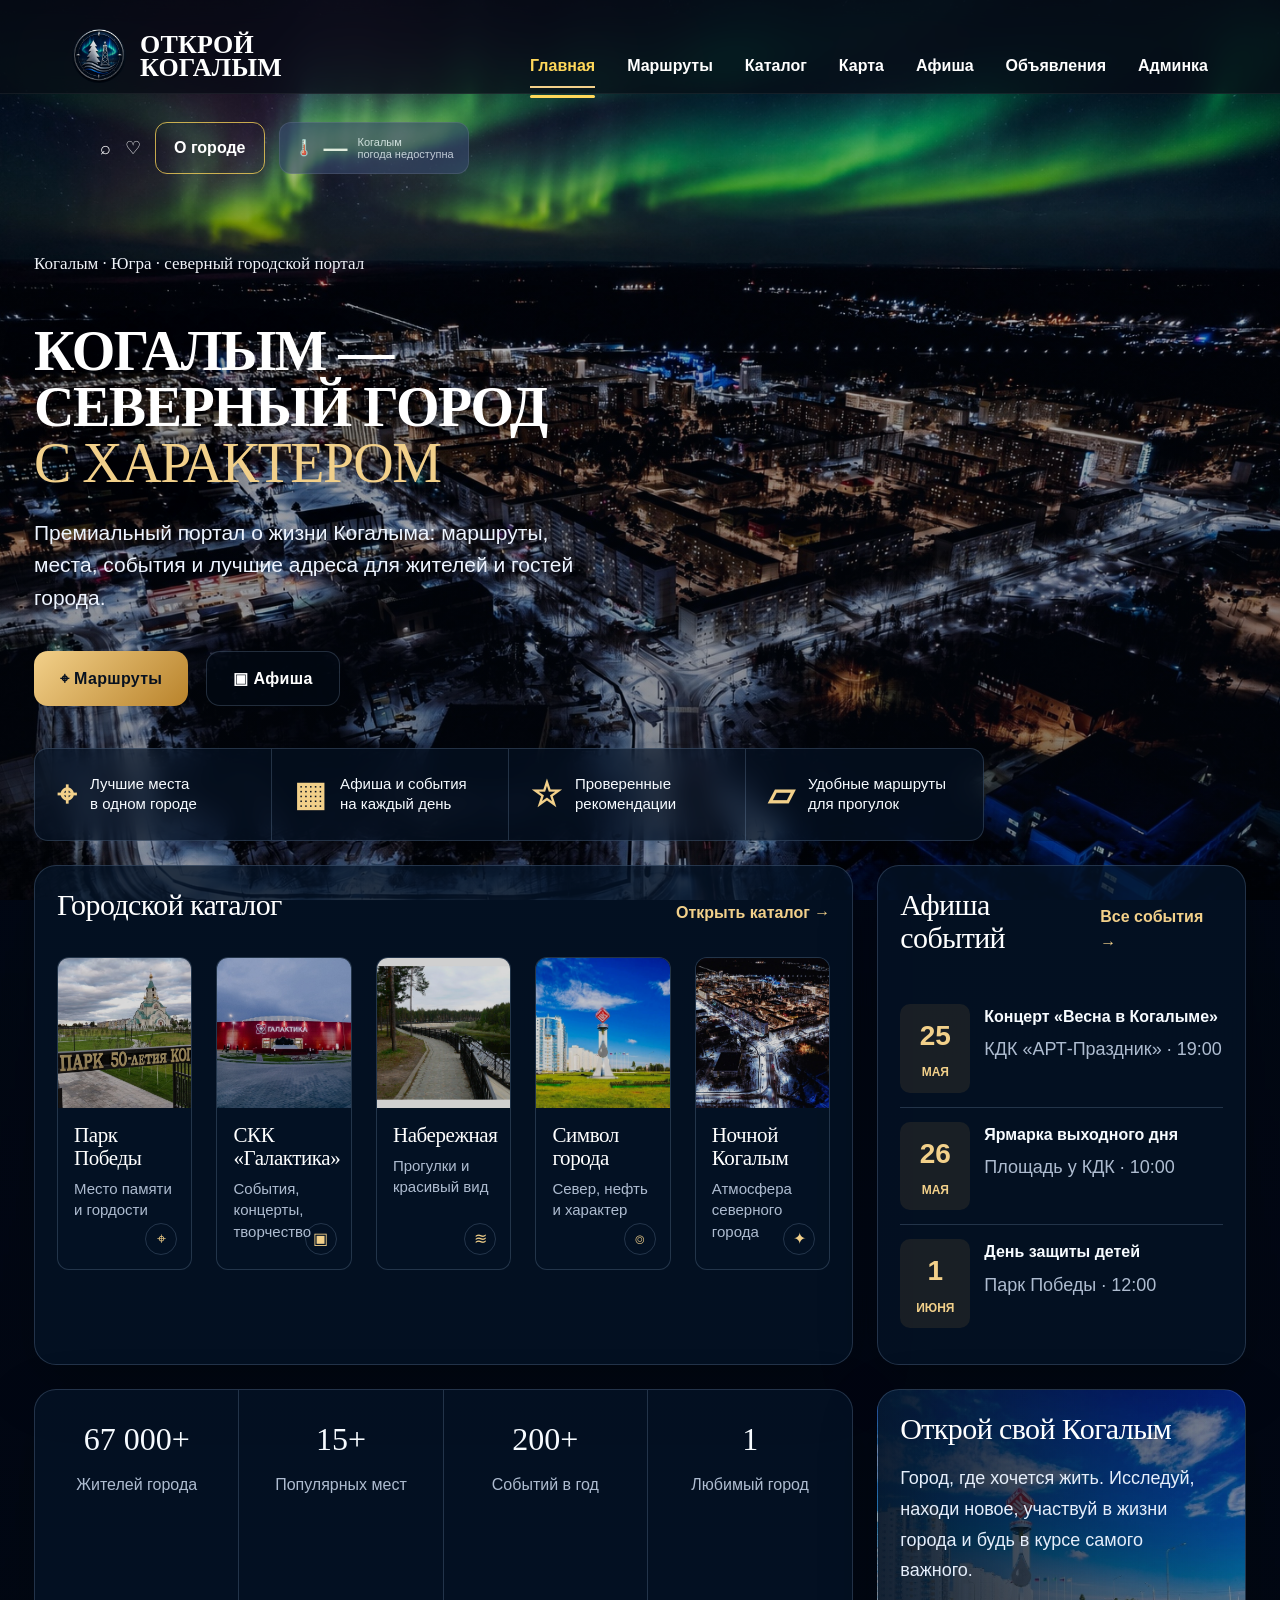
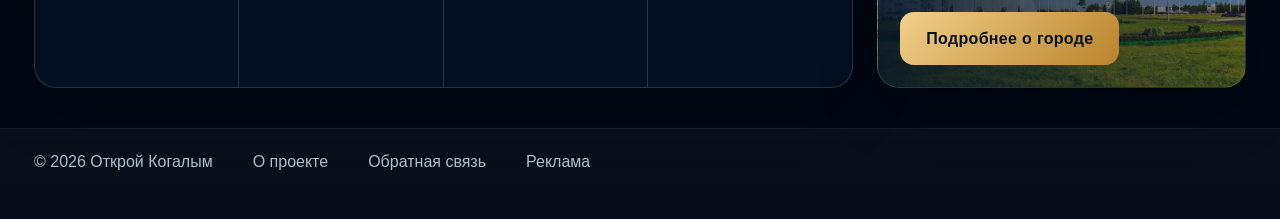
<file: index.html>
<!DOCTYPE html>
<html lang="ru">
<head>
  <meta charset="UTF-8" />
  <meta name="viewport" content="width=device-width, initial-scale=1.0" />
  <title>Открой Когалым</title>
  <link rel="stylesheet" href="style.css" />
</head>
<body>

<header class="header">
  <a class="brand" href="index.html">
    <img src="images/logo.png" alt="Открой Когалым">
    <span>ОТКРОЙ<br>КОГАЛЫМ</span>
  </a>

  <nav>
    <a class="active" href="index.html">Главная</a>
    <a href="routes.html">Маршруты</a>
    <a href="places.html">Каталог</a>
    <a href="map.html">Карта</a>
    <a href="events.html">Афиша</a>
    <a href="announcements.html">Объявления</a>
    <a href="admin.html">Админка</a>
  </nav>

  <div class="right-head">
    <span class="icon">⌕</span>
    <span class="icon">♡</span>
    <a class="about" href="about.html">О городе</a>
    <div class="weather weather--loading"><span>🌡️</span><b>…</b><small>Когалым<br>загрузка</small></div>
  </div>
</header>

<main>
  <section class="hero">
    <div class="hero-content">
      <p class="kicker">Когалым · Югра · северный городской портал</p>

      <h1>Когалым —<br>северный город<br><strong>с характером</strong></h1>

      <p class="lead">
        Премиальный портал о жизни Когалыма:
        маршруты, места, события и лучшие адреса
        для жителей и гостей города.
      </p>

      <div class="actions">
        <a class="btn gold" href="routes.html">⌖ Маршруты</a>
        <a class="btn dark" href="events.html">▣ Афиша</a>
      </div>

      <div class="features">
        <div><b>⌖</b><span>Лучшие места<br>в одном городе</span></div>
        <div><b>▦</b><span>Афиша и события<br>на каждый день</span></div>
        <div><b>☆</b><span>Проверенные<br>рекомендации</span></div>
        <div><b>▱</b><span>Удобные маршруты<br>для прогулок</span></div>
      </div>
    </div>
  </section>

  <section class="main-grid">
    <div class="places panel">
      <div class="section-head">
        <h2>Городской каталог</h2>
        <a href="places.html">Открыть каталог →</a>
      </div>

      <div class="cards">
        <article><img src="images/park.jpg"><h3>Парк Победы</h3><p>Место памяти и гордости</p><i>⌖</i></article>
        <article><img src="images/galaktika.jpg"><h3>СКК «Галактика»</h3><p>События, концерты, творчество</p><i>▣</i></article>
        <article><img src="images/embankment.jpg"><h3>Набережная</h3><p>Прогулки и красивый вид</p><i>≋</i></article>
        <article><img src="images/lukoil.webp"><h3>Символ города</h3><p>Север, нефть и характер</p><i>⌾</i></article>
        <article><img src="images/night.jpg"><h3>Ночной Когалым</h3><p>Атмосфера северного города</p><i>✦</i></article>
      </div>
    </div>

    <aside class="events panel">
      <div class="section-head">
        <h2>Афиша событий</h2>
        <a href="events.html">Все события →</a>
      </div>
      <div class="event"><time>25<small>МАЯ</small></time><div><b>Концерт «Весна в Когалыме»</b><p>КДК «АРТ-Праздник» · 19:00</p></div></div>
      <div class="event"><time>26<small>МАЯ</small></time><div><b>Ярмарка выходного дня</b><p>Площадь у КДК · 10:00</p></div></div>
      <div class="event"><time>1<small>ИЮНЯ</small></time><div><b>День защиты детей</b><p>Парк Победы · 12:00</p></div></div>
    </aside>

    <div class="stats panel">
      <div><b>67 000+</b><span>Жителей города</span></div>
      <div><b>15+</b><span>Популярных мест</span></div>
      <div><b>200+</b><span>Событий в год</span></div>
      <div><b>1</b><span>Любимый город</span></div>
    </div>

    <div class="city panel">
      <h2>Открой свой Когалым</h2>
      <p>Город, где хочется жить. Исследуй, находи новое, участвуй в жизни города и будь в курсе самого важного.</p>
      <a class="btn gold" href="about.html">Подробнее о городе</a>
    </div>
  </section>
</main>

<footer>
  <span>© 2026 Открой Когалым</span>
  <a href="about.html">О проекте</a>
  <a href="mailto:info@kogalym-portal.ru">Обратная связь</a>
  <a href="announcements.html">Реклама</a>
</footer>

<script src="weather.js"></script>
</body>
</html>
</file>
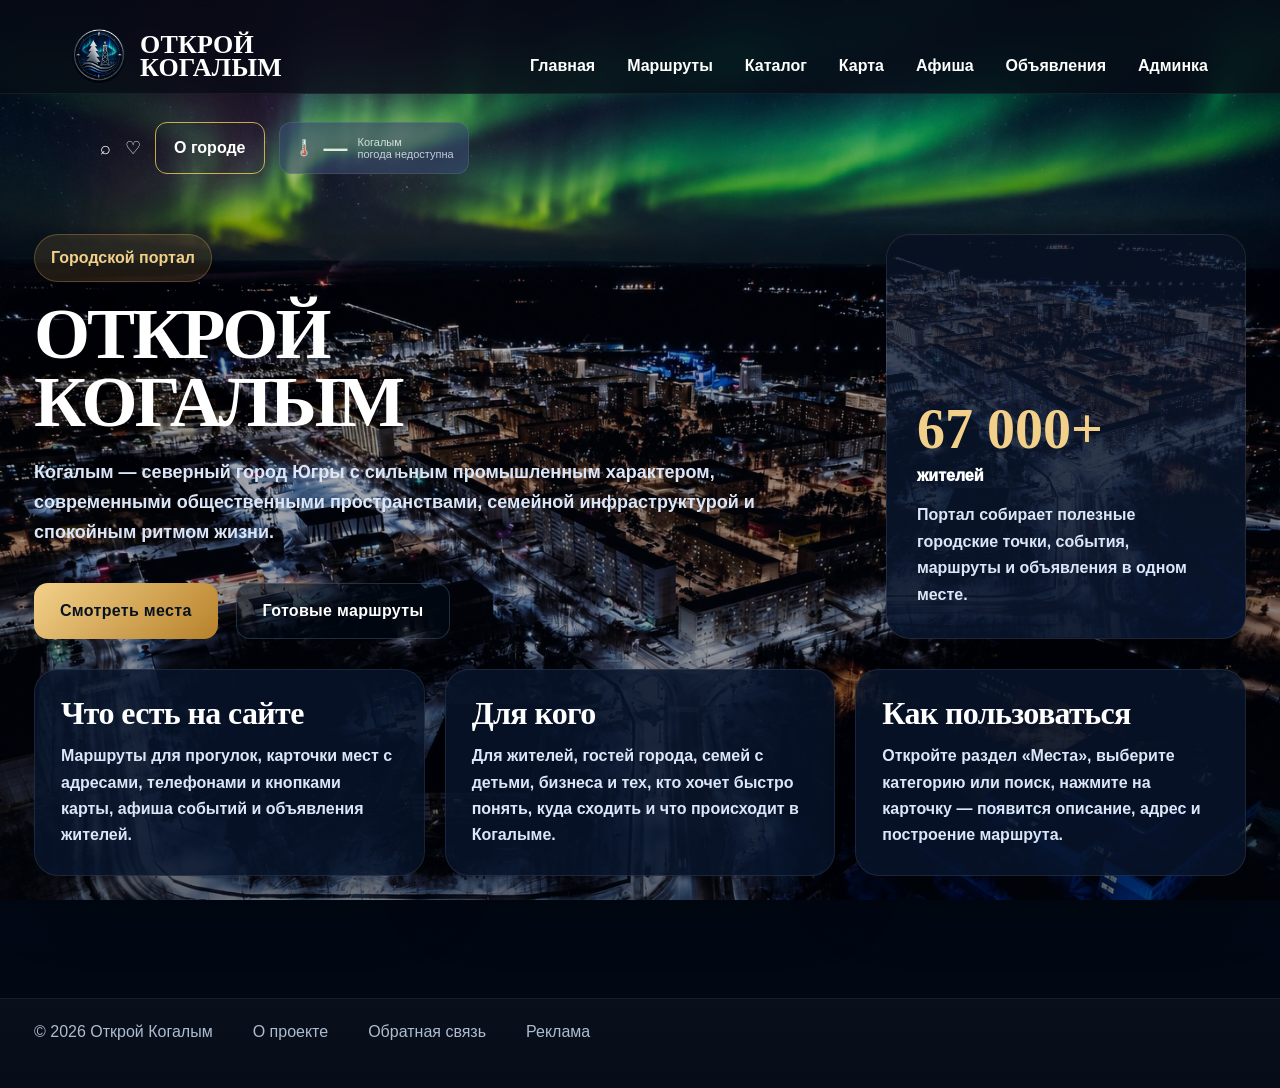
<file: about.html>
<!DOCTYPE html>
<html lang="ru">
<head>
  <meta charset="UTF-8">
  <meta name="viewport" content="width=device-width, initial-scale=1.0">
  <title>О городе — Открой Когалым</title>
  <link rel="stylesheet" href="style.css">
</head>
<body>
<header class="header">
  <a class="brand" href="index.html" aria-label="Открой Когалым">
    <img src="images/logo.png" alt="Открой Когалым">
    <span>ОТКРОЙ<br>КОГАЛЫМ</span>
  </a>
  <nav>
    <a href="index.html">Главная</a>
    <a href="routes.html">Маршруты</a>
    <a href="places.html">Каталог</a>
    <a href="map.html">Карта</a>
    <a href="events.html">Афиша</a>
    <a href="announcements.html">Объявления</a>
    <a href="admin.html">Админка</a>
  </nav>
  <div class="right-head">
    <span class="icon">⌕</span>
    <span class="icon">♡</span>
    <a class="about active" href="about.html">О городе</a>
    <div class="weather weather--loading"><span>🌡️</span><b>…</b><small>Когалым<br>загрузка</small></div>
  </div>
</header>

<main class="about-page page-shell">
  <section class="about-hero">
    <div>
      <span class="about-kicker">Городской портал</span>
      <h1>Открой<br>Когалым</h1>
      <p>Когалым — северный город Югры с сильным промышленным характером, современными общественными пространствами, семейной инфраструктурой и спокойным ритмом жизни.</p>
      <div class="actions">
        <a class="btn gold" href="places.html">Смотреть места</a>
        <a class="btn dark" href="routes.html">Готовые маршруты</a>
      </div>
    </div>
    <aside class="about-card">
      <b>67 000+</b>
      <span>жителей</span>
      <p>Портал собирает полезные городские точки, события, маршруты и объявления в одном месте.</p>
    </aside>
  </section>

  <section class="about-grid">
    <article>
      <h2>Что есть на сайте</h2>
      <p>Маршруты для прогулок, карточки мест с адресами, телефонами и кнопками карты, афиша событий и объявления жителей.</p>
    </article>
    <article>
      <h2>Для кого</h2>
      <p>Для жителей, гостей города, семей с детьми, бизнеса и тех, кто хочет быстро понять, куда сходить и что происходит в Когалыме.</p>
    </article>
    <article>
      <h2>Как пользоваться</h2>
      <p>Откройте раздел «Места», выберите категорию или поиск, нажмите на карточку — появится описание, адрес и построение маршрута.</p>
    </article>
  </section>
</main>

<footer>
  <span>© 2026 Открой Когалым</span>
  <a href="about.html">О проекте</a>
  <a href="mailto:info@kogalym-portal.ru">Обратная связь</a>
  <a href="announcements.html">Реклама</a>
</footer>
<script src="weather.js"></script>
</body>
</html>
</file>
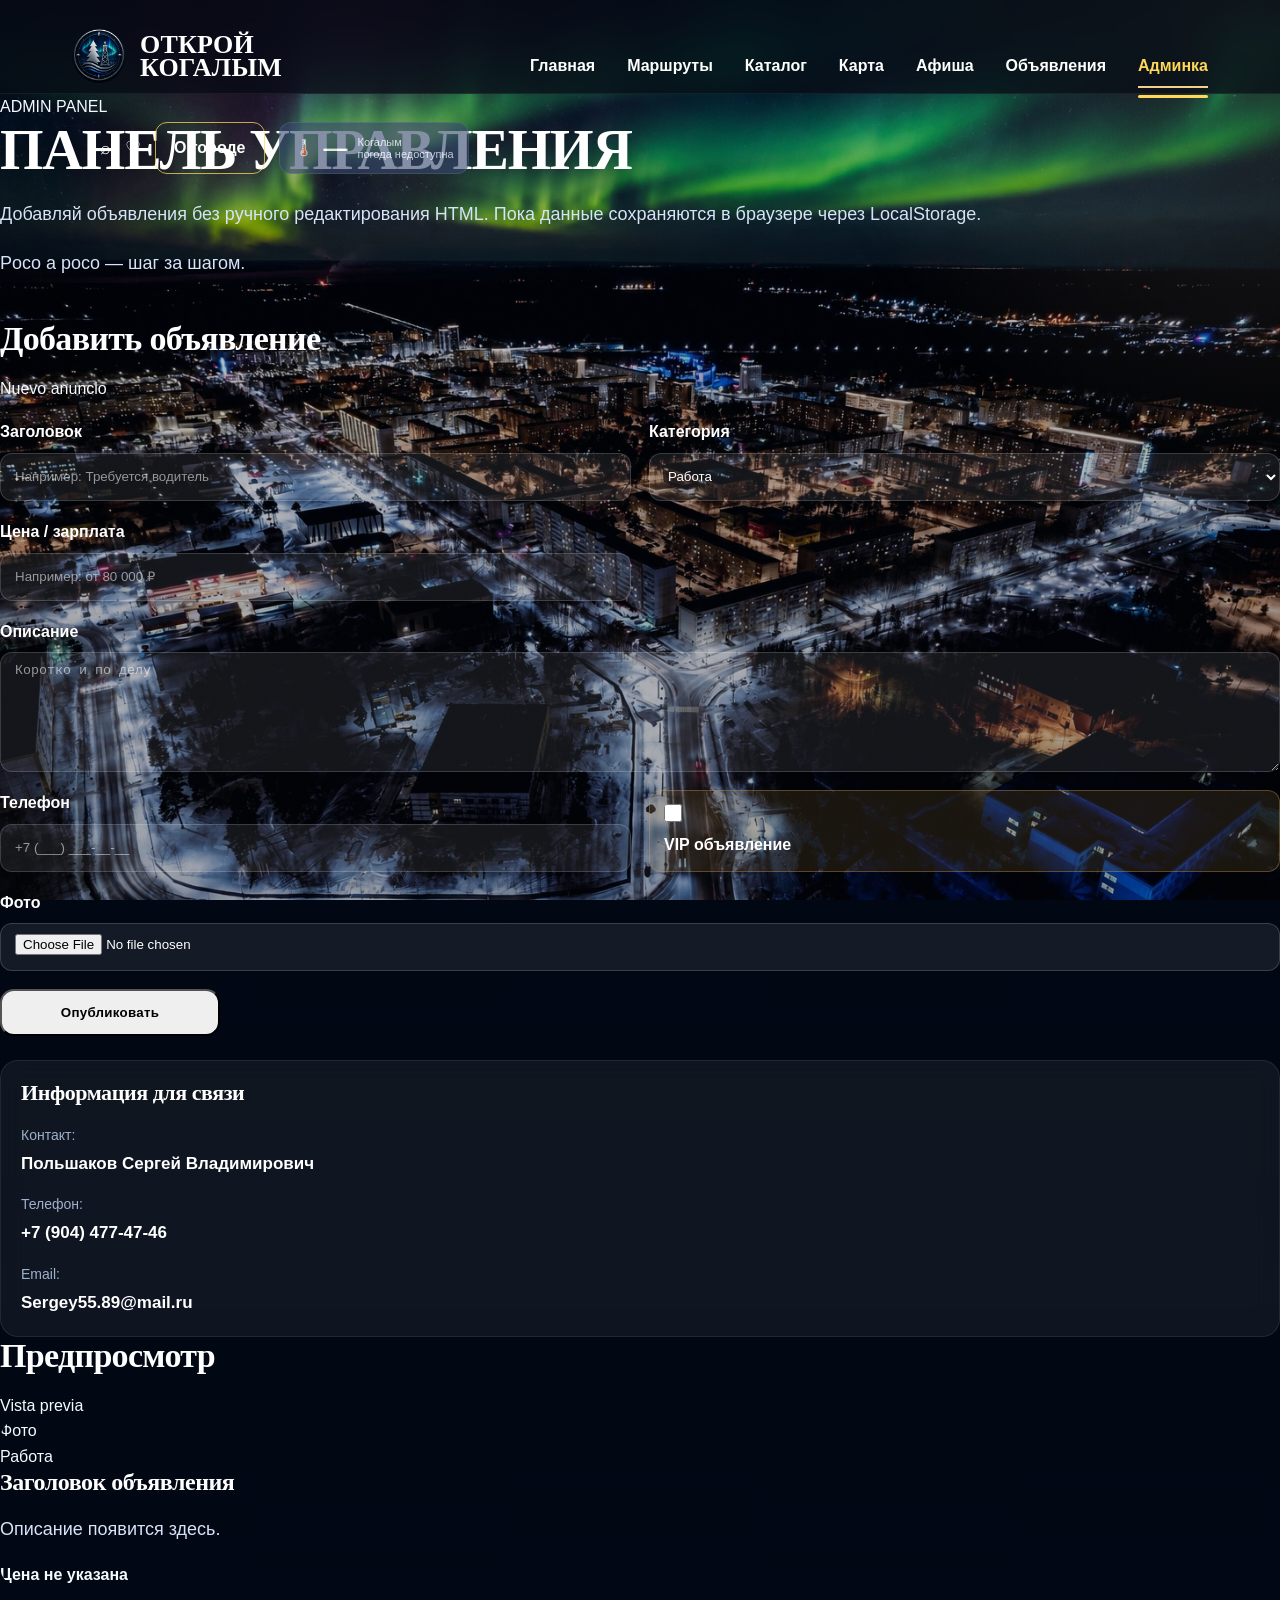
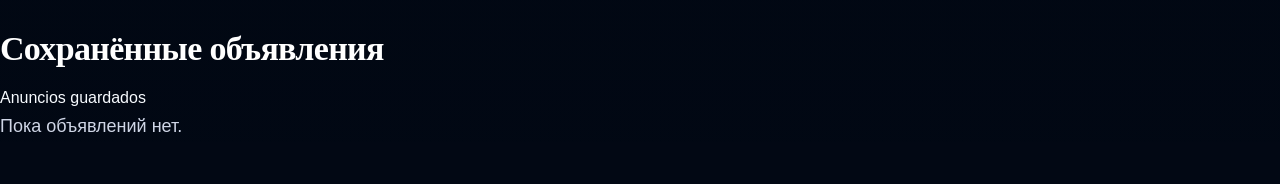
<file: admin.html>
<!DOCTYPE html>
<html lang="ru">
<head>
  <meta charset="UTF-8" />
  <meta name="viewport" content="width=device-width, initial-scale=1.0" />
  <title>Админка | Открой Когалым</title>
  <link rel="stylesheet" href="style.css" />
  <link rel="stylesheet" href="admin-patch-final.css" />
</head>
<body>
  <div class="page-bg"></div>

  <header class="header">
    <a class="brand" href="index.html" aria-label="Открой Когалым">
      <img src="images/logo.png" alt="Открой Когалым" />
      <span>ОТКРОЙ<br>КОГАЛЫМ</span>
    </a>

    <nav>
      <a href="index.html">Главная</a>
      <a href="routes.html">Маршруты</a>
      <a href="places.html">Каталог</a>
    <a href="map.html">Карта</a>
      <a href="events.html">Афиша</a>
      <a href="announcements.html">Объявления</a>
      <a class="active" href="admin.html">Админка</a>
    </nav>

    <div class="right-head">
      <span class="icon">⌕</span>
      <span class="icon">♡</span>
      <a class="about" href="about.html">О городе</a>
      <div class="weather weather--loading"><span>🌡️</span><b>…</b><small>Когалым<br>загрузка</small></div>
    </div>
  </header>

  <div class="admin-wrap">
    <main class="admin-page">
      <section class="admin-hero">
        <span class="admin-eyebrow">ADMIN PANEL</span>
        <h1>Панель управления</h1>
        <p>Добавляй объявления без ручного редактирования HTML. Пока данные сохраняются в браузере через LocalStorage.</p>
        <p class="es">Poco a poco — шаг за шагом.</p>
      </section>

      <section class="admin-grid">
        <form class="admin-card admin-form admin-form-fixed" id="adminForm">
          <div class="admin-card-head">
            <div>
              <h2>Добавить объявление</h2>
              <span>Nuevo anuncio</span>
            </div>
          </div>

          <label>
            Заголовок
            <input id="adTitle" type="text" placeholder="Например: Требуется водитель" required />
          </label>

          <label>
            Категория
            <select id="adCategory">
              <option value="Работа">Работа</option>
              <option value="Услуги">Услуги</option>
              <option value="Аренда">Аренда</option>
              <option value="Продажа">Продажа</option>
              <option value="Другое">Другое</option>
            </select>
          </label>

          <label>
            Цена / зарплата
            <input id="adPrice" type="text" placeholder="Например: от 80 000 ₽" />
          </label>

          <label>
            Описание
            <textarea id="adDescription" placeholder="Коротко и по делу" rows="5" required></textarea>
          </label>


          <label>
            Телефон
            <input id="adPhone" type="tel" placeholder="+7 (___) ___-__-__" />
          </label>

          <label class="admin-vip-row">
            <input id="adVip" type="checkbox" />
            <span>VIP объявление</span>
          </label>

          <label>
            Фото
            <input id="adPhoto" type="file" accept="image/*" />
          </label>

          <button class="admin-submit" type="submit">Опубликовать</button>
        </form>

<div class="contact-owner-box">
  <h3>Информация для связи</h3>

  <div class="contact-owner-item">
    <span>Контакт:</span>
    <strong>Польшаков Сергей Владимирович</strong>
  </div>

  <div class="contact-owner-item">
    <span>Телефон:</span>
    <a href="tel:+79044774746">+7 (904) 477-47-46</a>
  </div>

  <div class="contact-owner-item">
    <span>Email:</span>
    <a href="mailto:Sergey55.89@mail.ru">Sergey55.89@mail.ru</a>
  </div>
</div>


        <aside class="admin-card admin-preview">
          <div class="admin-card-head">
            <div>
              <h2>Предпросмотр</h2>
              <span>Vista previa</span>
            </div>
          </div>

          <article class="preview-card">
            <div class="preview-image" id="previewImage">Фото</div>
            <div class="preview-body">
              <span class="preview-category" id="previewCategory">Работа</span>
              <h3 id="previewTitle">Заголовок объявления</h3>
              <p id="previewDescription">Описание появится здесь.</p>
              <strong id="previewPrice">Цена не указана</strong>
            </div>
          </article>
        </aside>
      </section>

      <section class="admin-card saved-list">
        <div class="admin-card-head">
          <h2>Сохранённые объявления</h2>
          <span>Anuncios guardados</span>
        </div>
        <div id="savedAds" class="saved-ads"></div>
      </section>
    </main>
  </div>

  <script src="main.js"></script>
  <script src="admin-patch.js"></script>
<script src="weather.js"></script>
</body>
</html>
</file>
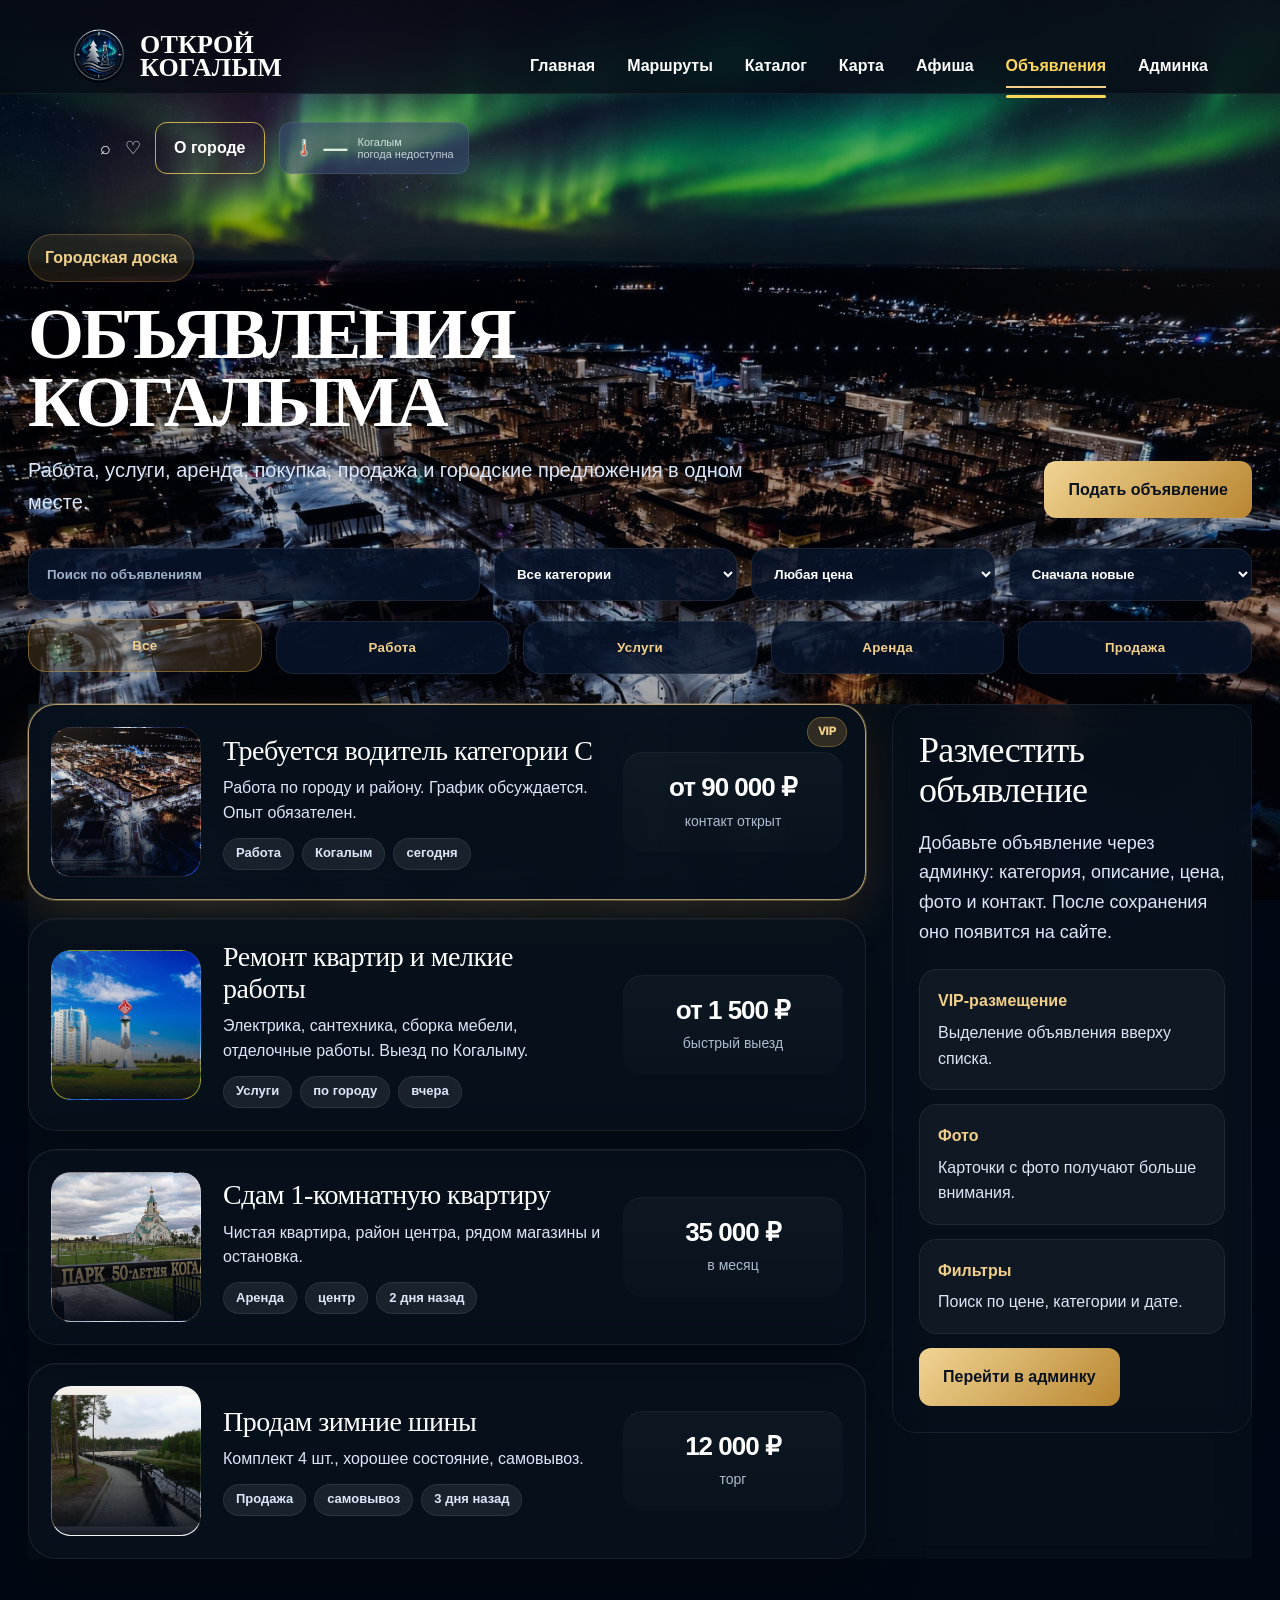
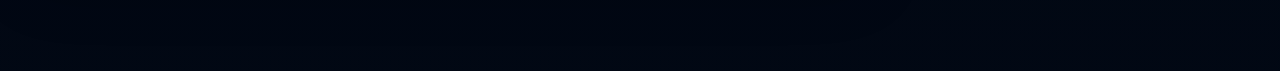
<file: announcements.html>
<!DOCTYPE html>
<html lang="ru">
<head>
  <meta charset="UTF-8">
  <meta name="viewport" content="width=device-width, initial-scale=1.0">
  <title>Объявления — Открой Когалым</title>
  <link rel="stylesheet" href="style.css?v=11">
</head>
<body>
<header class="header">
  <a class="brand" href="index.html" aria-label="Открой Когалым">
    <img src="images/logo.png" alt="Открой Когалым">
    <span>ОТКРОЙ<br>КОГАЛЫМ</span>
  </a>

  <nav>
    <a href="index.html">Главная</a>
    <a href="routes.html">Маршруты</a>
    <a href="places.html">Каталог</a>
    <a href="map.html">Карта</a>
    <a href="events.html">Афиша</a>
    <a class="active" href="announcements.html">Объявления</a>
    <a href="admin.html">Админка</a>
  </nav>

  <div class="right-head">
    <span class="icon">⌕</span>
    <span class="icon">♡</span>
    <a class="about" href="about.html">О городе</a>
    <div class="weather weather--loading"><span>🌡️</span><b>…</b><small>Когалым<br>загрузка</small></div>
  </div>
</header>

<main class="ann-page">
  <div class="ann-container">
    <div class="ann-badge">Городская доска</div>

    <section class="ann-top">
      <div>
        <h1>ОБЪЯВЛЕНИЯ<br>КОГАЛЫМА</h1>
        <p class="ann-lead">Работа, услуги, аренда, покупка, продажа и городские предложения в одном месте.</p>
      </div>
      <a class="ann-add-btn" href="admin.html">Подать объявление</a>
    </section>

    <section class="ann-search-panel" aria-label="Фильтры объявлений">
      <input id="searchInput" type="search" placeholder="Поиск по объявлениям" autocomplete="off">
      <select id="categorySelect">
        <option value="all">Все категории</option>
        <option value="work">Работа</option>
        <option value="service">Услуги</option>
        <option value="rent">Аренда</option>
        <option value="sale">Продажа</option>
        <option value="lost">Находки</option>
      </select>
      <select id="priceSelect" aria-label="Цена">
        <option value="all">Любая цена</option>
        <option value="5000">До 5 000 ₽</option>
        <option value="50000">До 50 000 ₽</option>
      </select>
      <select id="sortSelect" aria-label="Сортировка">
        <option value="new">Сначала новые</option>
        <option value="cheap">Сначала дешевые</option>
        <option value="vip">VIP сверху</option>
      </select>
    </section>

    <section class="ann-categories" aria-label="Категории">
      <button class="ann-cat active" type="button" data-filter="all">Все</button>
      <button class="ann-cat" type="button" data-filter="work">Работа</button>
      <button class="ann-cat" type="button" data-filter="service">Услуги</button>
      <button class="ann-cat" type="button" data-filter="rent">Аренда</button>
      <button class="ann-cat" type="button" data-filter="sale">Продажа</button>
    </section>

    <section class="ann-board">
      <div>
        <div class="ann-list" id="annList">
          <article class="ann-item vip" data-category="work" data-title="Требуется водитель категории C" data-description="Работа по городу и району. График обсуждается. Опыт обязателен." data-price="от 90 000 ₽" data-location="Когалым" data-date="сегодня" data-image="images/night.jpg">
            <div class="vip-label">VIP</div>
            <div class="ann-thumb" style="background-image:url('images/night.jpg')"></div>
            <div class="ann-item-body">
              <h2>Требуется водитель категории C</h2>
              <p>Работа по городу и району. График обсуждается. Опыт обязателен.</p>
              <div class="ann-meta"><span>Работа</span><span>Когалым</span><span>сегодня</span></div>
            </div>
            <div class="ann-price"><b>от 90 000 ₽</b><span>контакт открыт</span></div>
          </article>

          <article class="ann-item" data-category="service" data-title="Ремонт квартир и мелкие работы" data-description="Электрика, сантехника, сборка мебели, отделочные работы. Выезд по Когалыму." data-price="от 1 500 ₽" data-location="по городу" data-date="вчера" data-image="images/lukoil.webp">
            <div class="ann-thumb" style="background-image:url('images/lukoil.webp')"></div>
            <div class="ann-item-body">
              <h2>Ремонт квартир и мелкие работы</h2>
              <p>Электрика, сантехника, сборка мебели, отделочные работы. Выезд по Когалыму.</p>
              <div class="ann-meta"><span>Услуги</span><span>по городу</span><span>вчера</span></div>
            </div>
            <div class="ann-price"><b>от 1 500 ₽</b><span>быстрый выезд</span></div>
          </article>

          <article class="ann-item" data-category="rent" data-title="Сдам 1-комнатную квартиру" data-description="Чистая квартира, район центра, рядом магазины и остановка." data-price="35 000 ₽" data-location="центр" data-date="2 дня назад" data-image="images/park.jpg">
            <div class="ann-thumb" style="background-image:url('images/park.jpg')"></div>
            <div class="ann-item-body">
              <h2>Сдам 1-комнатную квартиру</h2>
              <p>Чистая квартира, район центра, рядом магазины и остановка.</p>
              <div class="ann-meta"><span>Аренда</span><span>центр</span><span>2 дня назад</span></div>
            </div>
            <div class="ann-price"><b>35 000 ₽</b><span>в месяц</span></div>
          </article>

          <article class="ann-item" data-category="sale" data-title="Продам зимние шины" data-description="Комплект 4 шт., хорошее состояние, самовывоз." data-price="12 000 ₽" data-location="самовывоз" data-date="3 дня назад" data-image="images/embankment.jpg">
            <div class="ann-thumb" style="background-image:url('images/embankment.jpg')"></div>
            <div class="ann-item-body">
              <h2>Продам зимние шины</h2>
              <p>Комплект 4 шт., хорошее состояние, самовывоз.</p>
              <div class="ann-meta"><span>Продажа</span><span>самовывоз</span><span>3 дня назад</span></div>
            </div>
            <div class="ann-price"><b>12 000 ₽</b><span>торг</span></div>
          </article>
        </div>

        <div class="ann-empty" id="empty">По этому фильтру объявлений пока нет.</div>
      </div>

      <aside class="ann-side">
        <h2>Разместить объявление</h2>
        <p>Добавьте объявление через админку: категория, описание, цена, фото и контакт. После сохранения оно появится на сайте.</p>
        <div class="ann-side-box"><b>VIP-размещение</b><span>Выделение объявления вверху списка.</span></div>
        <div class="ann-side-box"><b>Фото</b><span>Карточки с фото получают больше внимания.</span></div>
        <div class="ann-side-box"><b>Фильтры</b><span>Поиск по цене, категории и дате.</span></div>
        <a class="ann-add-btn" href="admin.html">Перейти в админку</a>
      </aside>
    </section>
  </div>
</main>

<div class="ad-modal" id="adModal" aria-hidden="true">
  <div class="ad-modal-box" role="dialog" aria-modal="true" aria-labelledby="adModalTitle">
    <button class="ad-close" id="adClose" type="button" aria-label="Закрыть">×</button>
    <div class="ad-modal-image" id="adModalImage"></div>
    <div class="ad-modal-content">
      <div class="ad-modal-category" id="adModalCategory">Объявление</div>
      <h2 id="adModalTitle"></h2>
      <p id="adModalDescription"></p>
      <div class="ad-modal-info">
        <div><span>Цена</span><b id="adModalPrice"></b></div>
        <div><span>Город</span><b id="adModalLocation"></b></div>
        <div><span>Дата</span><b id="adModalDate"></b></div>
        <div><span>Контакт</span><b>открыт</b></div>
      </div>
      <button class="ad-modal-phone" type="button">☎ Показать телефон</button>
    </div>
  </div>
</div>


<div class="submit-contact-modal" id="submitContactModal" aria-hidden="true">
  <div class="submit-contact-modal__box" role="dialog" aria-modal="true" aria-labelledby="submitContactTitle">
    <button class="submit-contact-modal__close" id="submitContactClose" type="button" aria-label="Закрыть">×</button>

    <div class="submit-contact-modal__badge">Подать объявление</div>

    <h2 id="submitContactTitle">Информация для связи</h2>

    <p class="submit-contact-modal__text">
      Чтобы разместить объявление, свяжитесь с администратором сайта.
    </p>

    <div class="submit-contact-modal__info">
      <div>
        <span>Контакт</span>
        <strong>Польшаков Сергей Владимирович</strong>
      </div>

      <div>
        <span>Телефон</span>
        <a href="tel:+79044774746">+7 (904) 477-47-46</a>
      </div>

      <div>
        <span>Email</span>
        <a href="mailto:Sergey55.89@mail.ru">Sergey55.89@mail.ru</a>
      </div>
    </div>

    <div class="submit-contact-modal__actions">
      <a class="submit-contact-modal__call" href="tel:+79044774746">Позвонить</a>
      <a class="submit-contact-modal__mail" href="mailto:Sergey55.89@mail.ru">Написать на Email</a>
    </div>
  </div>
</div>

<script src="announcements.js"></script>
<script src="contact-popup.js"></script>
<script src="weather.js"></script>
</body>
</html>
</file>
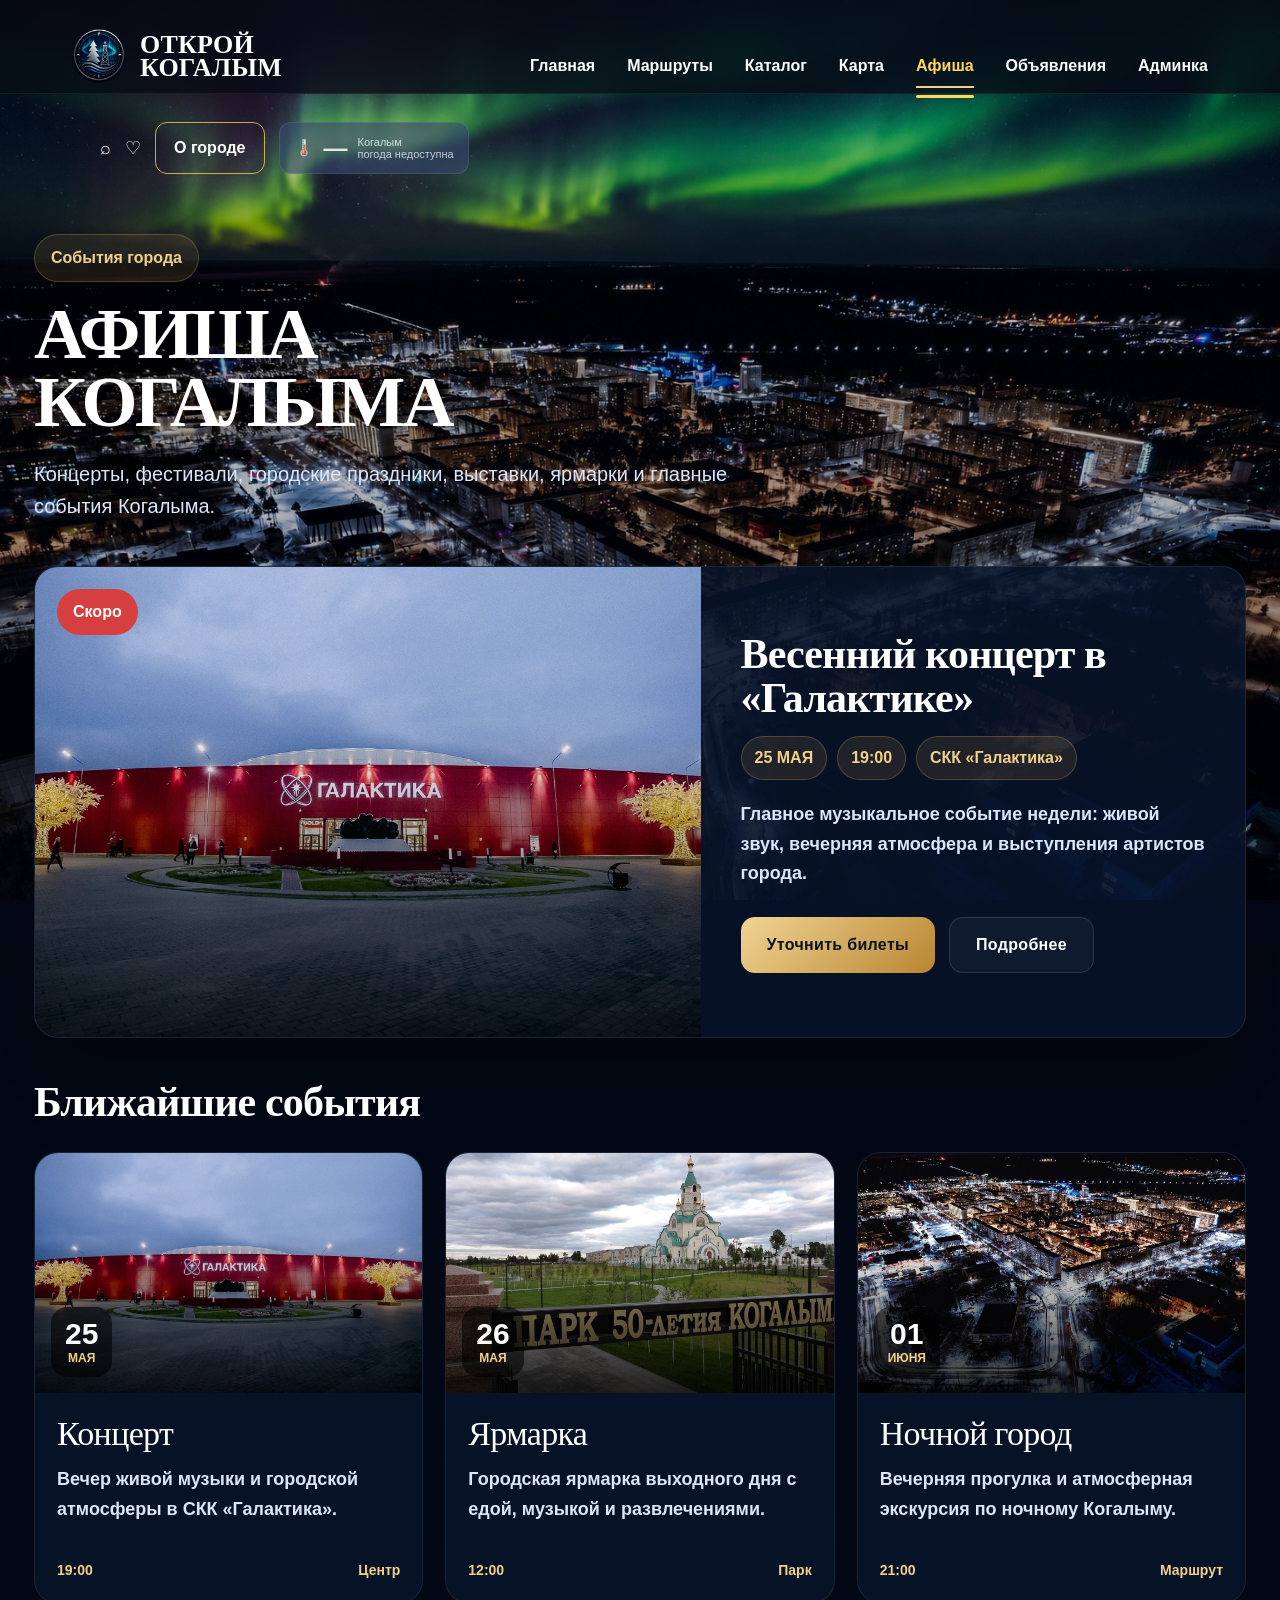
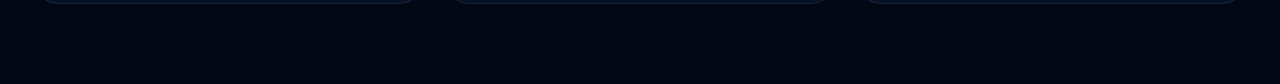
<file: events.html>
<!DOCTYPE html>
<html lang="ru">
<head>
<meta charset="UTF-8">
<meta name="viewport" content="width=device-width, initial-scale=1.0">
<title>Афиша — Открой Когалым</title>
<link rel="stylesheet" href="style.css">
<style>

body{margin:0;background:#020814;color:white;font-family:Arial,sans-serif}

.events-page{
min-height:100vh;
padding:54px 28px 70px;
background:transparent;
}

.container{max-width:1450px;margin:0 auto}

.badge{
display:inline-flex;padding:10px 16px;border-radius:999px;
background:rgba(214,162,75,.12);
border:1px solid rgba(214,162,75,.28);
color:#f2d08a;font-weight:800;margin-bottom:18px
}

h1{
font-family:Georgia,serif;
font-size:82px;
line-height:.92;
font-weight:500;
margin:0 0 18px;
}

.top-text{
max-width:760px;
font-size:20px;
line-height:1.6;
color:#dbe6f8;
margin-bottom:44px;
}

.hero-event{
display:grid;
grid-template-columns:1.1fr .9fr;
overflow:hidden;
border-radius:28px;
background:rgba(8,20,42,.88);
border:1px solid rgba(255,255,255,.08);
box-shadow:0 30px 80px rgba(0,0,0,.35);
margin-bottom:42px;
}

.hero-image{
min-height:470px;
background:url('images/galaktika.jpg') center/cover;
position:relative;
}

.hero-image:after{
content:"";
position:absolute;
inset:0;
background:linear-gradient(180deg,transparent 35%,rgba(0,0,0,.76));
}

.live{
position:absolute;
top:22px;
left:22px;
z-index:2;
padding:10px 16px;
border-radius:999px;
background:#d63f3f;
font-weight:900;
}

.hero-content{
padding:40px;
display:flex;
flex-direction:column;
justify-content:center;
}

.hero-content h2{
font-family:Georgia,serif;
font-size:58px;
font-weight:500;
margin:0 0 16px;
}

.meta{
display:flex;
gap:10px;
flex-wrap:wrap;
margin-bottom:20px;
}

.meta span{
padding:8px 13px;
border-radius:999px;
background:rgba(214,162,75,.12);
border:1px solid rgba(214,162,75,.28);
color:#f2d08a;
font-weight:800;
}

.hero-content p{
font-size:18px;
line-height:1.7;
color:#dce8f8;
margin-bottom:28px;
}

.buttons{display:flex;gap:14px;flex-wrap:wrap}

.btn{
padding:15px 24px;
border-radius:12px;
font-weight:900;
text-decoration:none;
transition:.25s;
}

.btn:hover{transform:translateY(-3px)}

.gold{
background:linear-gradient(135deg,#f1d493,#b88631);
color:#08111f;
}

.dark{
background:rgba(255,255,255,.04);
border:1px solid rgba(255,255,255,.12);
color:#fff;
}

.section-title{
font-family:Georgia,serif;
font-size:48px;
margin:0 0 28px;
}

.events-grid{
display:grid;
grid-template-columns:repeat(3,1fr);
gap:22px;
}

.event-card{
background:rgba(8,20,42,.86);
border-radius:24px;
overflow:hidden;
border:1px solid rgba(255,255,255,.08);
transition:.28s;
backdrop-filter:blur(14px);
}

.event-card:hover{
transform:translateY(-10px);
box-shadow:0 24px 60px rgba(0,0,0,.36);
border-color:rgba(214,162,75,.32);
}

.event-image{
height:240px;
background-size:cover;
background-position:center;
position:relative;
}

.event-image:after{
content:"";
position:absolute;
inset:0;
background:linear-gradient(180deg,transparent 35%,rgba(0,0,0,.82));
}

.date{
position:absolute;
left:16px;
bottom:16px;
z-index:2;
padding:12px 14px;
border-radius:16px;
background:rgba(0,0,0,.58);
font-weight:900;
text-align:center;
line-height:1;
}

.date b{display:block;font-size:30px}
.date span{font-size:12px;color:#f2d08a}

.event-content{
padding:22px;
min-height:210px;
display:flex;
flex-direction:column;
}

.event-content h3{
font-family:Georgia,serif;
font-size:34px;
font-weight:500;
margin:0 0 12px;
}

.event-content p{
color:#dbe6f8;
line-height:1.65;
font-size:16px;
margin-bottom:18px;
flex:1;
}

.bottom{
display:flex;
justify-content:space-between;
font-size:14px;
color:#f2d08a;
font-weight:800;
}

@media(max-width:1150px){
.hero-event{grid-template-columns:1fr}
.events-grid{grid-template-columns:1fr}
}

</style>
</head>
<body>

<header class="header">
  <a class="brand" href="index.html">
    <img src="images/logo.png" alt="Открой Когалым">
    <span>ОТКРОЙ<br>КОГАЛЫМ</span>
  </a>

  <nav>
    <a href="index.html">Главная</a>
    <a href="routes.html">Маршруты</a>
    <a href="places.html">Каталог</a>
    <a href="map.html">Карта</a>
    <a class="active" href="events.html">Афиша</a>
    <a href="announcements.html">Объявления</a>
    <a href="admin.html">Админка</a>
  </nav>

  <div class="right-head">
    <span class="icon">⌕</span>
    <span class="icon">♡</span>
    <a class="about" href="about.html">О городе</a>

    <div class="weather weather--loading"><span>🌡️</span><b>…</b><small>Когалым<br>загрузка</small></div>
  </div>
</header>



<main class="events-page">
<div class="container">

<div class="badge">События города</div>

<h1>АФИША<br>КОГАЛЫМА</h1>

<div class="top-text">
Концерты, фестивали, городские праздники, выставки,
ярмарки и главные события Когалыма.
</div>

<section class="hero-event" id="spring-concert">
<div class="hero-image">
<div class="live">Скоро</div>
</div>

<div class="hero-content">
<h2>Весенний концерт в «Галактике»</h2>

<div class="meta">
<span>25 МАЯ</span>
<span>19:00</span>
<span>СКК «Галактика»</span>
</div>

<p>
Главное музыкальное событие недели:
живой звук, вечерняя атмосфера и выступления артистов города.
</p>

<div class="buttons">
<a class="btn gold" href="mailto:info@kogalym-portal.ru?subject=Билеты%20на%20весенний%20концерт">Уточнить билеты</a>
<a class="btn dark" href="#spring-concert">Подробнее</a>
</div>
</div>
</section>

<h2 class="section-title">Ближайшие события</h2>

<div class="events-grid">

<div class="event-card">
<div class="event-image" style="background-image:url('images/galaktika.jpg')">
<div class="date"><b>25</b><span>МАЯ</span></div>
</div>
<div class="event-content">
<h3>Концерт</h3>
<p>Вечер живой музыки и городской атмосферы в СКК «Галактика».</p>
<div class="bottom"><span>19:00</span><span>Центр</span></div>
</div>
</div>

<div class="event-card">
<div class="event-image" style="background-image:url('images/park.jpg')">
<div class="date"><b>26</b><span>МАЯ</span></div>
</div>
<div class="event-content">
<h3>Ярмарка</h3>
<p>Городская ярмарка выходного дня с едой, музыкой и развлечениями.</p>
<div class="bottom"><span>12:00</span><span>Парк</span></div>
</div>
</div>

<div class="event-card">
<div class="event-image" style="background-image:url('images/night.jpg')">
<div class="date"><b>01</b><span>ИЮНЯ</span></div>
</div>
<div class="event-content">
<h3>Ночной город</h3>
<p>Вечерняя прогулка и атмосферная экскурсия по ночному Когалыму.</p>
<div class="bottom"><span>21:00</span><span>Маршрут</span></div>
</div>
</div>

</div>

</div>
</main>

<script src="weather.js"></script>
</body>
</html>
</file>
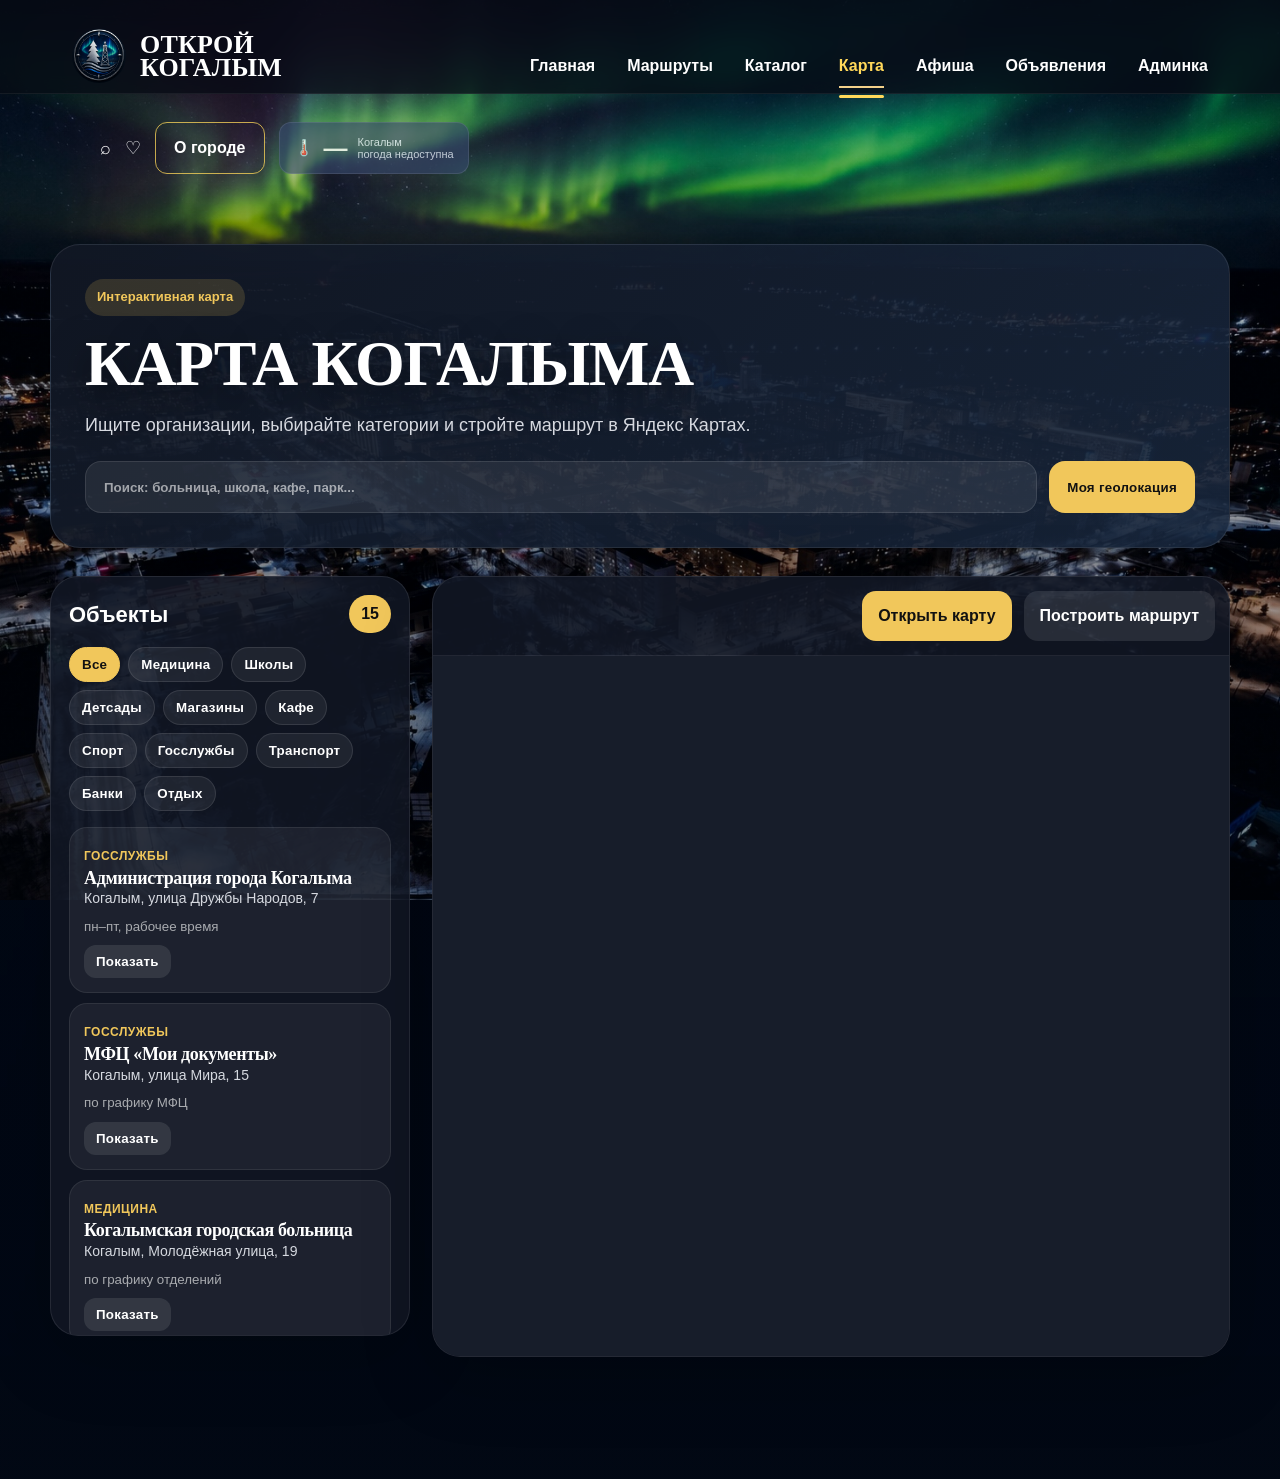
<file: map.html>
<!DOCTYPE html>
<html lang="ru">
<head>
  <meta charset="UTF-8">
  <meta name="viewport" content="width=device-width, initial-scale=1.0">
  <title>Карта Когалыма — Открой Когалым</title>
  <meta name="description" content="Интерактивная карта Когалыма: организации, категории, поиск, карта и маршрут.">
  <link rel="stylesheet" href="style.css">
</head>
<body>
<header class="header">
  <a class="brand" href="index.html" aria-label="Открой Когалым">
    <img src="images/logo.png" alt="Открой Когалым">
    <span>ОТКРОЙ<br>КОГАЛЫМ</span>
  </a>
  <nav>
    <a href="index.html">Главная</a>
    <a href="routes.html">Маршруты</a>
    <a href="places.html">Каталог</a>
    <a class="active" href="map.html">Карта</a>
    <a href="events.html">Афиша</a>
    <a href="announcements.html">Объявления</a>
    <a href="admin.html">Админка</a>
  </nav>
  <div class="right-head">
    <span class="icon">⌕</span>
    <span class="icon">♡</span>
    <a class="about" href="about.html">О городе</a>
    <div class="weather weather--loading"><span>🌡️</span><b>…</b><small>Когалым<br>загрузка</small></div>
  </div>
</header>

<main class="city-map-page">
  <section class="city-map-hero">
    <span>Интерактивная карта</span>
    <h1>Карта Когалыма</h1>
    <p>Ищите организации, выбирайте категории и стройте маршрут в Яндекс Картах.</p>
    <div class="city-map-search">
      <input id="mapSearch" type="search" placeholder="Поиск: больница, школа, кафе, парк..." autocomplete="off">
      <button id="geoBtn" type="button">Моя геолокация</button>
    </div>
  </section>

  <section class="city-map-layout">
    <aside class="city-map-sidebar">
      <div class="city-map-sidebar-head"><b>Объекты</b><span id="mapCount">0</span></div>
      <div class="map-filters" id="mapFilters"></div>
      <div class="map-point-list" id="mapPointList"></div>
    </aside>
    <section class="city-map-panel">
      <div class="city-map-actions">
        <a id="openMapLink" href="https://yandex.ru/maps/?text=Когалым" target="_blank" rel="noopener">Открыть карту</a>
        <a id="routeMapLink" href="https://yandex.ru/maps/?rtext=~Когалым&rtt=auto" target="_blank" rel="noopener">Построить маршрут</a>
      </div>
      <iframe id="cityMapFrame" title="Карта Когалыма" src="https://yandex.ru/map-widget/v1/?text=Когалым&z=12" loading="lazy" referrerpolicy="no-referrer-when-downgrade"></iframe>
    </section>
  </section>
</main>
<script src="map.js"></script>
<script src="weather.js"></script>
</body>
</html>
</file>
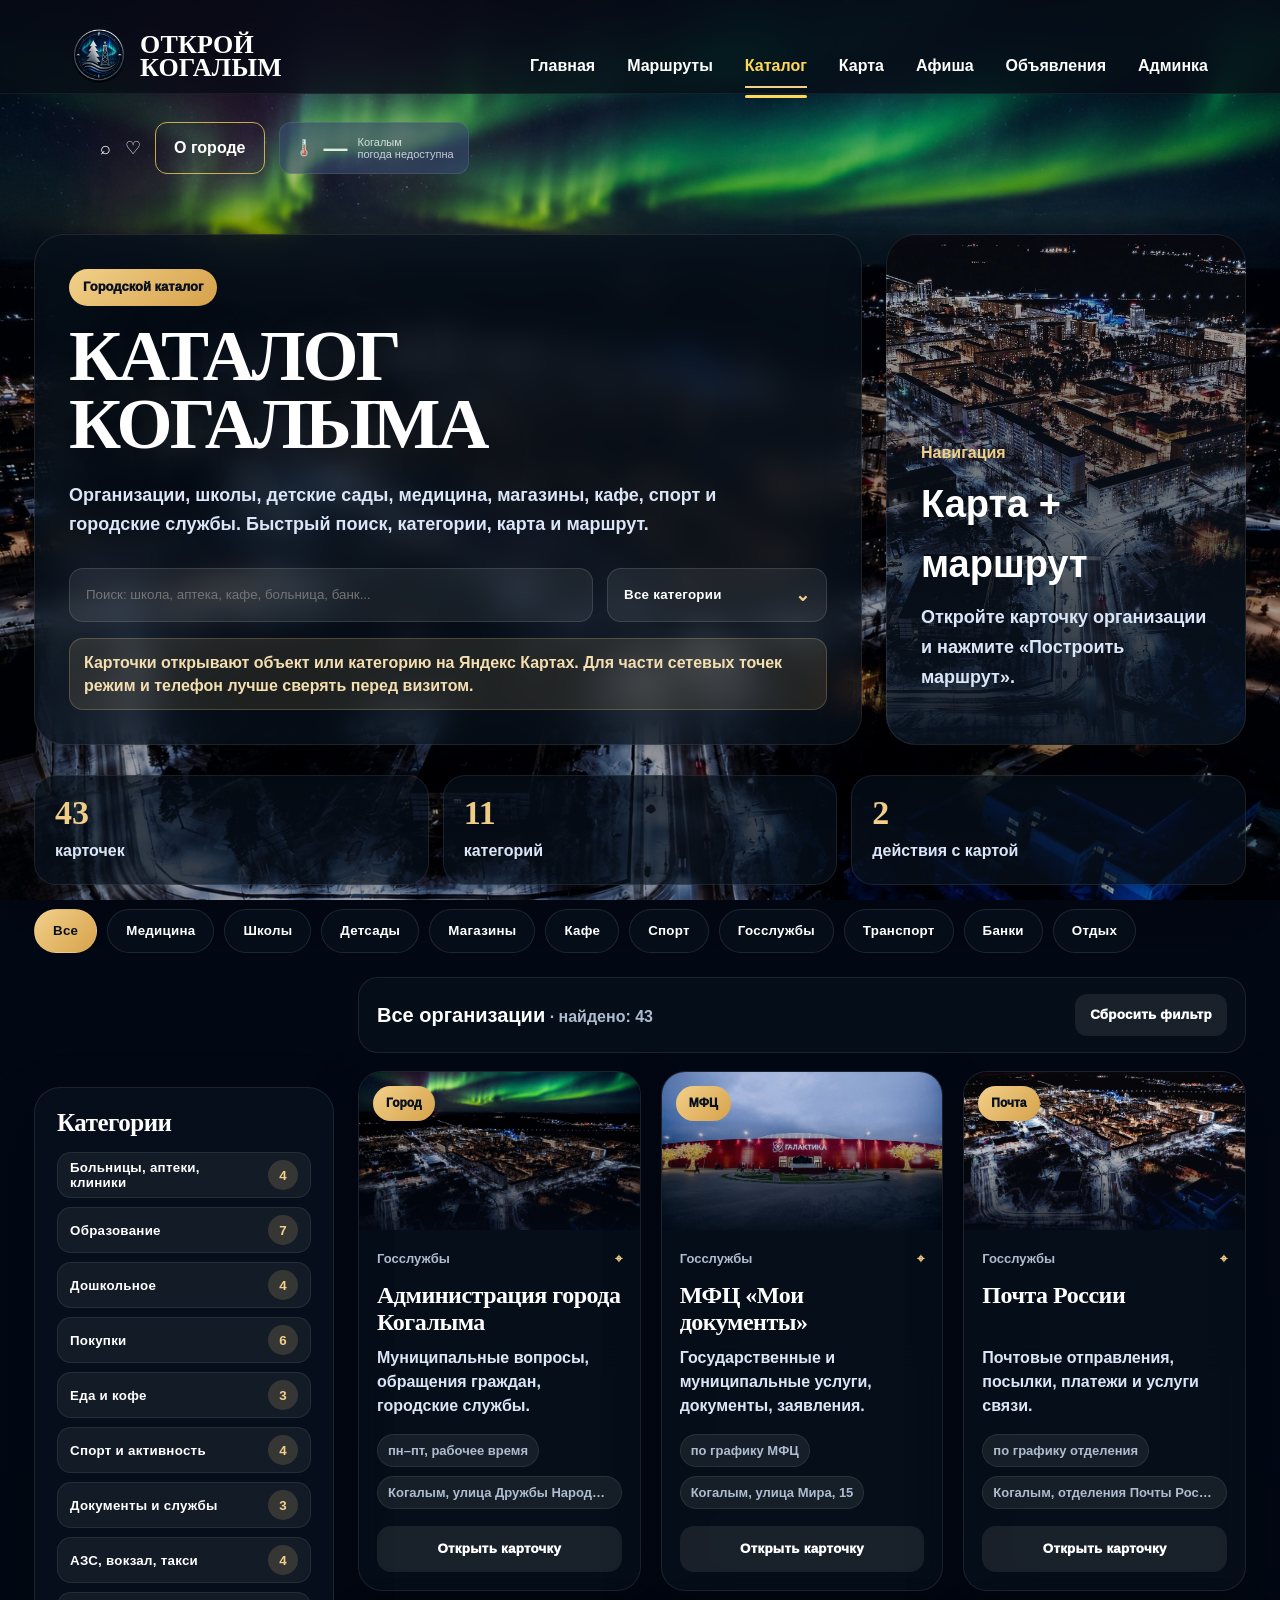
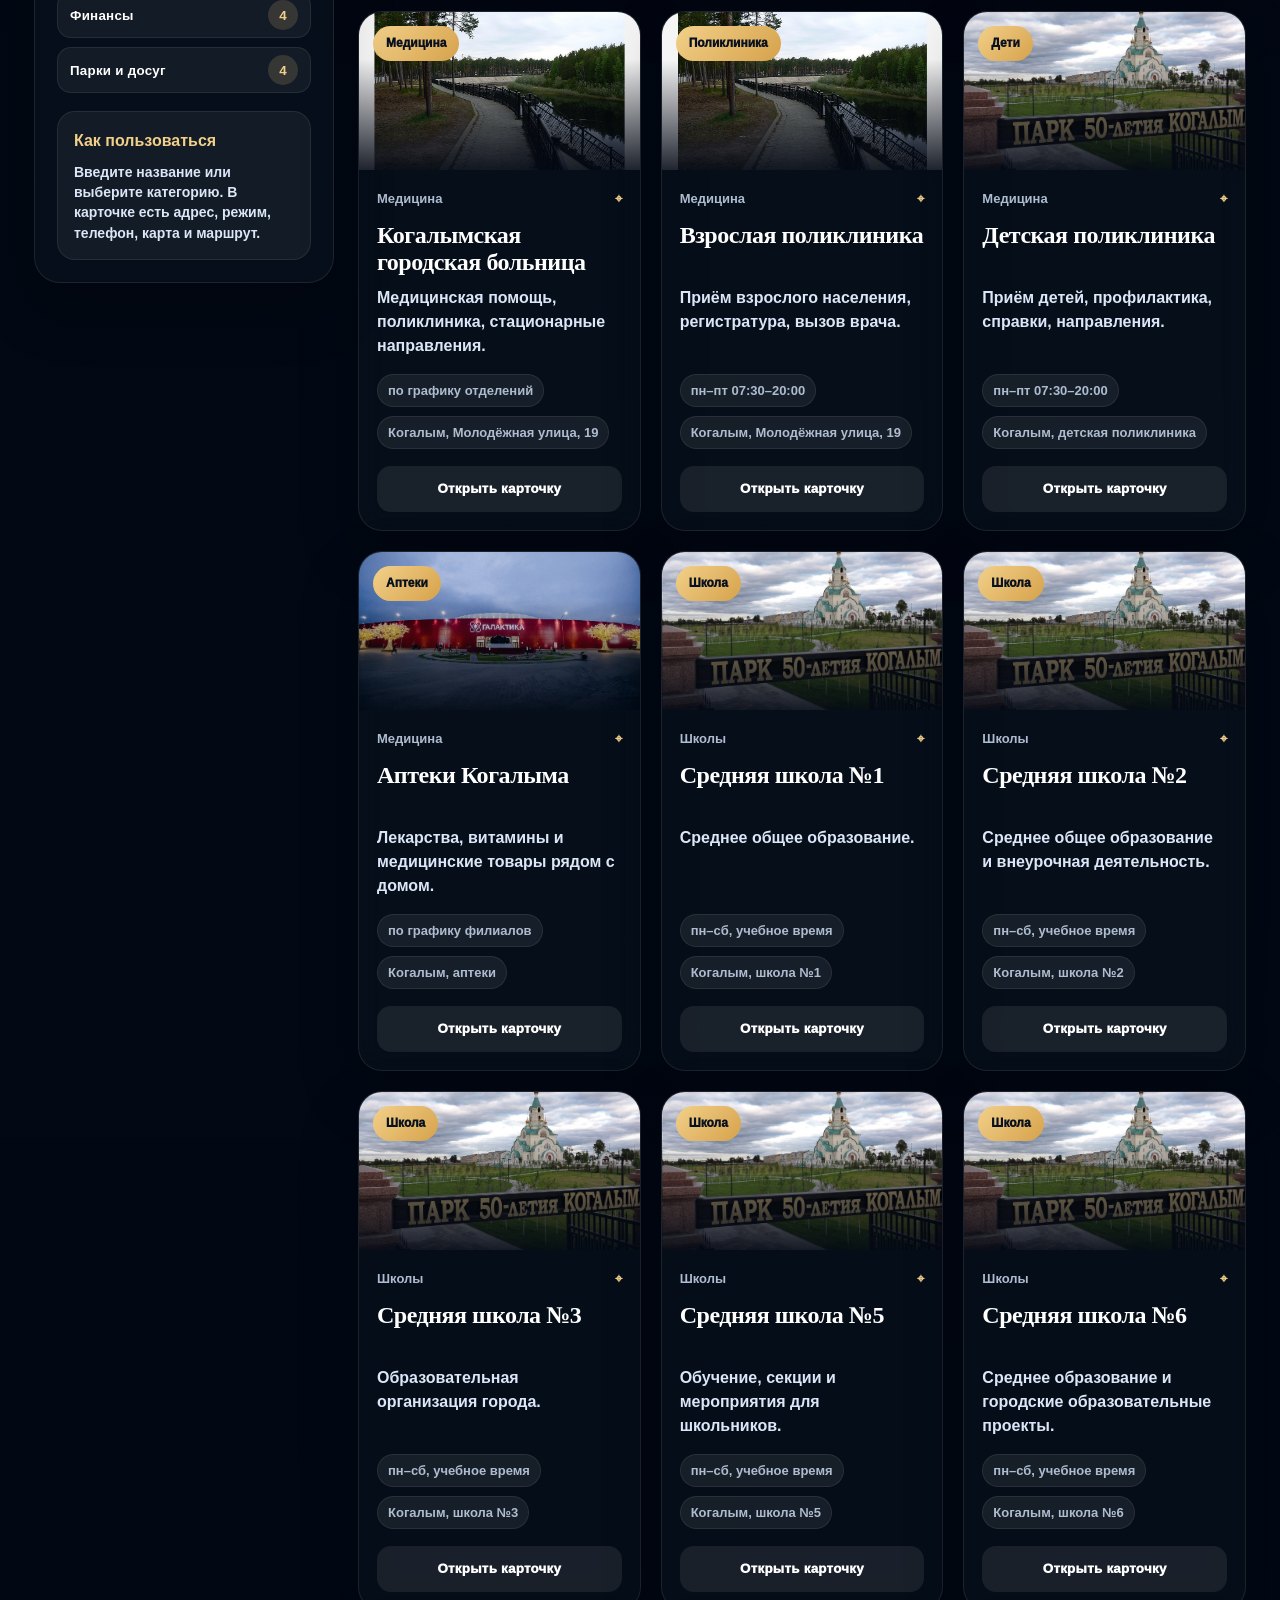
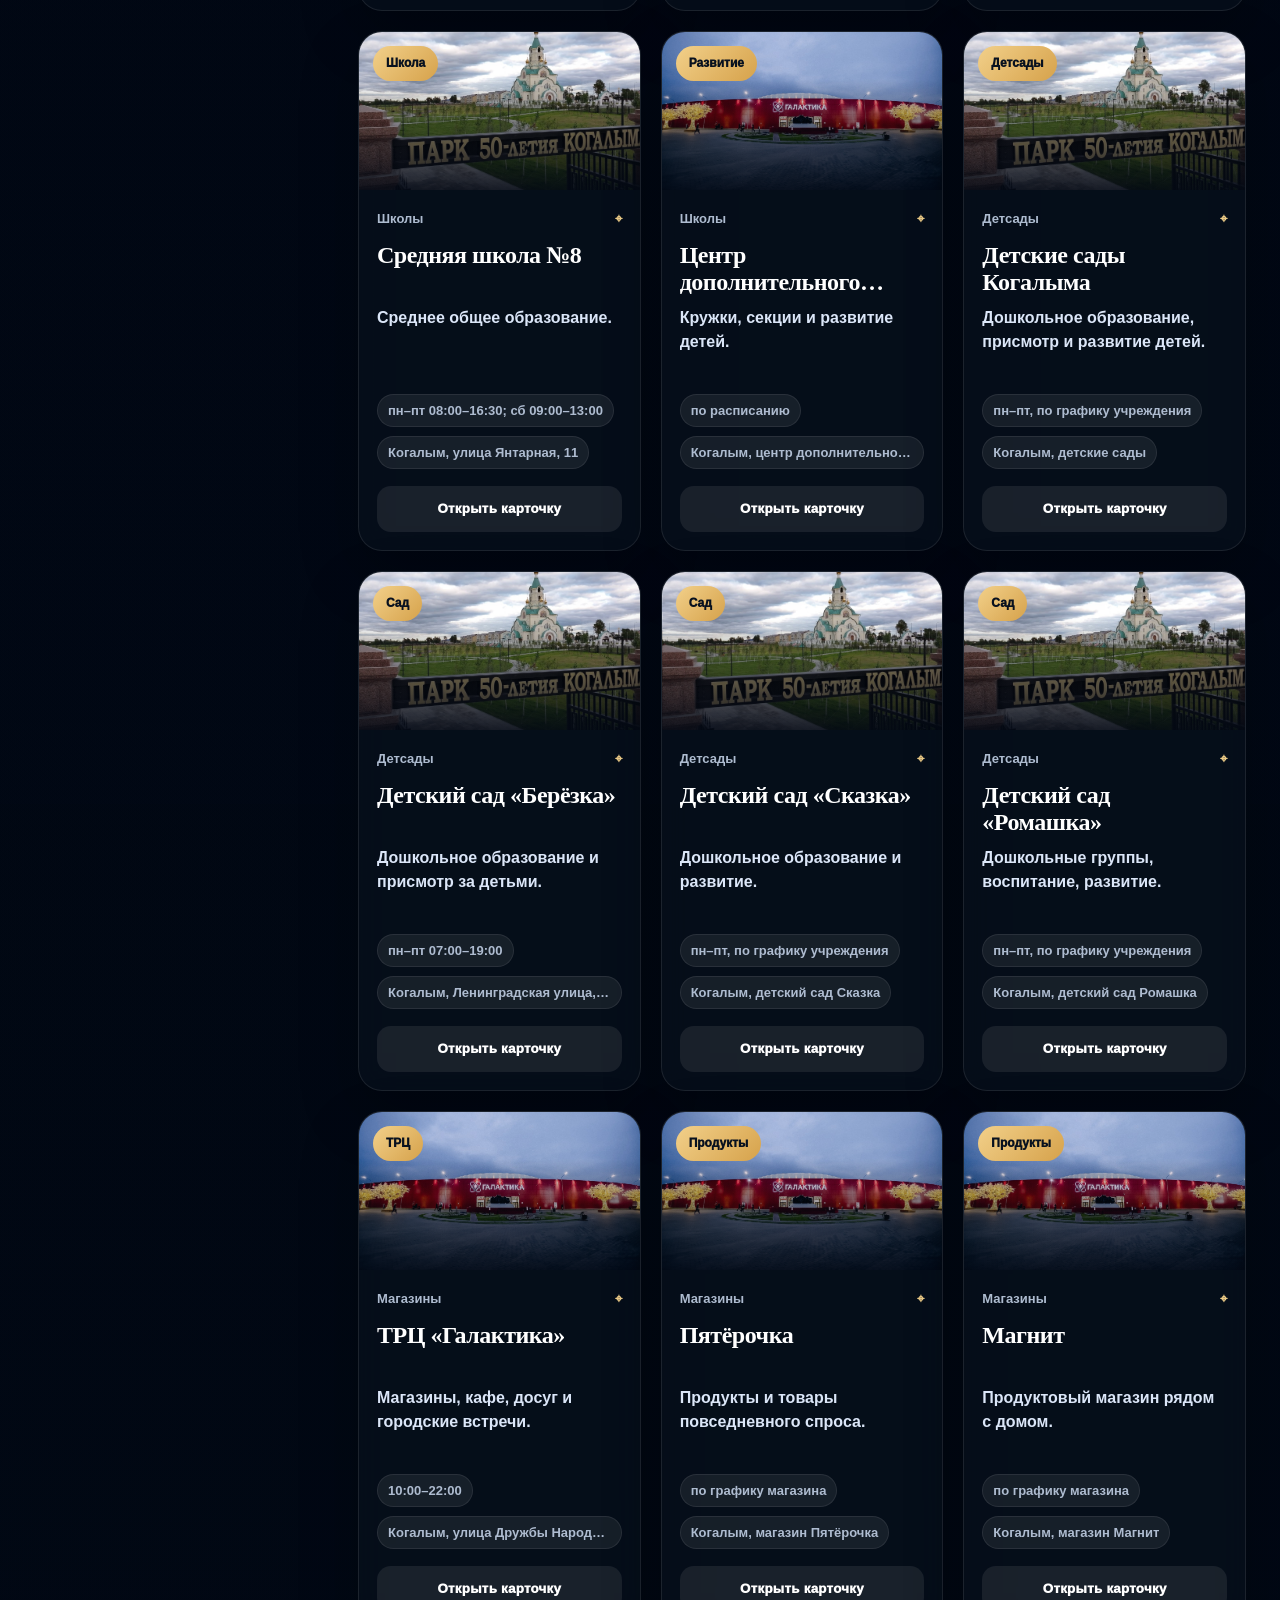
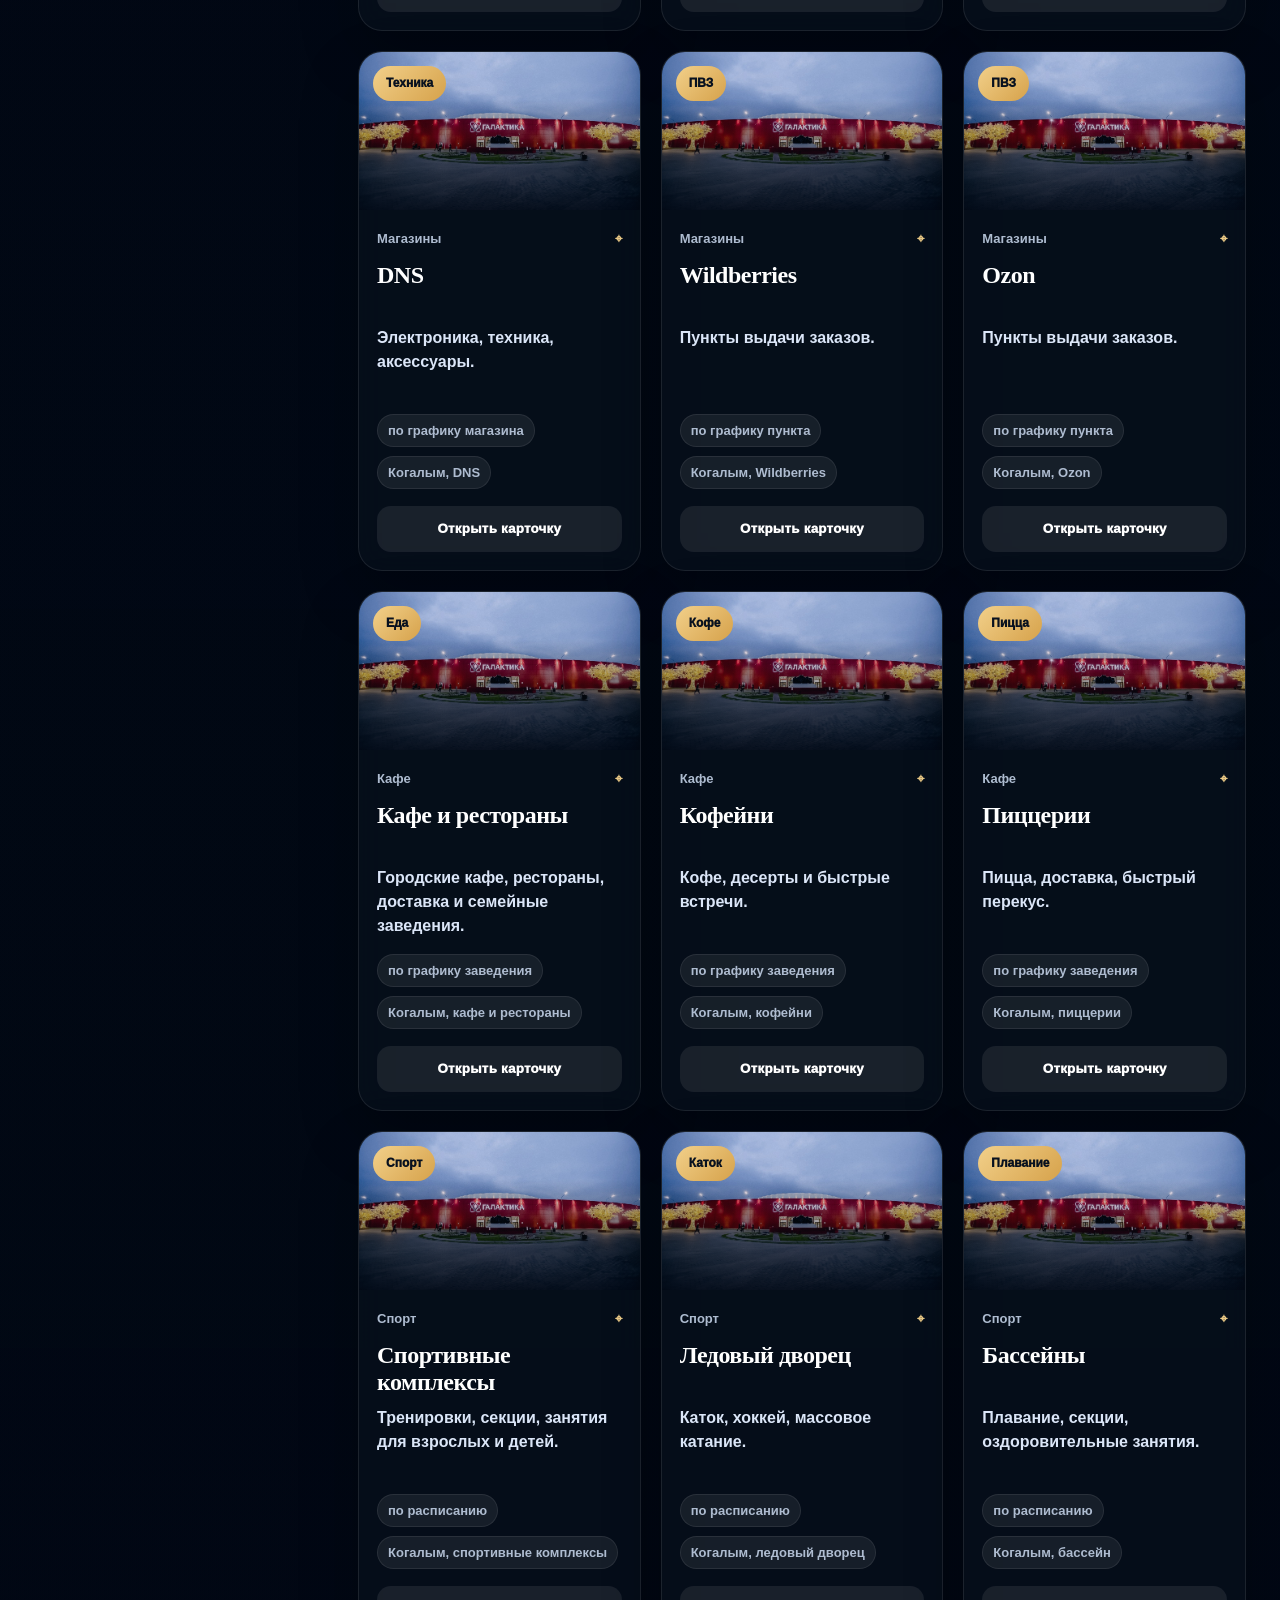
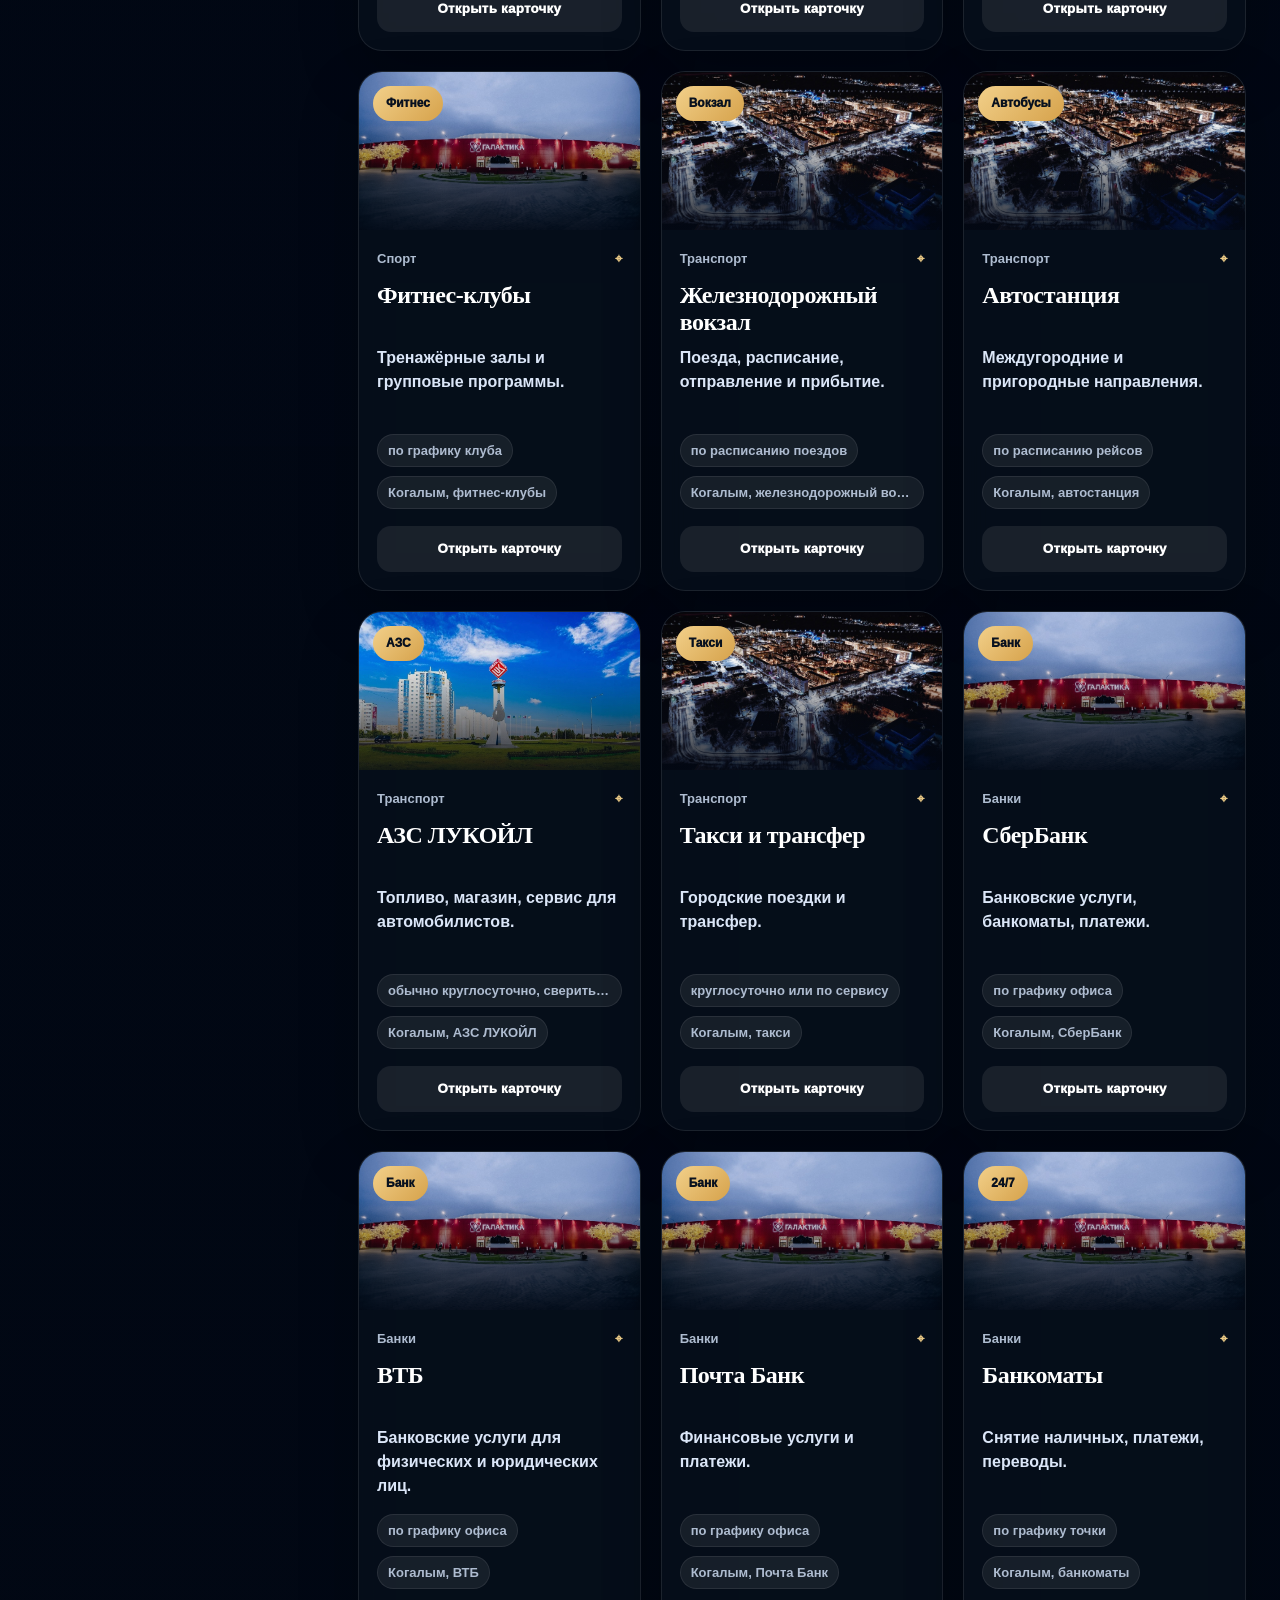
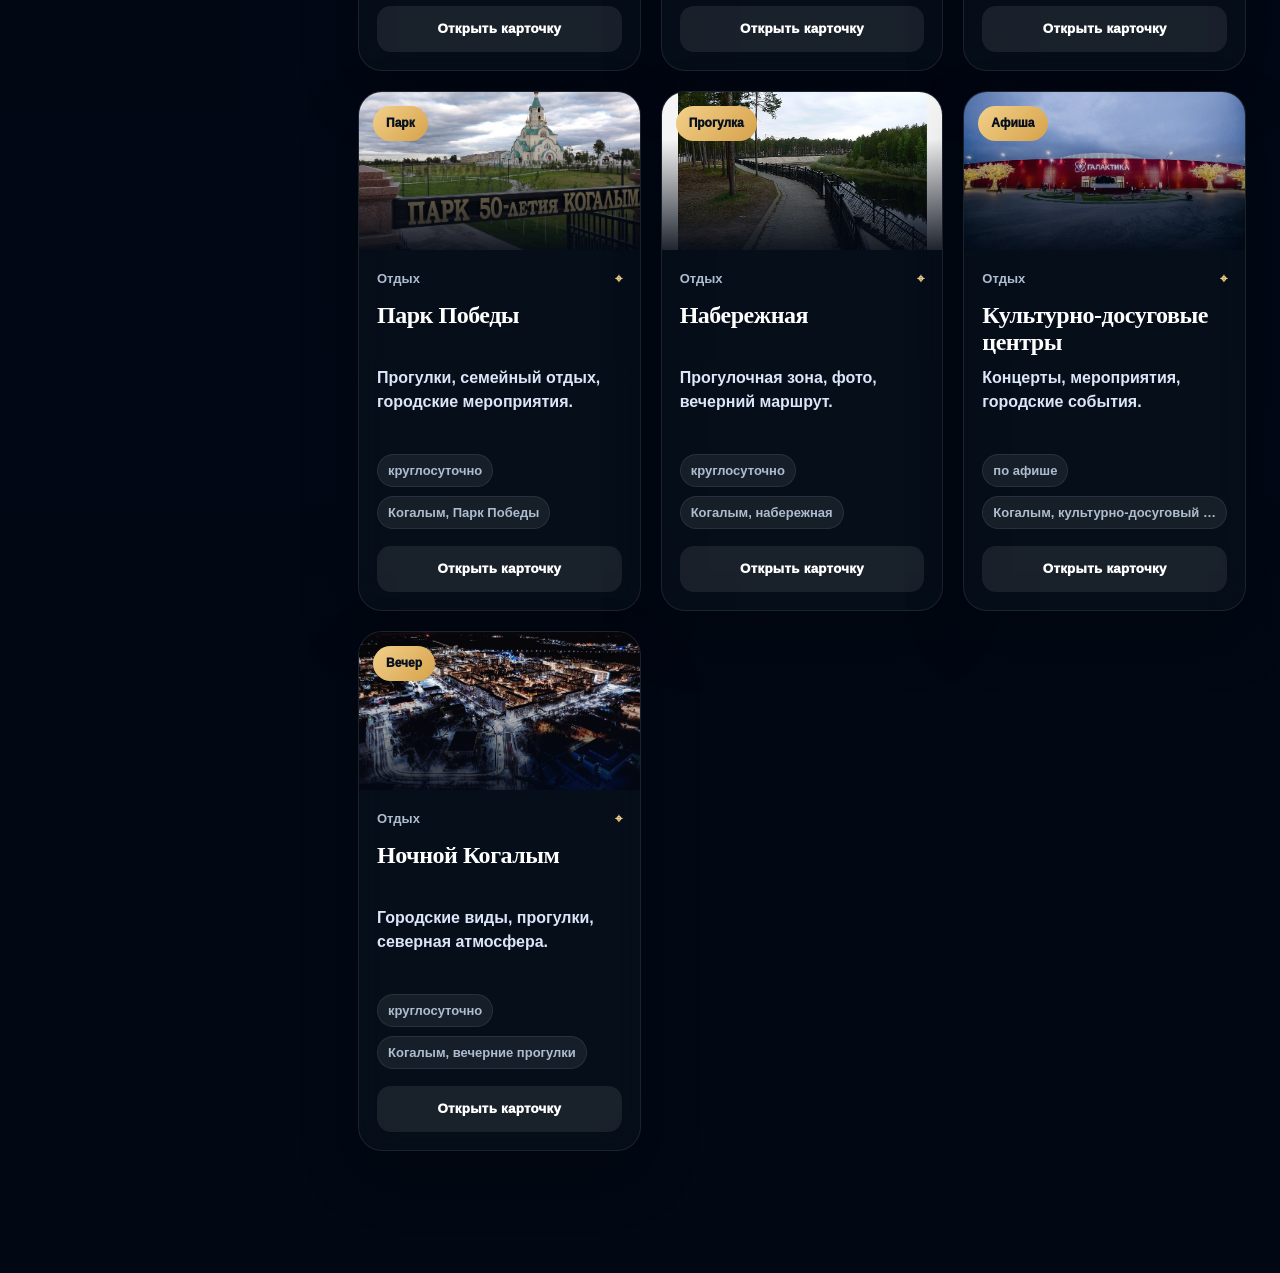
<file: places.html>
<!DOCTYPE html>
<html lang="ru">
<head>
  <meta charset="UTF-8">
  <meta name="viewport" content="width=device-width, initial-scale=1.0">
  <title>Каталог Когалыма — Открой Когалым</title>
  <meta name="description" content="Городской каталог Когалыма: организации, школы, сады, медицина, магазины, кафе, спорт, транспорт, адреса, режим работы, карта и маршрут.">
  <link rel="stylesheet" href="style.css">
</head>
<body>
<header class="header">
  <a class="brand" href="index.html" aria-label="Открой Когалым">
    <img src="images/logo.png" alt="Открой Когалым">
    <span>ОТКРОЙ<br>КОГАЛЫМ</span>
  </a>
  <nav>
    <a href="index.html">Главная</a>
    <a href="routes.html">Маршруты</a>
    <a class="active" href="places.html">Каталог</a>
    <a href="map.html">Карта</a>
    <a href="events.html">Афиша</a>
    <a href="announcements.html">Объявления</a>
    <a href="admin.html">Админка</a>
  </nav>
  <div class="right-head">
    <span class="icon">⌕</span>
    <span class="icon">♡</span>
    <a class="about" href="about.html">О городе</a>
    <div class="weather weather--loading"><span>🌡️</span><b>…</b><small>Когалым<br>загрузка</small></div>
  </div>
</header>

<main class="places-page catalog-page">
  <section class="places-hero catalog-hero">
    <div class="places-hero-content">
      <span class="places-eyebrow">Городской каталог</span>
      <h1>Каталог Когалыма</h1>
      <p>Организации, школы, детские сады, медицина, магазины, кафе, спорт и городские службы. Быстрый поиск, категории, карта и маршрут.</p>
      <div class="places-search catalog-search">
        <input id="placesSearch" type="search" placeholder="Поиск: школа, аптека, кафе, больница, банк..." autocomplete="off">
        <div class="custom-select" id="placesSelect">
          <button class="custom-select-trigger" id="placesSelectTrigger" type="button">Все категории</button>
          <div class="custom-select-menu" id="placesSelectMenu"></div>
        </div>
      </div>
      <div class="catalog-note">Карточки открывают объект или категорию на Яндекс Картах. Для части сетевых точек режим и телефон лучше сверять перед визитом.</div>
    </div>
    <aside class="places-map-card catalog-map-card">
      <span>Навигация</span>
      <strong>Карта + маршрут</strong>
      <p>Откройте карточку организации и нажмите «Построить маршрут».</p>
    </aside>
  </section>

  <section class="catalog-stats" aria-label="Статистика каталога">
    <div><b id="catalogTotal">0</b><span>карточек</span></div>
    <div><b>11</b><span>категорий</span></div>
    <div><b>2</b><span>действия с картой</span></div>
  </section>

  <section class="places-filter-row catalog-filter-row" id="catalogFilters"></section>

  <section class="catalog-layout">
    <aside class="catalog-sidebar">
      <h2>Категории</h2>
      <div id="catalogCategoryList" class="catalog-category-list"></div>
      <div class="catalog-help">
        <b>Как пользоваться</b>
        <p>Введите название или выберите категорию. В карточке есть адрес, режим, телефон, карта и маршрут.</p>
      </div>
    </aside>

    <section>
      <div class="catalog-toolbar">
        <div><b id="catalogResultTitle">Все организации</b><span id="catalogResultCount"></span></div>
        <button id="catalogReset" type="button">Сбросить фильтр</button>
      </div>
      <div class="places-grid catalog-grid" id="placesGrid"></div>
      <div class="places-empty" id="placesEmpty">По этому запросу ничего не найдено.</div>
    </section>
  </section>
</main>

<div class="place-modal" id="placeModal" aria-hidden="true">
  <div class="place-modal-box" role="dialog" aria-modal="true" aria-labelledby="placeModalTitle">
    <button class="place-modal-close" id="placeModalClose" type="button" aria-label="Закрыть">×</button>
    <div class="place-modal-image" id="placeModalImage"></div>
    <div class="place-modal-content">
      <div class="place-modal-rating" id="placeModalRating">Каталог</div>
      <h2 id="placeModalTitle"></h2>
      <p id="placeModalDescription"></p>
      <div class="place-modal-info">
        <div><span>Категория</span><b id="placeModalType"></b></div>
        <div><span>Режим</span><b id="placeModalHours"></b></div>
        <div><span>Адрес</span><b id="placeModalAddress"></b></div>
        <div><span>Телефон</span><b id="placeModalPhone"></b></div>
      </div>

      <div class="place-modal-map" id="placeModalMap">
        <div class="place-modal-map__pin">⌖</div>
        <div>
          <span>Карта</span>
          <strong id="placeModalMapTitle">Когалым</strong>
          <p>Откройте место на карте или постройте маршрут в Яндекс Картах.</p>
        </div>
      </div>

      <div class="place-modal-actions">
        <a id="placeRouteBtn" href="https://yandex.ru/maps/?text=Когалым" target="_blank" rel="noopener">Построить маршрут</a>
        <a id="placeMapBtn" href="https://yandex.ru/maps/?text=Когалым" target="_blank" rel="noopener">Открыть карту</a>
        <button type="button" id="placeFavoriteBtn">♡ В избранное</button>
      </div>
    </div>
  </div>
</div>
<script src="places.js"></script>
<script src="weather.js"></script>
</body>
</html>
</file>
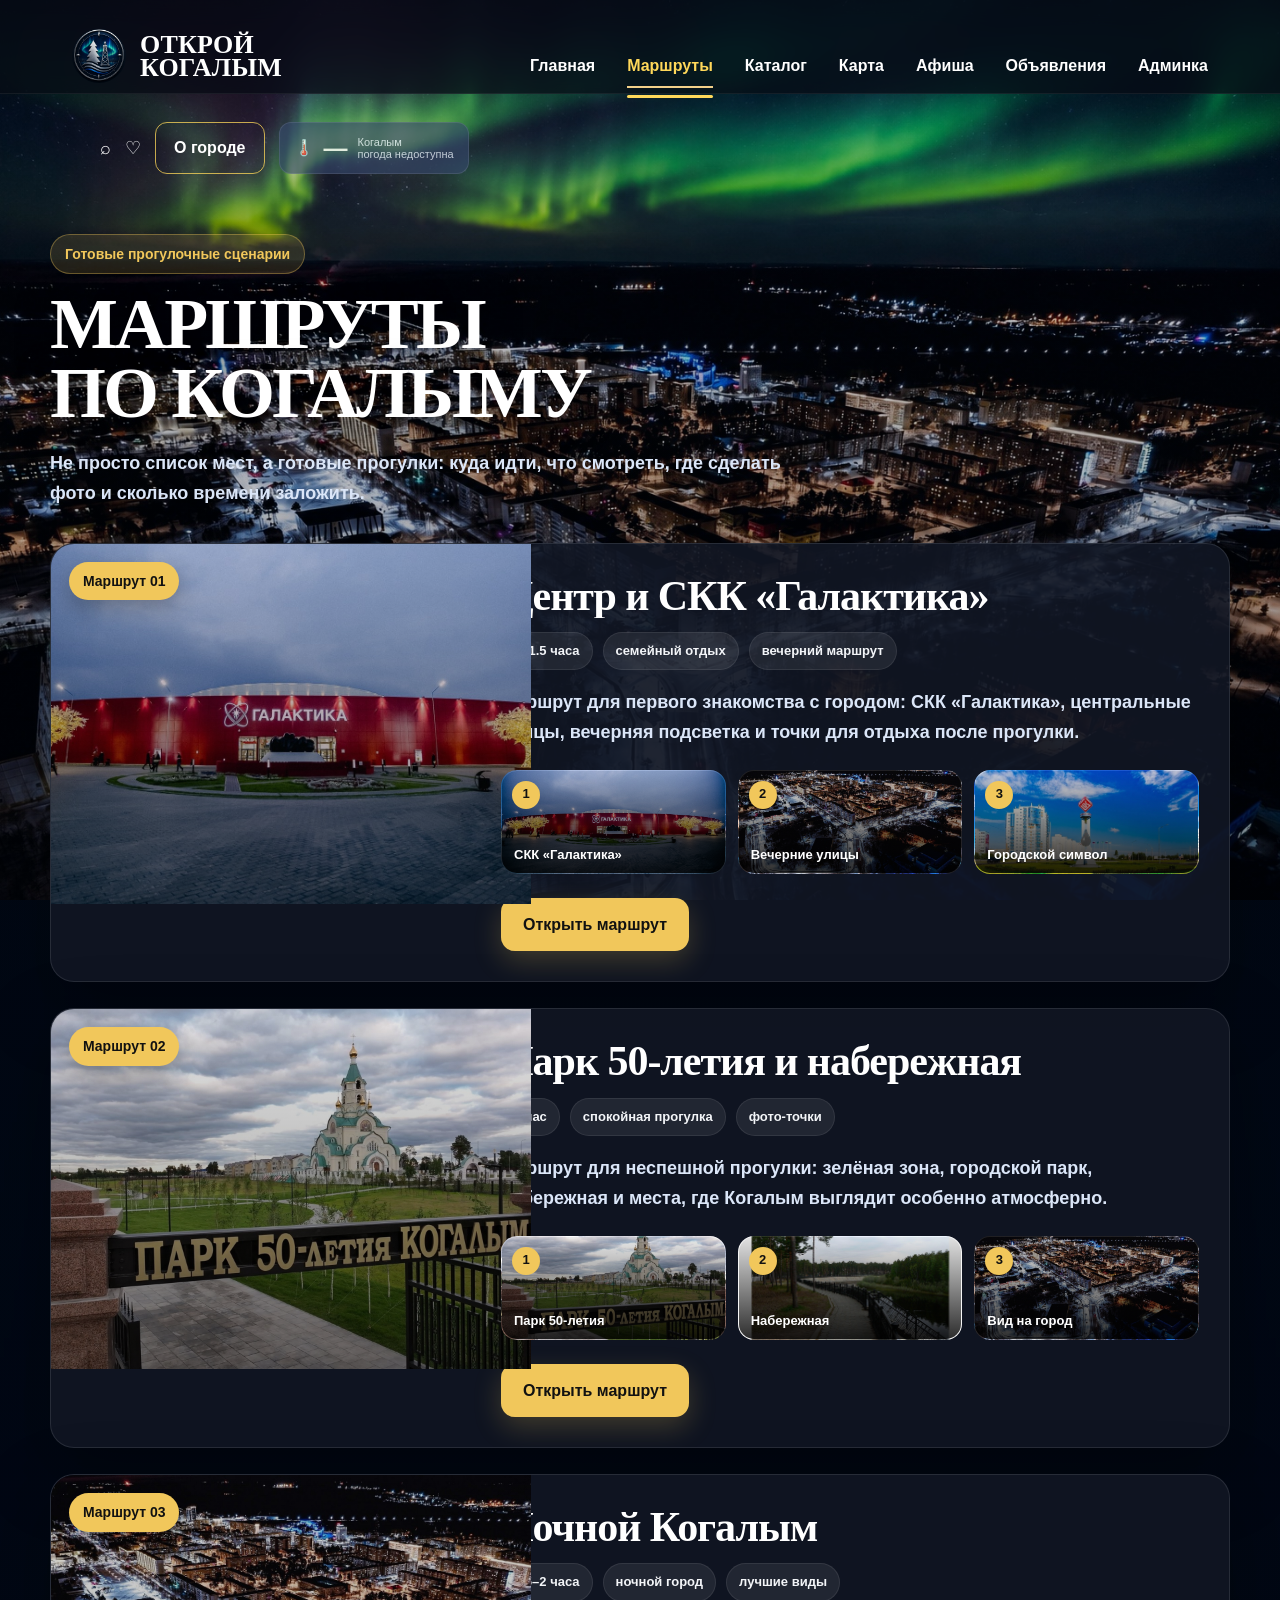
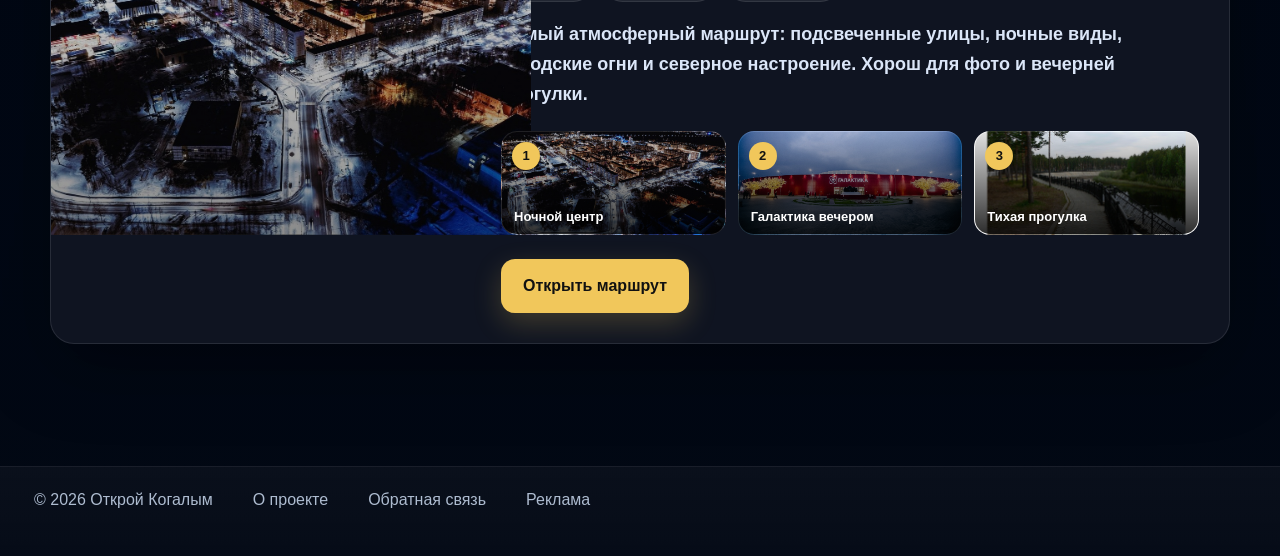
<file: routes.html>
<!DOCTYPE html>
<html lang="ru">
<head>
<meta charset="UTF-8">
<meta name="viewport" content="width=device-width, initial-scale=1.0">
<title>Маршруты — Открой Когалым</title>
<link rel="stylesheet" href="style.css">
<style>
.routes-page{
  min-height:100vh;
  padding:150px 24px 76px;
  color:#fff;
  background:transparent;
}
.routes-container{max-width:1180px;margin:0 auto;}
.routes-hero{margin-bottom:34px;}
.routes-kicker{
  display:inline-flex;align-items:center;gap:8px;
  margin-bottom:16px;padding:8px 14px;border-radius:999px;
  background:rgba(241,199,91,.14);border:1px solid rgba(241,199,91,.35);
  color:#f1c75b;font-weight:800;font-size:14px;
}
.routes-hero h1{
  font-size:clamp(44px,7vw,82px);line-height:.92;margin:0 0 20px;
  font-family:Georgia,serif;letter-spacing:-.04em;
}
.routes-hero p{max-width:780px;color:#d6d9e0;margin:0;font-size:20px;line-height:1.5;font-weight:700;}
.route-list{display:grid;gap:26px;}
.route-card{
  display:grid;grid-template-columns:minmax(310px,420px) minmax(0,1fr);
  overflow:hidden;border-radius:26px;background:rgba(17,23,36,.9);
  border:1px solid rgba(255,255,255,.1);box-shadow:0 24px 70px rgba(0,0,0,.34);
  min-height:360px;
}
.route-photo{
  position:relative;min-height:360px;aspect-ratio:4/3;
  background-size:cover;background-position:center;isolation:isolate;
}
.route-photo::after{content:"";position:absolute;inset:0;background:linear-gradient(180deg,rgba(0,0,0,.1),rgba(0,0,0,.45));z-index:1;}
.route-label{
  position:absolute;left:18px;top:18px;z-index:2;
  display:inline-flex;align-items:center;justify-content:center;
  padding:8px 14px;border-radius:999px;background:#f1c75b;color:#111;
  font-weight:900;font-size:14px;box-shadow:0 8px 22px rgba(0,0,0,.28);
}
.route-body{display:flex;flex-direction:column;min-width:0;padding:30px;}
.route-body h2{
  margin:0 0 14px;font-size:clamp(30px,3vw,44px);line-height:1.02;
  font-family:Georgia,serif;letter-spacing:-.025em;
  display:-webkit-box;-webkit-line-clamp:2;-webkit-box-orient:vertical;overflow:hidden;
}
.route-meta{display:flex;flex-wrap:wrap;gap:10px;margin-bottom:18px;}
.route-meta span{padding:8px 12px;border-radius:999px;background:rgba(255,255,255,.08);border:1px solid rgba(255,255,255,.08);color:#f3f5f8;font-size:13px;font-weight:800;}
.route-desc{
  color:#d6d9e0;line-height:1.55;margin:0 0 22px;font-size:16px;
  display:-webkit-box;-webkit-line-clamp:3;-webkit-box-orient:vertical;overflow:hidden;
}
.route-steps{display:grid;grid-template-columns:repeat(3,minmax(0,1fr));gap:12px;margin:0 0 24px;}
.step{position:relative;min-height:104px;border-radius:16px;overflow:hidden;background-size:cover;background-position:center;border:1px solid rgba(255,255,255,.1);}
.step::after{content:"";position:absolute;inset:0;background:linear-gradient(to top,rgba(0,0,0,.82),rgba(0,0,0,.08));}
.step b{position:absolute;top:10px;left:10px;width:28px;height:28px;border-radius:50%;background:#f1c75b;color:#111;display:flex;align-items:center;justify-content:center;font-size:13px;z-index:2;}
.step span{position:absolute;left:12px;right:10px;bottom:10px;z-index:2;font-size:13px;line-height:1.2;font-weight:800;display:-webkit-box;-webkit-line-clamp:2;-webkit-box-orient:vertical;overflow:hidden;}
.route-actions{display:flex;gap:14px;margin-top:auto;}
.route-btn{display:inline-flex;align-items:center;justify-content:center;min-height:50px;padding:14px 22px;border-radius:14px;text-decoration:none;font-weight:900;transition:.2s ease;}
.route-btn.gold{background:#f1c75b;color:#111;box-shadow:0 10px 28px rgba(241,199,91,.22);}
.route-btn.gold:hover{transform:translateY(-1px);filter:brightness(1.04);}
@media(max-width:980px){
  .routes-page{padding:120px 16px 56px;}
  .route-card{grid-template-columns:1fr;min-height:0;}
  .route-photo{min-height:240px;aspect-ratio:16/9;}
  .route-body{padding:22px;}
}
@media(max-width:620px){
  .routes-hero p{font-size:16px;}
  .route-steps{grid-template-columns:1fr;}
  .step{min-height:92px;}
  .route-actions{flex-direction:column;}
  .route-btn{width:100%;}
}
</style>
</head>
<body>
<header class="header">
  <a class="brand" href="index.html">
    <img src="images/logo.png" alt="Открой Когалым">
    <span>ОТКРОЙ<br>КОГАЛЫМ</span>
  </a>

  <nav>
    <a href="index.html">Главная</a>
    <a class="active" href="routes.html">Маршруты</a>
    <a href="places.html">Каталог</a>
    <a href="map.html">Карта</a>
    <a href="events.html">Афиша</a>
    <a href="announcements.html">Объявления</a>
    <a href="admin.html">Админка</a>
  </nav>

  <div class="right-head">
    <span class="icon">⌕</span>
    <span class="icon">♡</span>
    <a class="about" href="about.html">О городе</a>

    <div class="weather weather--loading"><span>🌡️</span><b>…</b><small>Когалым<br>загрузка</small></div>
  </div>
</header>
<main class="routes-page page shell">
<div class="routes-container">
<section class="routes-hero">
<div class="routes-kicker">Готовые прогулочные сценарии</div>
<h1>Маршруты<br>по Когалыму</h1>
<p>Не просто список мест, а готовые прогулки: куда идти, что смотреть, где сделать фото и сколько времени заложить.</p>
</section>
<section class="route-list">
<article class="route-card">
<div class="route-photo" style="background-image:url('images/galaktika.jpg')"><div class="route-label">Маршрут 01</div></div>
<div class="route-body"><h2>Центр и СКК «Галактика»</h2><div class="route-meta"><span>1–1.5 часа</span><span>семейный отдых</span><span>вечерний маршрут</span></div><p class="route-desc">Маршрут для первого знакомства с городом: СКК «Галактика», центральные улицы, вечерняя подсветка и точки для отдыха после прогулки.</p><div class="route-steps"><div class="step" style="background-image:url('images/galaktika.jpg')"><b>1</b><span>СКК «Галактика»</span></div><div class="step" style="background-image:url('images/night.jpg')"><b>2</b><span>Вечерние улицы</span></div><div class="step" style="background-image:url('images/lukoil.webp')"><b>3</b><span>Городской символ</span></div></div><div class="route-actions"><a class="route-btn gold" href="https://yandex.ru/maps/?rtext=~Когалым%20СКК%20Галактика~Когалым%20центр~Когалым%20ЛУКОЙЛ&rtt=pd" target="_blank" rel="noopener">Открыть маршрут</a></div></div>
</article>
<article class="route-card">
<div class="route-photo" style="background-image:url('images/park.jpg')"><div class="route-label">Маршрут 02</div></div>
<div class="route-body"><h2>Парк 50-летия и набережная</h2><div class="route-meta"><span>1 час</span><span>спокойная прогулка</span><span>фото-точки</span></div><p class="route-desc">Маршрут для неспешной прогулки: зелёная зона, городской парк, набережная и места, где Когалым выглядит особенно атмосферно.</p><div class="route-steps"><div class="step" style="background-image:url('images/park.jpg')"><b>1</b><span>Парк 50-летия</span></div><div class="step" style="background-image:url('images/embankment.jpg')"><b>2</b><span>Набережная</span></div><div class="step" style="background-image:url('images/night.jpg')"><b>3</b><span>Вид на город</span></div></div><div class="route-actions"><a class="route-btn gold" href="https://yandex.ru/maps/?rtext=~Когалым%20Парк%2050-летия~Когалым%20Набережная~Когалым%20центр&rtt=pd" target="_blank" rel="noopener">Открыть маршрут</a></div></div>
</article>
<article class="route-card">
<div class="route-photo" style="background-image:url('images/night.jpg')"><div class="route-label">Маршрут 03</div></div>
<div class="route-body"><h2>Ночной Когалым</h2><div class="route-meta"><span>1.5–2 часа</span><span>ночной город</span><span>лучшие виды</span></div><p class="route-desc">Самый атмосферный маршрут: подсвеченные улицы, ночные виды, городские огни и северное настроение. Хорош для фото и вечерней прогулки.</p><div class="route-steps"><div class="step" style="background-image:url('images/night.jpg')"><b>1</b><span>Ночной центр</span></div><div class="step" style="background-image:url('images/galaktika.jpg')"><b>2</b><span>Галактика вечером</span></div><div class="step" style="background-image:url('images/embankment.jpg')"><b>3</b><span>Тихая прогулка</span></div></div><div class="route-actions"><a class="route-btn gold" href="https://yandex.ru/maps/?rtext=~Когалым%20центр~Когалым%20СКК%20Галактика~Когалым%20Набережная&rtt=pd" target="_blank" rel="noopener">Открыть маршрут</a></div></div>
</article>
</section>
</div>
</main>
<footer>
  <span>© 2026 Открой Когалым</span>
  <a href="about.html">О проекте</a>
  <a href="mailto:info@kogalym-portal.ru">Обратная связь</a>
  <a href="announcements.html">Реклама</a>
</footer>
<script src="weather.js"></script>
</body>
</html>
</file>
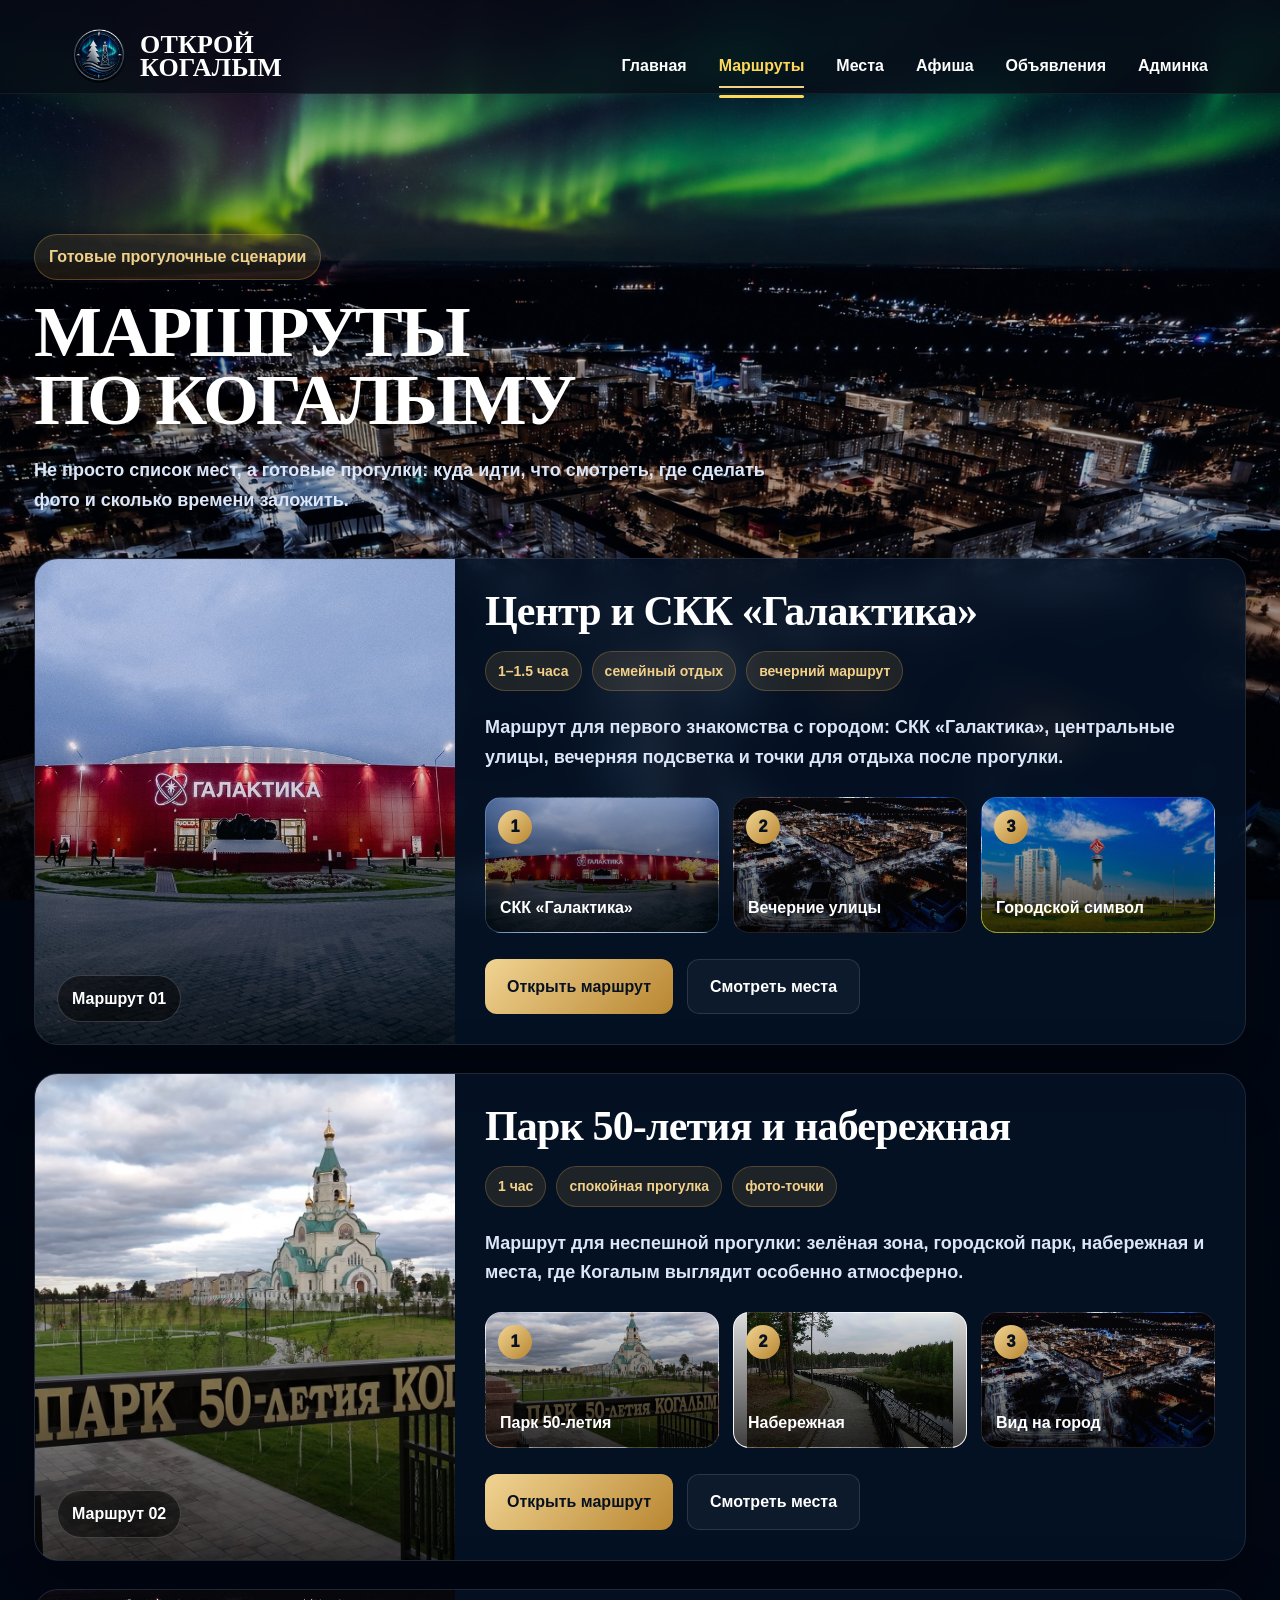
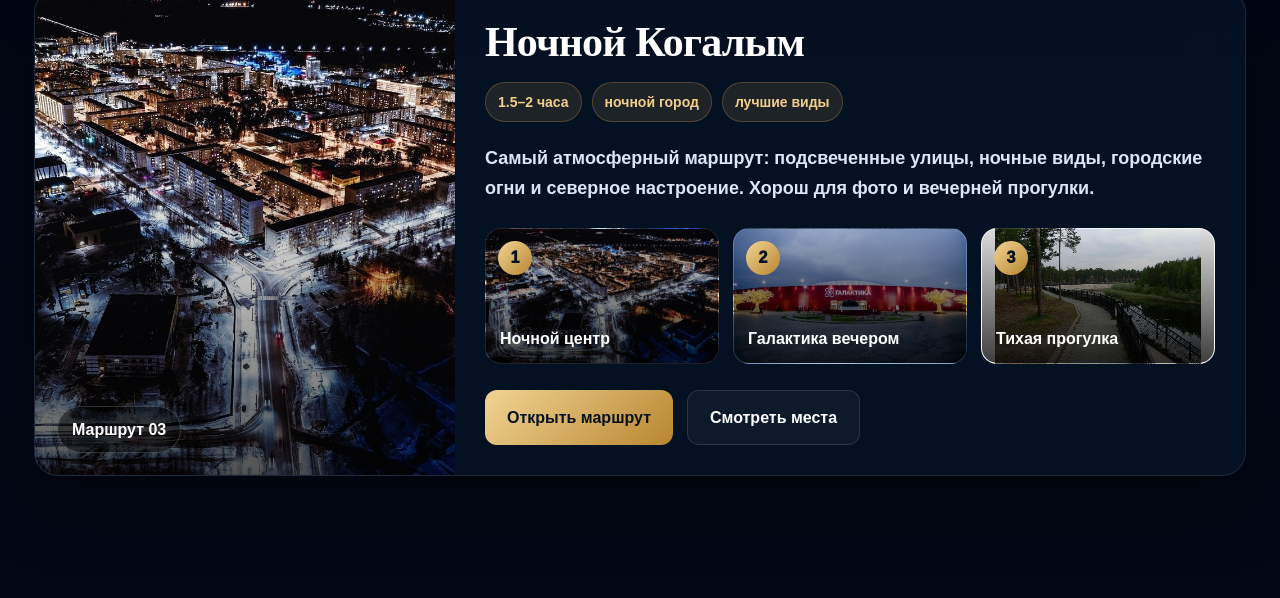
<file: routes.html.html>
<!DOCTYPE html>
<html lang="ru">
<head>
<meta charset="UTF-8">
<meta name="viewport" content="width=device-width, initial-scale=1.0">
<title>Маршруты — Открой Когалым</title>
<link rel="stylesheet" href="style.css">
<style>
.routes-page{min-height:100vh;padding:130px 32px 70px;background:linear-gradient(180deg,rgba(2,8,20,.78),#020814 42%),url('images/hero.jpg') center top/cover fixed}
.routes-container{max-width:1420px;margin:0 auto}
.routes-kicker{display:inline-flex;padding:9px 14px;border-radius:999px;background:rgba(214,162,75,.12);border:1px solid rgba(214,162,75,.32);color:#f2d08a;font-weight:800;margin-bottom:18px}
.routes-hero h1{font-family:Georgia,'Times New Roman',serif;font-size:clamp(44px,5vw,76px);line-height:.98;font-weight:500;text-transform:uppercase;margin-bottom:20px}
.routes-hero p{max-width:760px;color:#dce8f8;font-size:20px;line-height:1.6;margin-bottom:40px}
.route-list{display:grid;gap:28px}
.route-card{display:grid;grid-template-columns:420px 1fr;overflow:hidden;border-radius:24px;background:rgba(5,20,39,.84);border:1px solid rgba(255,255,255,.10);backdrop-filter:blur(16px);box-shadow:0 24px 70px rgba(0,0,0,.34)}
.route-photo{min-height:410px;background-size:cover;background-position:center;position:relative}
.route-photo:after{content:"";position:absolute;inset:0;background:linear-gradient(180deg,transparent 35%,rgba(0,0,0,.68))}
.route-label{position:absolute;left:22px;bottom:22px;z-index:2;padding:10px 14px;border-radius:999px;background:rgba(0,0,0,.50);border:1px solid rgba(255,255,255,.18);color:#fff;font-weight:900}
.route-body{padding:30px}
.route-body h2{font-family:Georgia,'Times New Roman',serif;font-size:38px;font-weight:500;line-height:1.05}
.route-meta{display:flex;gap:10px;flex-wrap:wrap;margin:18px 0 22px}
.route-meta span{padding:8px 12px;border-radius:999px;background:rgba(214,162,75,.12);border:1px solid rgba(214,162,75,.28);color:#f2d08a;font-size:14px;font-weight:800}
.route-desc{color:#dbe7f8;font-size:17px;line-height:1.65;max-width:780px;margin-bottom:24px}
.route-steps{display:grid;grid-template-columns:repeat(3,1fr);gap:14px;margin-bottom:26px}
.step{min-height:136px;border-radius:16px;overflow:hidden;position:relative;border:1px solid rgba(255,255,255,.10);background-size:cover;background-position:center}
.step:after{content:"";position:absolute;inset:0;background:linear-gradient(180deg,rgba(0,0,0,.10),rgba(0,0,0,.75))}
.step b{position:absolute;top:12px;left:12px;z-index:2;width:34px;height:34px;border-radius:50%;display:grid;place-items:center;background:linear-gradient(135deg,#f1d493,#b88631);color:#08111f;font-weight:950}
.step span{position:absolute;z-index:2;left:14px;right:14px;bottom:14px;font-weight:900;color:#fff;line-height:1.25}
.route-actions{display:flex;gap:14px;flex-wrap:wrap}
.route-btn{display:inline-flex;align-items:center;justify-content:center;padding:14px 22px;border-radius:12px;font-weight:900;border:1px solid rgba(255,255,255,.12)}
.route-btn.gold{background:linear-gradient(135deg,#f1d493,#b88631);color:#08111f;border:none}
.route-btn.dark{background:rgba(255,255,255,.04);color:#fff}
@media(max-width:1050px){.routes-page{padding:42px 16px}.route-card{grid-template-columns:1fr}.route-photo{min-height:280px}.route-steps{grid-template-columns:1fr}.route-body h2{font-size:30px}}
</style>
</head>
<body>
<header class="header">
  <a class="brand" href="index.html"><img src="images/logo.png" alt="Открой Когалым"><span>ОТКРОЙ<br>КОГАЛЫМ</span></a>
  <nav><a href="index.html">Главная</a><a class="active" href="routes.html">Маршруты</a><a href="places.html">Места</a><a href="events.html">Афиша</a><a href="announcements.html">Объявления</a><a href="admin.html">Админка</a></nav>
</header>
<main class="routes-page">
<div class="routes-container">
<section class="routes-hero">
<div class="routes-kicker">Готовые прогулочные сценарии</div>
<h1>Маршруты<br>по Когалыму</h1>
<p>Не просто список мест, а готовые прогулки: куда идти, что смотреть, где сделать фото и сколько времени заложить.</p>
</section>
<section class="route-list">
<article class="route-card">
<div class="route-photo" style="background-image:url('images/galaktika.jpg')"><div class="route-label">Маршрут 01</div></div>
<div class="route-body"><h2>Центр и СКК «Галактика»</h2><div class="route-meta"><span>1–1.5 часа</span><span>семейный отдых</span><span>вечерний маршрут</span></div><p class="route-desc">Маршрут для первого знакомства с городом: СКК «Галактика», центральные улицы, вечерняя подсветка и точки для отдыха после прогулки.</p><div class="route-steps"><div class="step" style="background-image:url('images/galaktika.jpg')"><b>1</b><span>СКК «Галактика»</span></div><div class="step" style="background-image:url('images/night.jpg')"><b>2</b><span>Вечерние улицы</span></div><div class="step" style="background-image:url('images/lukoil.webp')"><b>3</b><span>Городской символ</span></div></div><div class="route-actions"><a class="route-btn gold" href="#">Открыть маршрут</a><a class="route-btn dark" href="places.html">Смотреть места</a></div></div>
</article>
<article class="route-card">
<div class="route-photo" style="background-image:url('images/park.jpg')"><div class="route-label">Маршрут 02</div></div>
<div class="route-body"><h2>Парк 50-летия и набережная</h2><div class="route-meta"><span>1 час</span><span>спокойная прогулка</span><span>фото-точки</span></div><p class="route-desc">Маршрут для неспешной прогулки: зелёная зона, городской парк, набережная и места, где Когалым выглядит особенно атмосферно.</p><div class="route-steps"><div class="step" style="background-image:url('images/park.jpg')"><b>1</b><span>Парк 50-летия</span></div><div class="step" style="background-image:url('images/embankment.jpg')"><b>2</b><span>Набережная</span></div><div class="step" style="background-image:url('images/night.jpg')"><b>3</b><span>Вид на город</span></div></div><div class="route-actions"><a class="route-btn gold" href="#">Открыть маршрут</a><a class="route-btn dark" href="places.html">Смотреть места</a></div></div>
</article>
<article class="route-card">
<div class="route-photo" style="background-image:url('images/night.jpg')"><div class="route-label">Маршрут 03</div></div>
<div class="route-body"><h2>Ночной Когалым</h2><div class="route-meta"><span>1.5–2 часа</span><span>ночной город</span><span>лучшие виды</span></div><p class="route-desc">Самый атмосферный маршрут: подсвеченные улицы, ночные виды, городские огни и северное настроение. Хорош для фото и вечерней прогулки.</p><div class="route-steps"><div class="step" style="background-image:url('images/night.jpg')"><b>1</b><span>Ночной центр</span></div><div class="step" style="background-image:url('images/galaktika.jpg')"><b>2</b><span>Галактика вечером</span></div><div class="step" style="background-image:url('images/embankment.jpg')"><b>3</b><span>Тихая прогулка</span></div></div><div class="route-actions"><a class="route-btn gold" href="#">Открыть маршрут</a><a class="route-btn dark" href="places.html">Смотреть места</a></div></div>
</article>
</section>
</div>
</main>
</body>
</html>
</file>
<file: style.css>
*{box-sizing:border-box;margin:0;padding:0}
:root{--bg:#020814;--panel:rgba(5,20,39,.78);--line:rgba(180,215,255,.18);--gold:#d6a24b;--gold2:#f2d08a;--white:#f7fbff;--muted:#aebcd0}
body{font-family:Arial,Helvetica,sans-serif;background:#020814;color:var(--white)}
a{text-decoration:none;color:inherit}
.header{position:fixed;top:0;left:0;width:100%;height:94px;padding:0 34px;display:grid;grid-template-columns:260px 1fr auto;align-items:center;gap:24px;background:rgba(2,8,20,.84);backdrop-filter:blur(16px);border-bottom:1px solid rgba(255,255,255,.06);z-index:100}
.brand{display:flex;align-items:center;gap:14px;font-family:Georgia,'Times New Roman',serif;font-size:22px;line-height:1.04;letter-spacing:.01em}
.brand img{width:64px;height:64px;border-radius:50%;object-fit:cover}
nav{display:flex;justify-content:center;gap:30px;font-size:16px;font-weight:700}
nav a{padding:34px 0 12px;border-bottom:2px solid transparent;color:#f0f5ff}
nav a.active,nav a:hover{color:var(--gold2);border-color:var(--gold)}
.right-head{display:flex;align-items:center;gap:16px}
.icon{font-size:27px;color:#eef5ff}
.about{padding:12px 18px;border:1px solid rgba(214,162,75,.55);border-radius:10px;font-weight:800;color:#fff}
.weather{height:52px;min-width:190px;padding:8px 14px;border:1px solid rgba(255,255,255,.16);border-radius:12px;background:rgba(7,20,39,.82);display:grid;grid-template-columns:28px 50px 1fr;align-items:center;gap:8px}
.weather b{font-size:27px}.weather small{font-size:12px;color:#e5eefb;line-height:1.25}

.hero{
min-height:650px;
padding-top:94px;
background:
linear-gradient(90deg, rgba(2,8,20,.92) 0%, rgba(2,8,20,.68) 35%, rgba(2,8,20,.22) 100%),
linear-gradient(180deg, rgba(2,8,20,.04) 0%, #020814 100%),
url("images/hero.jpg") center/cover fixed;
}
.hero-content{max-width:1500px;margin:0 auto;padding:62px 34px 0}
.kicker{font-family:Georgia,'Times New Roman',serif;font-size:17px;color:#f0f3f8;margin-bottom:44px}
h1{font-family:Georgia,'Times New Roman',serif;font-weight:500;text-transform:uppercase;font-size:clamp(54px,5.4vw,82px);line-height:.98;letter-spacing:-.045em;text-shadow:0 10px 36px rgba(0,0,0,.5)}
h1 strong{font-weight:500;color:var(--gold2)}
.lead{max-width:560px;margin-top:26px;font-size:21px;line-height:1.55;color:#edf4ff}
.actions{display:flex;gap:18px;margin-top:36px}
.btn{display:inline-flex;align-items:center;justify-content:center;gap:10px;padding:16px 30px;border-radius:10px;font-weight:800;border:1px solid var(--line)}
.gold{background:linear-gradient(135deg,var(--gold2),#b9832b);color:#08111f;border:none}
.dark{background:rgba(3,12,24,.58);color:#fff}
.features{max-width:950px;margin-top:42px;display:grid;grid-template-columns:repeat(4,1fr);border:1px solid var(--line);border-radius:14px;overflow:hidden;background:rgba(5,20,39,.62);backdrop-filter:blur(12px)}
.features div{display:flex;align-items:center;gap:14px;padding:18px 22px;border-right:1px solid var(--line)}
.features div:last-child{border-right:0}.features b{font-size:34px;color:var(--gold2)}.features span{font-size:15px;line-height:1.35}

.main-grid{max-width:1500px;margin:-18px auto 0;padding:0 34px 40px;display:grid;grid-template-columns:2fr .9fr;gap:24px}
.panel{background:var(--panel);border:1px solid var(--line);border-radius:16px;padding:22px;box-shadow:0 20px 60px rgba(0,0,0,.24)}
.section-head{display:flex;align-items:center;justify-content:space-between;margin-bottom:18px}.section-head h2{font-family:Georgia,'Times New Roman',serif;font-size:30px;font-weight:500}.section-head a{color:var(--gold2);font-weight:800}
.cards{display:grid;grid-template-columns:repeat(5,1fr);gap:16px}
.cards article{border:1px solid var(--line);border-radius:12px;overflow:hidden;background:rgba(5,18,36,.72);position:relative}
.cards img{width:100%;height:150px;object-fit:cover;display:block;filter:brightness(.85) saturate(1.05)}
.cards h3{font-family:Georgia,'Times New Roman',serif;font-size:21px;font-weight:500;margin:16px 16px 8px}.cards p{font-size:15px;color:var(--muted);line-height:1.45;margin:0 16px 26px}.cards i{position:absolute;right:14px;bottom:14px;width:32px;height:32px;border-radius:50%;border:1px solid var(--line);display:grid;place-items:center;color:var(--gold2);font-style:normal}
.event{display:grid;grid-template-columns:70px 1fr;gap:14px;padding:14px 0;border-bottom:1px solid var(--line)}.event:last-child{border-bottom:0}.event time{border-radius:10px;background:rgba(214,162,75,.10);color:var(--gold2);text-align:center;padding:10px;font-weight:900;font-size:28px}.event small{display:block;font-size:12px;margin-top:5px}.event b{font-size:16px}.event p{color:var(--muted);margin-top:5px}
.stats{grid-column:1/2;display:grid;grid-template-columns:repeat(4,1fr);padding:0;overflow:hidden}.stats div{text-align:center;padding:24px;border-right:1px solid var(--line)}.stats div:last-child{border-right:0}.stats b{font-family:Georgia,'Times New Roman',serif;font-size:32px;font-weight:500}.stats span{display:block;color:var(--muted);margin-top:6px}
.city{background:linear-gradient(90deg,rgba(5,20,39,.94),rgba(5,20,39,.42)),url('images/lukoil.webp') right bottom/auto 100% no-repeat}.city h2{font-family:Georgia,'Times New Roman',serif;font-size:30px;font-weight:500}.city p{max-width:320px;line-height:1.7;color:#e5eefb;margin:16px 0 26px}
footer{max-width:1500px;margin:0 auto;padding:20px 34px 44px;display:flex;gap:40px;color:var(--muted)}
@media(max-width:1100px){.header{position:relative;height:auto;grid-template-columns:1fr;padding:18px}.right-head{flex-wrap:wrap}.hero{padding-top:0}.hero-content{padding:42px 18px}.features,.main-grid,.cards,.stats{grid-template-columns:1fr}.main-grid{margin:0;padding:0 18px 32px}.stats{grid-column:auto}.features div{border-right:0;border-bottom:1px solid var(--line)}h1{font-size:44px}footer{padding:20px 18px 40px;flex-wrap:wrap}}
.header{
display:flex;
align-items:center;
justify-content:space-between;
gap:24px;
flex-wrap:wrap;
}

.main-nav{
display:flex;
gap:28px;
flex-wrap:wrap;
}

.header-actions{
display:flex;
align-items:center;
gap:14px;
margin-left:auto;
}
/* ===== ЕДИНАЯ ШАПКА ДЛЯ ВСЕХ СТРАНИЦ ===== */

.header{
  width:100%;
  padding:24px 72px;
  box-sizing:border-box;
  display:flex;
  align-items:center;
  gap:34px;
  position:relative;
  z-index:50;
  background:rgba(8,12,22,.72);
  backdrop-filter:blur(14px);
}

.brand{
  display:flex;
  align-items:center;
  gap:14px;
  text-decoration:none;
  color:#fff;
  flex-shrink:0;
}

.brand img{
  width:54px;
  height:54px;
  object-fit:contain;
}

.brand span{
  font-size:26px;
  line-height:.9;
  font-weight:900;
}

.header nav{
  display:flex;
  align-items:center;
  gap:28px;
  margin-left:auto;
}

.header nav a{
  color:#fff;
  text-decoration:none;
  font-weight:800;
  position:relative;
}

.header nav a.active{
  color:#ffd85a;
}

.header nav a.active::after{
  content:"";
  position:absolute;
  left:0;
  right:0;
  bottom:-10px;
  height:3px;
  border-radius:10px;
  background:#ffd85a;
}

.right-head{
  display:flex;
  align-items:center;
  gap:14px;
  margin-left:28px;
  flex-shrink:0;
}

.icon{
  color:#fff;
  font-size:18px;
}

.about{
  color:#fff;
  text-decoration:none;
  font-weight:800;
  padding:12px 18px;
  border:1px solid rgba(255,216,90,.75);
  border-radius:12px;
}

.weather{
  display:flex;
  align-items:center;
  gap:10px;
  padding:10px 14px;
  border-radius:12px;
  background:rgba(55,72,110,.75);
  color:#fff;
}

.weather b{
  font-size:22px;
}

.weather small{
  font-size:11px;
  line-height:1.1;
}
/* ===== FIX: одинаковое меню во всех шапках ===== */

.header nav{
  display:flex !important;
  align-items:center !important;
  gap:32px !important;
  margin-left:auto !important;
}

.header nav a{
  font-size:16px !important;
  line-height:1 !important;
  font-weight:800 !important;
  color:#fff !important;
  text-decoration:none !important;
  white-space:nowrap !important;
}

.header nav a.active{
  color:#ffd85a !important;
}

.header nav a.active::after{
  bottom:-12px !important;
}
/* ===== ЕДИНЫЙ ФОН САЙТА ===== */
html,
body{
  min-height:100%;
}

body{
  background:#020814;
  color:#fff;
}

body::before{
  content:"";
  position:fixed;
  inset:0;
  background:
linear-gradient(90deg, rgba(2,8,20,.72) 0%, rgba(2,8,20,.45) 40%, rgba(2,8,20,.18) 100%),
linear-gradient(180deg, rgba(2,8,20,.03) 0%, #020814 100%),
url("images/hero.jpg") center/cover fixed;;
  z-index:-1;
  pointer-events:none;
}
.page-shell{
max-width:1500px;
margin:0 auto;
padding:140px 34px 80px;
}

.page-shell h1{
font-size:56px;
line-height:1;
margin-bottom:18px;
font-family:Georgia,"Times New Roman",serif;
font-weight:700;
color:#fff;
}

.page-shell p{
font-size:18px;
line-height:1.7;
color:#d7e3f7;
}

.page-shell h2{
font-size:34px;
margin-bottom:18px;
font-family:Georgia,"Times New Roman",serif;
color:#f0d58a;
}
/* ===== ЕДИНЫЙ СТИЛЬ САЙТА ===== */

body{
font-family:Arial,Helvetica,sans-serif;
color:#f7fbff;
line-height:1.6;
}

h1,h2,h3{
font-family:Georgia,"Times New Roman",serif;
font-weight:700;
letter-spacing:-0.02em;
color:#fff;
margin-bottom:18px;
line-height:1.1;
}

h1{
font-size:56px;
}

h2{
font-size:34px;
}

h3{
font-size:24px;
}

p{
font-size:18px;
line-height:1.7;
color:#d7e3f7;
margin-bottom:18px;
}

section{
margin-bottom:42px;
}

.panel,
.route-card,
.place-card,
.event-card,
article{
border-radius:22px;
overflow:hidden;
}

.cards,
.route-list{
gap:24px;
}

.btn,
button,
a.btn{
font-weight:700;
letter-spacing:.02em;
border-radius:14px;
padding:14px 26px;
}

.page-shell,
.routes-page,
.events-page,
.places-page,
.announcements-page{
max-width:1500px;
margin:0 auto;
padding:140px 34px 80px;
box-sizing:border-box;
}
/* ===== ЖЕСТКОЕ ВЫРАВНИВАНИЕ ВСЕХ СТРАНИЦ ===== */

.routes-page,
.places-page,
.events-page,
.announcements-page,
.page-shell{
  max-width:1500px !important;
  margin:0 auto !important;
  padding:140px 34px 80px !important;
  box-sizing:border-box !important;
}

.routes-page h1,
.places-page h1,
.events-page h1,
.announcements-page h1{
  font-family:Georgia,"Times New Roman",serif !important;
  font-size:72px !important;
  line-height:.95 !important;
  font-weight:700 !important;
  letter-spacing:-.04em !important;
  margin:0 0 22px !important;
  color:#fff !important;
}

.routes-page p,
.places-page p,
.events-page p,
.announcements-page p{
  font-family:Arial,Helvetica,sans-serif !important;
  font-size:18px !important;
  line-height:1.65 !important;
  font-weight:600 !important;
  color:#dbe6f8 !important;
}

.routes-page h2,
.places-page h2,
.events-page h2,
.announcements-page h2{
  font-family:Georgia,"Times New Roman",serif !important;
  font-size:42px !important;
  line-height:1.05 !important;
  font-weight:700 !important;
  color:#fff !important;
}

.route-card,
.week-place,
.hero-event,
.card,
.event-card,
.admin-card{
  border-radius:24px !important;
}
/* ===== ОБЪЯВЛЕНИЯ ПОД ОБЩИЙ СТИЛЬ ===== */

.ann-page h1{
font-family:Georgia,"Times New Roman",serif !important;
font-size:72px !important;
font-weight:700 !important;
line-height:.95 !important;
letter-spacing:-.04em !important;
}

.ann-page p,
.ann-page input,
.ann-page select,
.ann-page button,
.ann-page .item,
.ann-page .price{
font-family:Arial,Helvetica,sans-serif !important;
}

.ann-page{
padding-top:140px !important;
}
#adsList{
display:grid;
gap:18px;
margin-top:18px;
}

/* ===== ANNOUNCEMENTS PAGE / CLEAN FINAL ===== */
body.modal-open{overflow:hidden}
.ann-page{min-height:100vh;padding:140px 28px 70px;background:linear-gradient(180deg,rgba(2,8,20,.80),#020814 48%),url('images/hero.jpg') center/cover fixed;color:#fff}
.ann-container{max-width:1450px;margin:0 auto}
.ann-badge{display:inline-flex;padding:10px 16px;border-radius:999px;background:rgba(214,162,75,.12);border:1px solid rgba(214,162,75,.28);color:#f2d08a;font-weight:800;margin-bottom:18px}
.ann-top{display:flex;justify-content:space-between;gap:24px;align-items:flex-end;margin-bottom:30px}
.ann-top h1{font-family:Georgia,'Times New Roman',serif;font-size:72px;line-height:.95;font-weight:700;letter-spacing:-.04em;margin:0 0 18px;color:#fff}
.ann-lead{max-width:760px;font-size:20px;line-height:1.6;color:#dbe6f8;margin:0}
.ann-add-btn{display:inline-flex;align-items:center;justify-content:center;padding:16px 24px;border-radius:12px;background:linear-gradient(135deg,#f1d493,#b88631);color:#08111f;font-weight:900;text-decoration:none;white-space:nowrap}
.ann-search-panel{display:grid;grid-template-columns:1.3fr repeat(3,.7fr);gap:14px;margin-bottom:20px}
.ann-search-panel input,.ann-search-panel select{width:100%;padding:17px 18px;border-radius:16px;border:1px solid rgba(255,255,255,.08);background:rgba(8,20,42,.86);color:#fff;font-weight:800;outline:none}
.ann-search-panel input::placeholder{color:#9fb1c8}
.ann-categories{display:grid;grid-template-columns:repeat(5,1fr);gap:14px;margin-bottom:30px}
.ann-cat{cursor:pointer;padding:18px;border-radius:18px;background:rgba(8,20,42,.86);border:1px solid rgba(255,255,255,.08);color:#f2d08a;font-weight:900;text-align:center;transition:.22s}
.ann-cat:hover,.ann-cat.active{background:rgba(214,162,75,.18);border-color:rgba(214,162,75,.45);transform:translateY(-2px)}
.ann-board{display:grid;grid-template-columns:2fr 1fr;gap:24px}
.ann-list{display:grid;gap:18px}
.ann-item{position:relative;display:grid;grid-template-columns:118px 1fr 155px;gap:20px;align-items:center;padding:20px;border-radius:22px;background:rgba(8,20,42,.88);border:1px solid rgba(255,255,255,.08);backdrop-filter:blur(14px);transition:.28s;cursor:pointer;overflow:hidden}
.ann-item.hidden{display:none}
.ann-item:hover{transform:translateY(-5px);border-color:rgba(214,162,75,.32);box-shadow:0 18px 44px rgba(0,0,0,.28)}
.ann-item.vip{border-color:rgba(214,162,75,.42);background:linear-gradient(90deg,rgba(214,162,75,.10),rgba(8,20,42,.88) 30%)}
.vip-label{position:absolute;top:12px;right:18px;padding:5px 10px;border-radius:999px;background:rgba(214,162,75,.20);border:1px solid rgba(214,162,75,.38);color:#f2d08a;font-weight:950;font-size:11px;z-index:2}
.ann-thumb{width:108px;height:88px;border-radius:16px;background-size:cover;background-position:center;border:1px solid rgba(255,255,255,.10);position:relative;overflow:hidden}
.ann-thumb:after{content:"";position:absolute;inset:0;background:linear-gradient(180deg,transparent,rgba(0,0,0,.35))}
.ann-item h2{font-family:Georgia,'Times New Roman',serif;font-size:30px;font-weight:500;line-height:1.12;margin:0 0 8px;color:#fff;overflow-wrap:anywhere;word-break:break-word}
.ann-item p{margin:0;color:#dbe6f8;line-height:1.5;overflow-wrap:anywhere;word-break:break-word}
.ann-meta{display:flex;gap:10px;flex-wrap:wrap;margin-top:10px;color:#aebcd0;font-size:13px;font-weight:800}
.ann-price{text-align:right;min-width:145px;padding-top:22px;overflow-wrap:anywhere;word-break:break-word}
.ann-price b{display:block;font-size:23px;color:#f2d08a;margin-bottom:8px}.ann-price span{color:#aebcd0;font-size:14px}
.ann-side{background:rgba(8,20,42,.88);border:1px solid rgba(255,255,255,.08);border-radius:24px;padding:26px;height:max-content;backdrop-filter:blur(14px)}
.ann-side h2{font-family:Georgia,'Times New Roman',serif;font-size:36px;font-weight:500;margin:0 0 18px;color:#fff}
.ann-side p{color:#dbe6f8;line-height:1.65;margin:0 0 22px}.ann-side-box{padding:18px;border-radius:18px;background:rgba(255,255,255,.04);border:1px solid rgba(255,255,255,.07);margin-bottom:14px}.ann-side-box b{display:block;color:#f2d08a;margin-bottom:6px}.ann-side-box span{color:#dbe6f8}
.ann-empty{display:none;padding:28px;border-radius:22px;background:rgba(8,20,42,.88);border:1px solid rgba(255,255,255,.08);color:#dbe6f8;font-weight:800}.ann-empty.show{display:block}
.ad-modal{position:fixed;inset:0;z-index:9999;background:rgba(0,0,0,.72);backdrop-filter:blur(6px);display:none;align-items:center;justify-content:center;padding:24px}
.ad-modal.show{display:flex}
.ad-modal-box{position:relative;width:min(820px,96vw);max-height:92vh;overflow:hidden;border-radius:24px;background:linear-gradient(180deg,#101827 0%,#07111d 100%);border:1px solid rgba(255,255,255,.12);box-shadow:0 30px 90px rgba(0,0,0,.65);color:#fff}
.ad-close{position:absolute;top:16px;right:16px;width:44px;height:44px;border:0;border-radius:50%;background:rgba(15,23,42,.78);color:#fff;font-size:28px;line-height:1;cursor:pointer;z-index:20;display:flex;align-items:center;justify-content:center}.ad-close:hover{background:rgba(30,41,59,.96)}
.ad-modal-image{width:100%;height:330px;background:#111827 center/cover no-repeat}
.ad-modal-content{padding:26px 30px 28px;overflow-y:auto;max-height:calc(92vh - 330px)}
.ad-modal-category{display:inline-flex;width:fit-content;padding:9px 15px;margin-bottom:18px;border-radius:999px;background:linear-gradient(135deg,#1e3a8a,#2563eb);color:#fff;font-size:14px;font-weight:800}
.ad-modal-content h2{margin:0 0 12px;color:#fff;font-size:34px;line-height:1.08;font-weight:900;overflow-wrap:anywhere;word-break:break-word}
.ad-modal-content p{margin:0 0 24px;color:rgba(255,255,255,.78);font-size:18px;line-height:1.55;white-space:normal;overflow-wrap:anywhere;word-break:break-word}
.ad-modal-info{display:grid;grid-template-columns:repeat(4,1fr);gap:0;margin:22px 0 26px}.ad-modal-info div{padding:0 18px;border-right:1px solid rgba(255,255,255,.13);min-width:0}.ad-modal-info div:first-child{padding-left:0}.ad-modal-info div:last-child{border-right:0}.ad-modal-info span{display:block;margin-bottom:7px;color:rgba(255,255,255,.58);font-size:14px}.ad-modal-info b{display:block;color:#fff;font-size:18px;font-weight:800;overflow-wrap:anywhere;word-break:break-word}.ad-modal-info div:first-child b{color:#ffd21f}
.ad-modal-phone{width:100%;min-height:58px;border:0;border-radius:12px;background:linear-gradient(180deg,#ffe066 0%,#ffc107 100%);color:#141414;font-size:20px;font-weight:900;cursor:pointer;box-shadow:0 10px 24px rgba(255,193,7,.22)}.ad-modal-phone:hover{filter:brightness(1.04)}
@media(max-width:1100px){.ann-board,.ann-search-panel{grid-template-columns:1fr}.ann-categories{grid-template-columns:1fr 1fr}.ann-item{grid-template-columns:1fr}.ann-price{text-align:left;padding-top:0}.ann-top{display:block}.ann-add-btn{margin-top:22px}.ann-top h1{font-size:52px}}
@media(max-width:768px){.ann-page{padding:38px 12px 48px}.ann-top h1{font-size:42px}.ann-categories{grid-template-columns:1fr}.ann-item{padding:16px}.ann-thumb{width:100%;height:190px}.ad-modal{padding:12px;align-items:flex-start;overflow-y:auto}.ad-modal-box{width:100%;max-height:none;border-radius:18px}.ad-modal-image{height:220px}.ad-modal-content{max-height:none;padding:22px 18px}.ad-modal-content h2{font-size:28px}.ad-modal-content p{font-size:16px}.ad-modal-info{grid-template-columns:1fr 1fr;gap:18px}.ad-modal-info div{padding:0;border-right:0}}


/* ===== FINAL ANN VIP PHONE SUPPORT ===== */
.ann-item.vip{
  border-color:rgba(255,213,74,.46)!important;
  box-shadow:0 0 0 1px rgba(255,213,74,.20),0 18px 46px rgba(255,193,7,.13),0 18px 44px rgba(0,0,0,.28)!important;
}
.ann-item .show-phone-btn{
  width:100%;
  min-height:52px;
  margin-top:16px;
  border-radius:14px;
  border:0;
  background:linear-gradient(180deg,#ffe066,#ffc107);
  color:#111827;
  font-weight:900;
  font-size:16px;
}



/* ===== DIRECT VIP PHONE FIX ===== */
.admin-vip-row{
  display:flex!important;
  align-items:center;
  gap:10px;
  padding:12px 14px;
  border-radius:12px;
  background:rgba(214,162,75,.12);
  border:1px solid rgba(214,162,75,.35);
  color:#fff;
  font-weight:900;
}
.admin-vip-row input{
  width:18px;
  height:18px;
}
.ann-item{
  position:relative;
}
.ann-item.vip{
  border-color:rgba(242,208,138,.75)!important;
  box-shadow:0 0 0 1px rgba(242,208,138,.28),0 18px 46px rgba(214,162,75,.16),0 18px 44px rgba(0,0,0,.28)!important;
}
.vip-badge{
  position:absolute;
  top:14px;
  left:14px;
  z-index:10;
  padding:7px 13px;
  border-radius:999px;
  background:linear-gradient(135deg,#f2d08a,#d6a24b);
  color:#08111f;
  font-size:12px;
  font-weight:950;
  box-shadow:0 10px 24px rgba(214,162,75,.32);
}
.ann-phone-btn{
  display:inline-flex;
  align-items:center;
  justify-content:center;
  width:auto;
  padding:10px 18px;
  min-height:42px;
  margin-top:14px;
  border:0;
  border-radius:10px;
  background:linear-gradient(135deg,#f2d08a,#d6a24b);
  color:#08111f;
  font-size:14px;
  font-weight:900;
  cursor:pointer;
  box-shadow:0 6px 18px rgba(214,162,75,.22);
}

.phone-revealed{
  background:#0f1724!important;
  color:#f2d08a!important;
  border:1px solid rgba(242,208,138,.35);
  letter-spacing:.2px;
  font-weight:950;
}



/* ===== ADMIN LAYOUT + EDIT FIX ===== */
.admin-grid{
  align-items:start;
}

.admin-form-fixed{
  display:grid!important;
  grid-template-columns:repeat(2,minmax(0,1fr));
  gap:18px!important;
}

.admin-form-fixed .admin-card-head,
.admin-form-fixed label:has(textarea),
.admin-form-fixed label:has(input[type="file"]),
.admin-form-fixed .admin-submit{
  grid-column:1 / -1;
}

.admin-form-fixed label{
  display:grid!important;
  gap:8px!important;
  min-width:0;
  color:#fff;
  font-weight:800;
}

.admin-form-fixed input,
.admin-form-fixed select,
.admin-form-fixed textarea{
  width:100%!important;
  min-height:48px;
  border-radius:12px;
  border:1px solid rgba(255,255,255,.16);
  background:rgba(255,255,255,.08);
  color:#fff;
  padding:10px 14px;
  outline:none;
}

.admin-form-fixed textarea{
  min-height:120px;
  resize:vertical;
}

.admin-form-fixed input::placeholder,
.admin-form-fixed textarea::placeholder{
  color:rgba(255,255,255,.55);
}

.admin-vip-row{
  display:flex!important;
  align-items:center;
  justify-content:flex-start;
  gap:12px!important;
  min-height:48px;
  padding:12px 14px!important;
  border-radius:12px;
  background:rgba(214,162,75,.12);
  border:1px solid rgba(214,162,75,.35);
  color:#fff;
  font-weight:900;
}

.admin-vip-row input{
  width:18px!important;
  min-height:18px!important;
  height:18px!important;
}

.admin-submit{
  justify-self:start;
  min-width:220px;
}

.admin-form-fixed.is-editing .admin-submit{
  background:linear-gradient(135deg,#f2d08a,#d6a24b);
  color:#08111f;
}

.saved-item{
  display:grid;
  grid-template-columns:72px 1fr auto;
  gap:14px;
  align-items:center;
  padding:14px;
  border-radius:16px;
  background:rgba(255,255,255,.05);
  border:1px solid rgba(255,255,255,.09);
  margin-bottom:12px;
}

.saved-item.vip{
  border-color:rgba(242,208,138,.55);
  box-shadow:0 0 0 1px rgba(242,208,138,.15);
}

.saved-info h3{
  margin:0 0 6px;
  font-size:20px;
}

.saved-info p{
  margin:3px 0;
  color:#dbe6f8;
}

.saved-vip{
  color:#f2d08a;
}

.saved-actions{
  display:flex;
  gap:8px;
  flex-wrap:wrap;
}

.saved-actions button{
  min-height:40px;
  padding:0 14px;
  border-radius:10px;
  border:0;
  font-weight:900;
  cursor:pointer;
}

.edit-ad{
  background:#f2d08a;
  color:#08111f;
}

.delete-ad{
  background:rgba(255,255,255,.10);
  color:#fff;
}

.admin-empty{
  color:#cfd6e6;
  margin:0;
}

@media(max-width:900px){
  .admin-form-fixed{
    grid-template-columns:1fr;
  }

  .saved-item{
    grid-template-columns:64px 1fr;
  }

  .saved-actions{
    grid-column:1 / -1;
  }
}



/* ===== CONTACT OWNER BLOCK ===== */
.contact-owner-box{
  margin-top:24px;
  padding:20px;
  border-radius:18px;
  background:rgba(255,255,255,.06);
  border:1px solid rgba(255,255,255,.08);
  backdrop-filter:blur(12px);
}

.contact-owner-box h3{
  margin:0 0 18px;
  font-size:22px;
  color:#fff;
}

.contact-owner-item{
  display:flex;
  flex-direction:column;
  gap:4px;
  margin-bottom:16px;
}

.contact-owner-item:last-child{
  margin-bottom:0;
}

.contact-owner-item span{
  color:#9fb0cc;
  font-size:14px;
}

.contact-owner-item strong,
.contact-owner-item a{
  color:#fff;
  font-size:17px;
  font-weight:800;
  text-decoration:none;
}

.contact-owner-item a:hover{
  color:#f2d08a;
}


.contact-owner-box{
  grid-column:1 / -1;
}



/* ===== SUBMIT CONTACT POPUP ===== */
.submit-contact-open{
  overflow:hidden;
}

.submit-contact-modal{
  position:fixed;
  inset:0;
  z-index:10000;
  display:none;
  align-items:center;
  justify-content:center;
  padding:20px;
  background:rgba(0,0,0,.72);
  backdrop-filter:blur(8px);
}

.submit-contact-modal.show{
  display:flex;
}

.submit-contact-modal__box{
  position:relative;
  width:min(560px,96vw);
  padding:30px;
  border-radius:24px;
  background:linear-gradient(180deg,#101827 0%,#07111d 100%);
  border:1px solid rgba(255,255,255,.12);
  box-shadow:0 30px 90px rgba(0,0,0,.65);
  color:#fff;
}

.submit-contact-modal__close{
  position:absolute;
  top:14px;
  right:14px;
  width:42px;
  height:42px;
  border:0;
  border-radius:50%;
  background:rgba(255,255,255,.08);
  color:#fff;
  font-size:28px;
  line-height:1;
  cursor:pointer;
}

.submit-contact-modal__badge{
  display:inline-flex;
  width:fit-content;
  padding:8px 14px;
  margin-bottom:16px;
  border-radius:999px;
  background:linear-gradient(135deg,#f2d08a,#d6a24b);
  color:#08111f;
  font-size:13px;
  font-weight:950;
}

.submit-contact-modal h2{
  margin:0 0 12px;
  font-size:34px;
  line-height:1.05;
  color:#fff;
}

.submit-contact-modal__text{
  margin:0 0 22px;
  color:#dbe6f8;
  font-size:17px;
  line-height:1.5;
}

.submit-contact-modal__info{
  display:grid;
  gap:14px;
  margin:22px 0;
}

.submit-contact-modal__info div{
  padding:15px;
  border-radius:16px;
  background:rgba(255,255,255,.055);
  border:1px solid rgba(255,255,255,.08);
}

.submit-contact-modal__info span{
  display:block;
  margin-bottom:5px;
  color:#9fb0cc;
  font-size:13px;
  font-weight:800;
}

.submit-contact-modal__info strong,
.submit-contact-modal__info a{
  color:#fff;
  font-size:17px;
  font-weight:900;
  text-decoration:none;
  overflow-wrap:anywhere;
}

.submit-contact-modal__info a:hover{
  color:#f2d08a;
}

.submit-contact-modal__actions{
  display:grid;
  grid-template-columns:1fr 1fr;
  gap:12px;
  margin-top:18px;
}

.submit-contact-modal__call,
.submit-contact-modal__mail{
  display:flex;
  align-items:center;
  justify-content:center;
  min-height:50px;
  padding:0 16px;
  border-radius:14px;
  font-weight:950;
  text-decoration:none;
}

.submit-contact-modal__call{
  background:linear-gradient(135deg,#f2d08a,#d6a24b);
  color:#08111f;
}

.submit-contact-modal__mail{
  background:rgba(255,255,255,.08);
  color:#fff;
  border:1px solid rgba(255,255,255,.10);
}

@media(max-width:620px){
  .submit-contact-modal__box{
    padding:24px 18px;
    border-radius:20px;
  }

  .submit-contact-modal h2{
    font-size:28px;
  }

  .submit-contact-modal__actions{
    grid-template-columns:1fr;
  }
}



/* ===== VISUAL STAGE UPGRADE ===== */

:root{
  --gold:#f2d08a;
  --gold-deep:#d6a24b;
}

.hero,
.hero-section,
.main-hero{
  position:relative;
  overflow:hidden;
  border-radius:32px;
  border:1px solid rgba(255,255,255,.08);
  background:
    radial-gradient(circle at top right, rgba(242,208,138,.16), transparent 34%),
    linear-gradient(180deg,#111827 0%,#08111f 100%);
  box-shadow:0 30px 80px rgba(0,0,0,.38);
}

.hero h1,
.hero-section h1,
.main-hero h1{
  line-height:1;
  letter-spacing:-1.5px;
  text-shadow:0 10px 34px rgba(0,0,0,.45);
}

.ann-item,
.card,
.listing-card,
.preview-card{
  transition:
    transform .28s ease,
    box-shadow .28s ease,
    border-color .28s ease;
}

.ann-item:hover,
.card:hover,
.listing-card:hover,
.preview-card:hover{
  transform:translateY(-6px);
  box-shadow:0 24px 50px rgba(0,0,0,.30);
}

.ann-item{
  overflow:hidden;
  border-radius:24px;
  border:1px solid rgba(255,255,255,.08);
  background:linear-gradient(180deg,rgba(255,255,255,.05),rgba(255,255,255,.025));
  backdrop-filter:blur(12px);
}

.ann-thumb,
.saved-thumb{
  background-size:cover!important;
  background-position:center!important;
  transition:transform .5s ease;
}

.ann-item:hover .ann-thumb,
.saved-item:hover .saved-thumb{
  transform:scale(1.04);
}

.vip-badge{
  border:1px solid rgba(255,255,255,.30);
  backdrop-filter:blur(8px);
  animation:vipPulse 2.6s infinite;
}

@keyframes vipPulse{
  0%{box-shadow:0 0 0 0 rgba(242,208,138,.40);}
  70%{box-shadow:0 0 0 18px rgba(242,208,138,0);}
  100%{box-shadow:0 0 0 0 rgba(242,208,138,0);}
}

button,
.btn,
a.btn,
.admin-submit{
  transition:
    transform .2s ease,
    opacity .2s ease,
    box-shadow .2s ease;
}

button:hover,
.btn:hover,
a.btn:hover,
.admin-submit:hover{
  transform:translateY(-2px);
}

footer,
.footer{
  border-top:1px solid rgba(255,255,255,.08);
  background:
    linear-gradient(180deg, rgba(255,255,255,.03), rgba(255,255,255,.015));
}

@media(max-width:768px){

  .hero,
  .hero-section,
  .main-hero{
    border-radius:24px;
    padding:26px 18px!important;
  }

  .hero h1,
  .hero-section h1,
  .main-hero h1{
    font-size:38px!important;
    line-height:1.05;
  }

  .ann-item{
    border-radius:20px;
  }

  header,
  .header{
    backdrop-filter:blur(12px);
    background:rgba(7,17,29,.88);
  }
}



/* ===== POPUP CLOSE FIX ===== */
.submit-contact-modal__close{
  display:flex!important;
  align-items:center;
  justify-content:center;
  padding:0!important;
  font-size:34px!important;
  font-weight:300;
  line-height:1!important;
  text-align:center;
  transition:
    transform .2s ease,
    background .2s ease,
    opacity .2s ease;
}

.submit-contact-modal__close:hover{
  transform:rotate(90deg);
  background:rgba(242,208,138,.16);
  color:#f2d08a;
}

.submit-contact-modal__close:active{
  transform:scale(.92);
}



/* ===== HERO BACKGROUND RESTORE FINAL ===== */
.hero{
  background:
    linear-gradient(90deg, rgba(2,8,20,.92) 0%, rgba(2,8,20,.68) 35%, rgba(2,8,20,.22) 100%),
    linear-gradient(180deg, rgba(2,8,20,.04) 0%, #020814 100%),
    url("images/hero.jpg") center/cover fixed !important;
  border-radius:0 !important;
  box-shadow:none !important;
  border:0 !important;
}

.hero::before,
.hero-section::before,
.main-hero::before{
  display:none !important;
}



/* ===== ANNOUNCEMENTS BACKGROUND MATCH ===== */
.ann-page{
  background:
    linear-gradient(180deg, rgba(2,8,20,.22) 0%, rgba(2,8,20,.48) 100%),
    url("images/hero.jpg") center/cover fixed !important;
}

.ann-page::before{
  content:"";
  position:fixed;
  inset:0;
  pointer-events:none;
  background:radial-gradient(circle at top right, rgba(242,208,138,.08), transparent 32%);
}

.ann-page .ann-board,
.ann-page .ann-sidebar,
.ann-page .ann-item{
  background:rgba(7,17,29,.72)!important;
  backdrop-filter:blur(14px);
}



/* ===== GLOBAL BACKGROUND SAME AS ANNOUNCEMENTS ===== */
html,
body{
  background:
    linear-gradient(180deg, rgba(2,8,20,.22) 0%, rgba(2,8,20,.48) 100%),
    url("images/hero.jpg") center/cover fixed !important;
  background-color:#020814 !important;
}

.hero,
.admin-page,
.admin-wrap,
.ann-page,
main,
.page,
.page-bg{
  background:
    linear-gradient(180deg, rgba(2,8,20,.22) 0%, rgba(2,8,20,.48) 100%),
    url("images/hero.jpg") center/cover fixed !important;
}

.hero{
  border-radius:0 !important;
  box-shadow:none !important;
  border:0 !important;
}

.page-bg{
  position:fixed;
  inset:0;
  z-index:-1;
  pointer-events:none;
}

.hero::before,
.admin-page::before,
.admin-wrap::before,
.ann-page::before,
.page-bg::before{
  content:"";
  position:fixed;
  inset:0;
  pointer-events:none;
  background:radial-gradient(circle at top right, rgba(242,208,138,.08), transparent 32%);
}

section,
.container,
.ann-container,
.admin-grid,
.admin-card,
.ann-board,
.ann-side,
.ann-item{
  background-color:transparent;
}



/* ===== PREMIUM CARDS UPGRADE ===== */

.ann-list,
.cards-grid,
.grid{
  display:grid;
  grid-template-columns:repeat(auto-fill,minmax(320px,1fr));
  gap:24px;
}

.ann-item,
.card,
.place-card,
.listing-card{
  position:relative;
  overflow:hidden;
  border-radius:28px;
  border:1px solid rgba(255,255,255,.08);
  background:
    linear-gradient(180deg, rgba(255,255,255,.06), rgba(255,255,255,.025));
  box-shadow:
    0 24px 60px rgba(0,0,0,.28),
    inset 0 1px 0 rgba(255,255,255,.04);
}

.ann-thumb,
.card-image,
.place-thumb{
  position:relative;
  min-height:240px;
}

.ann-thumb::before,
.card-image::before,
.place-thumb::before{
  content:"";
  position:absolute;
  inset:0;
  background:
    linear-gradient(to top, rgba(2,8,20,.92) 0%, rgba(2,8,20,.12) 55%, transparent 100%);
  z-index:1;
}

.ann-thumb::after,
.card-image::after,
.place-thumb::after{
  content:"";
  position:absolute;
  inset:0;
  background:linear-gradient(135deg, rgba(242,208,138,.12), transparent 44%);
  z-index:2;
}

.ann-item-body,
.card-body{
  position:relative;
  z-index:3;
}

.ann-item h2,
.card h2,
.card h3{
  font-size:24px;
  line-height:1.1;
  letter-spacing:-.5px;
}

.ann-meta{
  display:flex;
  flex-wrap:wrap;
  gap:8px;
  margin-top:14px;
}

.ann-meta span{
  display:inline-flex;
  align-items:center;
  min-height:32px;
  padding:0 12px;
  border-radius:999px;
  background:rgba(255,255,255,.08);
  border:1px solid rgba(255,255,255,.08);
  backdrop-filter:blur(10px);
  color:#dbe6f8;
  font-size:13px;
  font-weight:800;
}

.ann-price{
  border-top:1px solid rgba(255,255,255,.06);
  background:linear-gradient(180deg, rgba(255,255,255,.03), rgba(255,255,255,.015));
}

.ann-price b{
  font-size:28px;
  letter-spacing:-1px;
  color:#fff;
}

.ann-item:hover,
.card:hover{
  transform:translateY(-10px) scale(1.01);
  box-shadow:
    0 40px 90px rgba(0,0,0,.42),
    0 0 0 1px rgba(242,208,138,.12);
}

.vip-badge{
  z-index:20;
}

.top-badge,
.popular-badge,
.new-badge{
  position:absolute;
  top:16px;
  right:16px;
  z-index:20;
  display:inline-flex;
  align-items:center;
  min-height:34px;
  padding:0 14px;
  border-radius:999px;
  background:rgba(7,17,29,.78);
  border:1px solid rgba(255,255,255,.08);
  backdrop-filter:blur(12px);
  color:#fff;
  font-size:12px;
  font-weight:900;
}

.skeleton{
  position:relative;
  overflow:hidden;
  background:rgba(255,255,255,.05);
}

.skeleton::after{
  content:"";
  position:absolute;
  inset:0;
  transform:translateX(-100%);
  background:linear-gradient(90deg, transparent, rgba(255,255,255,.08), transparent);
  animation:skeletonMove 1.4s infinite;
}

@keyframes skeletonMove{
  100%{
    transform:translateX(100%);
  }
}

.fade-up{
  opacity:0;
  transform:translateY(30px);
  animation:fadeUp .7s ease forwards;
}

@keyframes fadeUp{
  to{
    opacity:1;
    transform:translateY(0);
  }
}

@media(max-width:768px){

  .ann-list,
  .cards-grid,
  .grid{
    grid-template-columns:1fr;
    gap:18px;
  }

  .ann-item,
  .card{
    border-radius:22px;
  }

  .ann-thumb,
  .card-image{
    min-height:220px;
  }

  .ann-item h2,
  .card h2,
  .card h3{
    font-size:22px;
  }

  .ann-price b{
    font-size:24px;
  }
}



/* ===== ANNOUNCEMENT CARD LAYOUT FIX ===== */

.ann-item{
  display:grid !important;
  grid-template-columns:140px minmax(0,1fr) 220px !important;
  align-items:center;
  gap:24px;
  padding:24px;
}

.ann-thumb{
  width:140px;
  height:140px;
  min-height:140px !important;
  border-radius:22px;
}

.ann-item-body{
  width:100%;
  min-width:0;
}

.ann-item-body h2,
.ann-item-body h3{
  margin-bottom:12px;
  word-break:break-word;
}

.ann-item-body p{
  width:100%;
  line-height:1.6;
  word-break:break-word;
}

.ann-price{
  width:100%;
  min-width:180px;
  border-radius:22px;
  padding:24px;
  text-align:center;
}

.ann-meta{
  margin-top:16px;
}

.ann-meta span{
  white-space:nowrap;
}

@media(max-width:980px){

  .ann-item{
    grid-template-columns:1fr !important;
    text-align:left;
  }

  .ann-thumb{
    width:100%;
    height:260px;
  }

  .ann-price{
    min-width:unset;
  }
}



/* ===== ANNOUNCEMENTS FINAL CARD GRID FIX ===== */

/* Страница объявлений должна быть списком, а не сеткой в 2-3 узких колонки */
.ann-board{
  display:grid !important;
  grid-template-columns:minmax(0,1fr) 360px !important;
  gap:26px !important;
  align-items:start !important;
}

.ann-list{
  display:grid !important;
  grid-template-columns:1fr !important;
  gap:18px !important;
  width:100% !important;
  min-width:0 !important;
}

/* Карточка объявления: фото / текст / цена */
.ann-list .ann-item{
  display:grid !important;
  grid-template-columns:150px minmax(0,1fr) 220px !important;
  gap:22px !important;
  align-items:center !important;
  width:100% !important;
  min-width:0 !important;
  min-height:0 !important;
  padding:22px !important;
}

/* Фото не растягивает карточку */
.ann-list .ann-thumb{
  width:150px !important;
  height:150px !important;
  min-height:150px !important;
  max-height:150px !important;
  border-radius:20px !important;
  flex:none !important;
}

/* Текст больше не становится вертикальной колонкой */
.ann-list .ann-item-body{
  min-width:0 !important;
  width:100% !important;
  max-width:none !important;
}

.ann-list .ann-item-body h2,
.ann-list .ann-item-body h3,
.ann-list .ann-item-body p{
  white-space:normal !important;
  word-break:normal !important;
  overflow-wrap:break-word !important;
  writing-mode:horizontal-tb !important;
  text-orientation:mixed !important;
  max-width:100% !important;
}

.ann-list .ann-item-body h2,
.ann-list .ann-item-body h3{
  font-size:28px !important;
  line-height:1.12 !important;
  margin:0 0 10px !important;
}

.ann-list .ann-item-body p{
  font-size:16px !important;
  line-height:1.55 !important;
}

/* Метки */
.ann-list .ann-meta{
  display:flex !important;
  flex-wrap:wrap !important;
  gap:8px !important;
  margin-top:12px !important;
}

.ann-list .ann-meta span{
  white-space:nowrap !important;
}

/* Цена справа, не ломает карточку */
.ann-list .ann-price{
  width:100% !important;
  min-width:190px !important;
  max-width:220px !important;
  padding:20px !important;
  border-radius:20px !important;
  text-align:center !important;
  align-self:center !important;
}

.ann-list .ann-price b{
  display:block !important;
  font-size:26px !important;
  line-height:1.1 !important;
  white-space:normal !important;
  word-break:normal !important;
}

.ann-list .ann-price span{
  display:block !important;
  margin-top:8px !important;
  white-space:normal !important;
}

/* Боковая колонка */
.ann-side{
  width:100% !important;
  min-width:0 !important;
}

/* На планшетах боковая колонка уходит вниз */
@media(max-width:1180px){
  .ann-board{
    grid-template-columns:1fr !important;
  }

  .ann-side{
    order:2;
  }
}

/* На телефонах карточка становится вертикальной */
@media(max-width:760px){
  .ann-list .ann-item{
    grid-template-columns:1fr !important;
    gap:16px !important;
    padding:16px !important;
  }

  .ann-list .ann-thumb{
    width:100% !important;
    height:230px !important;
    max-height:230px !important;
  }

  .ann-list .ann-price{
    max-width:none !important;
    min-width:0 !important;
    text-align:left !important;
  }

  .ann-list .ann-item-body h2,
  .ann-list .ann-item-body h3{
    font-size:23px !important;
  }
}



/* ===== ANNOUNCEMENTS FILTER FIX ===== */
.ann-item.hidden{
  display:none !important;
}


/* ===== PLACES PAGE UPGRADE ===== */
.places-page{min-height:100vh;padding:140px 28px 70px}
.places-hero{width:min(1240px,100%);margin:0 auto 30px;display:grid;grid-template-columns:minmax(0,1fr) 360px;gap:24px;align-items:stretch}
.places-hero-content,.places-map-card{position:relative;overflow:hidden;border-radius:30px;padding:34px;background:rgba(7,17,29,.72);border:1px solid rgba(255,255,255,.09);backdrop-filter:blur(16px);box-shadow:0 24px 60px rgba(0,0,0,.28)}
.places-eyebrow{display:inline-flex;margin-bottom:16px;padding:8px 14px;border-radius:999px;background:linear-gradient(135deg,#f2d08a,#d6a24b);color:#08111f;font-weight:950;font-size:13px}
.places-hero h1{margin:0 0 16px;font-family:Georgia,'Times New Roman',serif;font-size:clamp(48px,6vw,82px);line-height:.95;text-transform:uppercase;color:#fff}
.places-hero p{max-width:720px;color:#dbe6f8;font-size:19px;line-height:1.6}
.places-search{display:grid;grid-template-columns:minmax(0,1fr) 220px;gap:14px;margin-top:28px}
.places-search input,.places-search select{height:54px;border-radius:14px;border:1px solid rgba(255,255,255,.12);background:rgba(255,255,255,.07);color:#fff;padding:0 16px;outline:none}
.places-map-card{display:flex;flex-direction:column;justify-content:flex-end;min-height:260px;background:linear-gradient(180deg,rgba(7,17,29,.28),rgba(7,17,29,.92)),url("images/embankment.jpg") center/cover}
.places-map-card span{color:#f2d08a;font-weight:900}.places-map-card strong{margin:8px 0;font-size:38px;color:#fff}
.places-filter-row{width:min(1240px,100%);margin:0 auto 24px;display:flex;gap:10px;flex-wrap:wrap}
.place-filter{min-height:44px;padding:0 18px;border:1px solid rgba(255,255,255,.10);border-radius:999px;background:rgba(7,17,29,.72);color:#fff;font-weight:900;cursor:pointer}
.place-filter.active,.place-filter:hover{background:linear-gradient(135deg,#f2d08a,#d6a24b);color:#08111f}
.places-grid{width:min(1240px,100%);margin:0 auto;display:grid;grid-template-columns:repeat(auto-fill,minmax(280px,1fr));gap:22px}
.place-card{overflow:hidden;border-radius:26px;background:rgba(7,17,29,.72);border:1px solid rgba(255,255,255,.09);backdrop-filter:blur(14px);box-shadow:0 24px 60px rgba(0,0,0,.24);cursor:pointer;transition:transform .25s ease,box-shadow .25s ease,border-color .25s ease}
.place-card:hover{transform:translateY(-8px);border-color:rgba(242,208,138,.26);box-shadow:0 34px 80px rgba(0,0,0,.34)}
.place-card.hidden{display:none!important}.place-image{position:relative;height:220px;background-size:cover;background-position:center}.place-image::after{content:"";position:absolute;inset:0;background:linear-gradient(to top,rgba(2,8,20,.88),transparent 70%)}
.place-badge{position:absolute;top:14px;left:14px;z-index:2;padding:8px 13px;border-radius:999px;background:linear-gradient(135deg,#f2d08a,#d6a24b);color:#08111f;font-size:12px;font-weight:950}
.place-body{padding:20px}.place-top,.place-meta{display:flex;align-items:center;justify-content:space-between;gap:10px;color:#aebcd0;font-size:13px;font-weight:900}.place-top b{color:#f2d08a}
.place-body h2{margin:12px 0 10px;color:#fff;font-size:25px;line-height:1.1}.place-body p{color:#dbe6f8;line-height:1.55}
.place-meta{justify-content:flex-start;flex-wrap:wrap;margin-top:16px}.place-meta span{padding:7px 11px;border-radius:999px;background:rgba(255,255,255,.07);border:1px solid rgba(255,255,255,.08)}
.place-more{width:100%;min-height:48px;margin-top:18px;border:0;border-radius:14px;background:rgba(255,255,255,.08);color:#fff;font-weight:950}.place-more:hover{background:linear-gradient(135deg,#f2d08a,#d6a24b);color:#08111f}
.places-empty{display:none;width:min(760px,calc(100% - 40px));margin:30px auto;padding:28px;border-radius:22px;background:rgba(7,17,29,.72);border:1px dashed rgba(255,255,255,.14);color:#dbe6f8;text-align:center;font-weight:900}.places-empty.show{display:block}
.place-modal{position:fixed;inset:0;z-index:10000;display:none;align-items:center;justify-content:center;padding:22px;background:rgba(0,0,0,.72);backdrop-filter:blur(8px)}.place-modal.show{display:flex}
.place-modal-box{position:relative;width:min(820px,96vw);max-height:92vh;overflow:hidden;border-radius:26px;background:linear-gradient(180deg,#101827,#07111d);border:1px solid rgba(255,255,255,.12);box-shadow:0 30px 90px rgba(0,0,0,.65);color:#fff}
.place-modal-close{position:absolute;top:14px;right:14px;width:42px;height:42px;border:0;border-radius:50%;background:rgba(255,255,255,.08);color:#fff;font-size:30px;cursor:pointer;z-index:5}
.place-modal-image{height:320px;background-size:cover;background-position:center}.place-modal-content{padding:26px}.place-modal-rating{display:inline-flex;padding:8px 14px;border-radius:999px;background:linear-gradient(135deg,#f2d08a,#d6a24b);color:#08111f;font-weight:950;margin-bottom:16px}
.place-modal-content h2{margin:0 0 12px;font-size:36px;color:#fff}.place-modal-content p{color:#dbe6f8;font-size:18px;line-height:1.55}
.place-modal-info{display:grid;grid-template-columns:1fr 1fr;gap:14px;margin:22px 0}.place-modal-info div{padding:16px;border-radius:16px;background:rgba(255,255,255,.06);border:1px solid rgba(255,255,255,.08)}.place-modal-info span{display:block;color:#9fb0cc;font-size:13px;margin-bottom:6px}.place-modal-info b{color:#fff}
.place-modal-actions{display:grid;grid-template-columns:1fr 1fr;gap:12px}.place-modal-actions a,.place-modal-actions button{display:flex;align-items:center;justify-content:center;min-height:52px;border-radius:14px;border:0;text-decoration:none;font-weight:950;cursor:pointer}.place-modal-actions a{background:linear-gradient(135deg,#f2d08a,#d6a24b);color:#08111f}.place-modal-actions button{background:rgba(255,255,255,.08);color:#fff}
@media(max-width:900px){.places-hero{grid-template-columns:1fr}.places-search{grid-template-columns:1fr}.place-modal-info,.place-modal-actions{grid-template-columns:1fr}}
@media(max-width:700px){.places-page{padding:112px 12px 50px}.places-hero-content,.places-map-card{padding:22px;border-radius:22px}.places-grid{grid-template-columns:1fr}.place-modal-image{height:230px}.place-modal-content h2{font-size:28px}}



/* ===== PLACES REAL FIX: SELECT + CARD ALIGNMENT ===== */

/* Кастомный выпадающий список вместо системного белого select */
.custom-select{
  position:relative;
  width:100%;
  z-index:50;
}

.custom-select-trigger{
  width:100%;
  height:54px;
  border-radius:14px;
  border:1px solid rgba(255,255,255,.12);
  background:rgba(255,255,255,.07);
  color:#fff;
  padding:0 44px 0 16px;
  text-align:left;
  font-weight:900;
  cursor:pointer;
}

.custom-select-trigger::after{
  content:"⌄";
  position:absolute;
  right:16px;
  top:50%;
  transform:translateY(-50%);
  color:#f2d08a;
  font-size:18px;
}

.custom-select-menu{
  position:absolute;
  top:62px;
  left:0;
  right:0;
  display:none;
  overflow:hidden;
  border-radius:16px;
  background:#0b1422;
  border:1px solid rgba(255,255,255,.14);
  box-shadow:0 22px 70px rgba(0,0,0,.55);
  z-index:9999;
}

.custom-select.open .custom-select-menu{
  display:block;
}

.custom-select-menu button{
  display:block;
  width:100%;
  min-height:48px;
  padding:0 16px;
  border:0;
  background:#0b1422;
  color:#fff;
  text-align:left;
  font-weight:900;
  cursor:pointer;
}

.custom-select-menu button:hover{
  background:linear-gradient(135deg,#f2d08a,#d6a24b);
  color:#08111f;
}

/* Сетка мест ровная */
.places-grid{
  align-items:stretch !important;
}

.place-card{
  display:flex !important;
  flex-direction:column !important;
  height:100% !important;
  min-height:560px !important;
}

/* Фото одинаковое и не исчезает */
.place-image{
  flex:0 0 220px !important;
  height:220px !important;
  min-height:220px !important;
  background-size:cover !important;
  background-position:center !important;
  background-color:rgba(7,17,29,.88) !important;
}

/* Тело карточки — ровно по высоте */
.place-body{
  display:flex !important;
  flex-direction:column !important;
  flex:1 1 auto !important;
  min-height:0 !important;
}

/* Текст не вылезает за карточку */
.place-body h2{
  display:-webkit-box !important;
  -webkit-line-clamp:2;
  -webkit-box-orient:vertical;
  overflow:hidden !important;
  min-height:62px;
  max-height:76px;
  overflow-wrap:break-word;
}

.place-body p{
  display:-webkit-box !important;
  -webkit-line-clamp:3;
  -webkit-box-orient:vertical;
  overflow:hidden !important;
  min-height:82px;
  max-height:94px;
  overflow-wrap:break-word;
}

.place-meta{
  min-height:42px;
}

/* Кнопка всегда внизу */
.place-more{
  margin-top:auto !important;
}

/* Если картинки нет — не оставляем пустую чёрную дыру */
.place-image:empty{
  background:
    linear-gradient(135deg, rgba(242,208,138,.16), rgba(7,17,29,.92)),
    url("images/galaktika.jpg") center/cover !important;
}

@media(max-width:700px){
  .place-card{
    min-height:auto !important;
  }

  .place-image{
    flex-basis:210px !important;
    height:210px !important;
    min-height:210px !important;
  }

  .place-body h2{
    min-height:auto;
  }

  .place-body p{
    min-height:auto;
  }
}



/* ===== PLACES COMPACT FINAL FIX ===== */

/* Убираем эффект огромных карточек и делаем сетку ровной */
.places-grid{
  width:min(1240px,100%) !important;
  display:grid !important;
  grid-template-columns:repeat(4,minmax(0,1fr)) !important;
  gap:18px !important;
  align-items:stretch !important;
}

.place-card{
  display:flex !important;
  flex-direction:column !important;
  min-height:0 !important;
  height:100% !important;
  max-height:none !important;
  border-radius:22px !important;
  overflow:hidden !important;
}

/* Фото компактное, одинаковое, без пустых огромных зон */
.place-image{
  flex:0 0 165px !important;
  height:165px !important;
  min-height:165px !important;
  max-height:165px !important;
  background-size:cover !important;
  background-position:center !important;
}

.place-body{
  display:flex !important;
  flex-direction:column !important;
  flex:1 1 auto !important;
  padding:18px !important;
  min-height:0 !important;
}

/* Заголовок больше не вылезает и не становится гигантским */
.place-body h2{
  display:-webkit-box !important;
  -webkit-line-clamp:2 !important;
  -webkit-box-orient:vertical !important;
  overflow:hidden !important;
  min-height:54px !important;
  max-height:64px !important;
  margin:10px 0 8px !important;
  font-size:30px !important;
  line-height:1.02 !important;
  letter-spacing:-.5px !important;
  word-break:normal !important;
  overflow-wrap:break-word !important;
}

/* Описание не прячется за карточку */
.place-body p{
  display:-webkit-box !important;
  -webkit-line-clamp:3 !important;
  -webkit-box-orient:vertical !important;
  overflow:hidden !important;
  min-height:72px !important;
  max-height:78px !important;
  margin:0 !important;
  font-size:16px !important;
  line-height:1.5 !important;
  word-break:normal !important;
  overflow-wrap:break-word !important;
}

.place-top{
  min-height:24px !important;
}

.place-meta{
  min-height:38px !important;
  margin-top:14px !important;
  gap:8px !important;
}

.place-meta span{
  white-space:nowrap !important;
  font-size:13px !important;
  padding:7px 10px !important;
}

.place-more{
  margin-top:auto !important;
  min-height:44px !important;
  border-radius:13px !important;
}

/* Кастомный список не должен закрывать пол-экрана */
.custom-select{
  z-index:2000 !important;
}

.custom-select-menu{
  top:58px !important;
  max-height:260px !important;
  overflow:auto !important;
  background:#0b1422 !important;
}

.custom-select-menu button{
  color:#fff !important;
  background:#0b1422 !important;
}

.custom-select-menu button:hover{
  color:#08111f !important;
  background:linear-gradient(135deg,#f2d08a,#d6a24b) !important;
}

/* Средние экраны: 2 карточки */
@media(max-width:1150px){
  .places-grid{
    grid-template-columns:repeat(2,minmax(0,1fr)) !important;
  }
}

/* Малые экраны: 1 карточка */
@media(max-width:700px){
  .places-grid{
    grid-template-columns:1fr !important;
  }

  .place-image{
    flex-basis:200px !important;
    height:200px !important;
    min-height:200px !important;
    max-height:200px !important;
  }

  .place-body h2{
    font-size:28px !important;
    min-height:auto !important;
  }

  .place-body p{
    min-height:auto !important;
  }
}



/* ===== ANNOUNCEMENTS TEXT CLAMP + FULL MODAL FIX ===== */

/* Список объявлений: размер карточки стабильный, длинный текст не растягивает карточку */
.ann-list .ann-item{
  min-height:170px !important;
  max-height:250px !important;
  overflow:hidden !important;
}

.ann-list .ann-item-body{
  min-width:0 !important;
  overflow:hidden !important;
}

.ann-list .ann-item-body h2,
.ann-list .ann-item-body h3{
  display:-webkit-box !important;
  -webkit-line-clamp:2 !important;
  -webkit-box-orient:vertical !important;
  overflow:hidden !important;
  text-overflow:ellipsis !important;
  max-height:64px !important;
}

.ann-list .ann-item-body p{
  display:-webkit-box !important;
  -webkit-line-clamp:3 !important;
  -webkit-box-orient:vertical !important;
  overflow:hidden !important;
  text-overflow:ellipsis !important;
  max-height:76px !important;
  word-break:normal !important;
  overflow-wrap:anywhere !important;
}

/* Метки и цена не должны прыгать */
.ann-list .ann-meta{
  overflow:hidden !important;
  max-height:42px !important;
}

.ann-list .ann-price{
  align-self:center !important;
}

/* В открытой карточке показываем полный текст */
.ad-modal,
.ad-modal-box,
.ad-modal-content{
  max-height:92vh !important;
}

#adModalDescription,
.ad-modal-description{
  display:block !important;
  -webkit-line-clamp:unset !important;
  -webkit-box-orient:unset !important;
  overflow:visible !important;
  max-height:none !important;
  white-space:normal !important;
  word-break:normal !important;
  overflow-wrap:anywhere !important;
  line-height:1.65 !important;
}

/* Если в модалке много текста — прокручивается только окно, а не ломается страница */
.ad-modal-box,
.ad-modal-card{
  overflow:auto !important;
}



/* ===== PLACES MAP ROUTE + PERFECT ALIGN ===== */

/* Ровная сетка и одинаковые карточки */
.places-grid{
  align-items:stretch !important;
}

.place-card{
  display:flex !important;
  flex-direction:column !important;
  height:520px !important;
  min-height:520px !important;
  max-height:520px !important;
  overflow:hidden !important;
}

.place-image{
  flex:0 0 170px !important;
  height:170px !important;
  min-height:170px !important;
  max-height:170px !important;
  background-size:cover !important;
  background-position:center !important;
}

.place-body{
  display:flex !important;
  flex-direction:column !important;
  flex:1 1 auto !important;
  min-height:0 !important;
  padding:18px !important;
}

.place-body h2{
  display:-webkit-box !important;
  -webkit-line-clamp:2 !important;
  -webkit-box-orient:vertical !important;
  overflow:hidden !important;
  min-height:60px !important;
  max-height:68px !important;
  font-size:30px !important;
  line-height:1.05 !important;
}

.place-body p{
  display:-webkit-box !important;
  -webkit-line-clamp:3 !important;
  -webkit-box-orient:vertical !important;
  overflow:hidden !important;
  min-height:74px !important;
  max-height:82px !important;
}

.place-meta{
  min-height:42px !important;
}

.place-more{
  margin-top:auto !important;
}

/* Карта в открытой карточке места */
.place-modal-map{
  display:flex;
  gap:14px;
  align-items:center;
  min-height:112px;
  margin:20px 0;
  padding:18px;
  border-radius:18px;
  background:
    linear-gradient(135deg, rgba(242,208,138,.13), rgba(255,255,255,.04)),
    url("images/embankment.jpg") center/cover;
  border:1px solid rgba(242,208,138,.22);
  overflow:hidden;
  position:relative;
}

.place-modal-map::after{
  content:"";
  position:absolute;
  inset:0;
  background:rgba(7,17,29,.58);
  pointer-events:none;
}

.place-modal-map > *{
  position:relative;
  z-index:2;
}

.place-modal-map__pin{
  width:52px;
  height:52px;
  border-radius:50%;
  display:flex;
  align-items:center;
  justify-content:center;
  background:linear-gradient(135deg,#f2d08a,#d6a24b);
  color:#08111f;
  font-size:26px;
  font-weight:950;
  flex:0 0 auto;
}

.place-modal-map span{
  color:#f2d08a;
  font-weight:950;
  font-size:13px;
}

.place-modal-map strong{
  display:block;
  margin:4px 0;
  color:#fff;
  font-size:20px;
}

.place-modal-map p{
  margin:0;
  color:#dbe6f8;
  font-size:14px;
  line-height:1.35;
}

.place-modal-actions{
  grid-template-columns:1fr 1fr 1fr !important;
}

@media(max-width:900px){
  .place-modal-actions{
    grid-template-columns:1fr !important;
  }
}

@media(max-width:700px){
  .place-card{
    height:auto !important;
    min-height:auto !important;
    max-height:none !important;
  }
}



/* ===== PLACE MODAL SCROLL + CLOSE BUTTON FINAL FIX ===== */

/* Модалка места должна прокручиваться внутри окна */
.place-modal{
  overflow-y:auto !important;
  align-items:flex-start !important;
  padding:28px 18px !important;
}

.place-modal-box{
  margin:0 auto !important;
  max-height:none !important;
  height:auto !important;
  overflow:visible !important;
}

/* Контент не должен прятаться снизу */
.place-modal-content{
  overflow:visible !important;
  padding-bottom:34px !important;
}

/* Крестик ровно в круге */
.place-modal-close{
  position:absolute !important;
  top:16px !important;
  right:16px !important;
  width:44px !important;
  height:44px !important;
  min-width:44px !important;
  min-height:44px !important;
  padding:0 !important;
  display:flex !important;
  align-items:center !important;
  justify-content:center !important;
  border:0 !important;
  border-radius:50% !important;
  background:rgba(7,17,29,.72) !important;
  color:#fff !important;
  font-size:34px !important;
  font-weight:300 !important;
  line-height:1 !important;
  text-align:center !important;
  cursor:pointer !important;
  z-index:20 !important;
  box-shadow:0 10px 30px rgba(0,0,0,.35) !important;
}

.place-modal-close:hover{
  background:rgba(242,208,138,.18) !important;
  color:#f2d08a !important;
  transform:rotate(90deg) !important;
}

/* Нижние кнопки всегда доступны */
.place-modal-actions{
  position:relative !important;
  z-index:3 !important;
  margin-bottom:8px !important;
}

/* На маленьких экранах модалка не упирается в края */
@media(max-width:700px){
  .place-modal{
    padding:18px 10px !important;
  }

  .place-modal-box{
    width:100% !important;
    border-radius:20px !important;
  }

  .place-modal-close{
    top:10px !important;
    right:10px !important;
    width:40px !important;
    height:40px !important;
    min-width:40px !important;
    min-height:40px !important;
    font-size:30px !important;
  }
}



/* ===== PLACES DROPDOWN VISIBILITY FINAL FIX ===== */

/* Выпадающий список категорий должен быть поверх карточек и фона */
.places-hero,
.places-hero-content,
.places-search{
  overflow:visible !important;
}

.places-hero{
  position:relative !important;
  z-index:30 !important;
}

.places-filter-row,
.places-grid{
  position:relative !important;
  z-index:1 !important;
}

.custom-select{
  position:relative !important;
  z-index:99999 !important;
}

.custom-select-menu{
  position:absolute !important;
  top:62px !important;
  left:0 !important;
  right:0 !important;
  z-index:100000 !important;
  max-height:280px !important;
  overflow-y:auto !important;
  overflow-x:hidden !important;
  background:#0b1422 !important;
  border:1px solid rgba(242,208,138,.35) !important;
  border-radius:16px !important;
  box-shadow:0 24px 80px rgba(0,0,0,.75) !important;
}

.custom-select.open .custom-select-menu{
  display:block !important;
}

.custom-select-menu button{
  display:block !important;
  width:100% !important;
  min-height:48px !important;
  background:#0b1422 !important;
  color:#fff !important;
  border:0 !important;
  padding:0 18px !important;
  text-align:left !important;
  font-weight:900 !important;
  cursor:pointer !important;
}

.custom-select-menu button:hover,
.custom-select-menu button:focus{
  background:linear-gradient(135deg,#f2d08a,#d6a24b) !important;
  color:#08111f !important;
  outline:none !important;
}

/* нормальный скролл внутри списка */
.custom-select-menu::-webkit-scrollbar{
  width:8px;
}

.custom-select-menu::-webkit-scrollbar-track{
  background:#101827;
}

.custom-select-menu::-webkit-scrollbar-thumb{
  background:#f2d08a;
  border-radius:99px;
}

/* ===== ABOUT PAGE FINAL ===== */
.about-page{min-height:100vh;color:#fff;}
.about-hero{display:grid;grid-template-columns:minmax(0,1fr) 360px;gap:28px;align-items:stretch;margin-bottom:30px;}
.about-kicker{display:inline-flex;padding:10px 16px;margin-bottom:18px;border-radius:999px;background:rgba(214,162,75,.14);border:1px solid rgba(214,162,75,.32);color:#f2d08a;font-weight:900;}
.about-page h1{font-family:Georgia,"Times New Roman",serif;font-size:72px;line-height:.95;letter-spacing:-.04em;margin:0 0 22px;color:#fff;}
.about-page p{max-width:760px;color:#dbe6f8;font-size:18px;line-height:1.65;font-weight:650;}
.about-card,.about-grid article{border-radius:24px;background:rgba(8,20,42,.86);border:1px solid rgba(255,255,255,.09);box-shadow:0 22px 70px rgba(0,0,0,.28);}
.about-card{padding:30px;display:flex;flex-direction:column;justify-content:flex-end;min-height:280px;background:linear-gradient(180deg,rgba(8,20,42,.72),rgba(8,20,42,.95)),url('images/night.jpg') center/cover;}
.about-card b{font-family:Georgia,"Times New Roman",serif;font-size:56px;line-height:1;color:#f2d08a;}
.about-card span{font-weight:950;color:#fff;margin:6px 0 14px;}
.about-card p{font-size:16px;margin:0;}
.about-grid{display:grid;grid-template-columns:repeat(3,1fr);gap:20px;}
.about-grid article{padding:26px;}
.about-grid h2{margin:0 0 12px;font-family:Georgia,"Times New Roman",serif;font-size:32px;color:#fff;}
.about-grid p{font-size:16px;margin:0;}
@media(max-width:960px){.about-hero{grid-template-columns:1fr}.about-grid{grid-template-columns:1fr}.about-page h1{font-size:50px}.about-card{min-height:220px}}

/* === Catalog upgrade 2026-05-18 === */
.catalog-page{padding-bottom:80px}
.catalog-hero .places-hero-content{overflow:visible}
.catalog-search{position:relative;z-index:20}
.catalog-note{margin-top:16px;padding:12px 14px;border-radius:14px;background:rgba(242,208,138,.11);border:1px solid rgba(242,208,138,.22);color:#f4dfb0;font-weight:800;line-height:1.45}
.catalog-map-card{background:linear-gradient(180deg,rgba(7,17,29,.22),rgba(7,17,29,.94)),url("images/night.jpg") center/cover!important}
.catalog-stats{width:min(1240px,100%);margin:0 auto 24px;display:grid;grid-template-columns:repeat(3,1fr);gap:14px}
.catalog-stats div{padding:20px;border-radius:22px;background:rgba(7,17,29,.72);border:1px solid rgba(255,255,255,.09);box-shadow:0 18px 45px rgba(0,0,0,.20)}
.catalog-stats b{display:block;color:#f2d08a;font-size:34px;line-height:1;font-family:Georgia,'Times New Roman',serif}
.catalog-stats span{display:block;margin-top:8px;color:#dbe6f8;font-weight:850}
.catalog-layout{width:min(1240px,100%);margin:0 auto;display:grid;grid-template-columns:300px minmax(0,1fr);gap:24px;align-items:start}
.catalog-sidebar{position:sticky;top:110px;padding:22px;border-radius:26px;background:rgba(7,17,29,.78);border:1px solid rgba(255,255,255,.09);box-shadow:0 24px 60px rgba(0,0,0,.24)}
.catalog-sidebar h2{margin:0 0 16px!important;color:#fff!important;font-size:25px!important}
.catalog-category-list{display:grid;gap:9px}
.catalog-category-list button{display:flex;align-items:center;justify-content:space-between;gap:12px;width:100%;min-height:46px;padding:0 12px;border-radius:14px;border:1px solid rgba(255,255,255,.08);background:rgba(255,255,255,.055);color:#fff;font-weight:900;cursor:pointer;text-align:left}
.catalog-category-list button b{min-width:30px;height:30px;border-radius:999px;display:grid;place-items:center;background:rgba(242,208,138,.16);color:#f2d08a}
.catalog-category-list button.active,.catalog-category-list button:hover{background:linear-gradient(135deg,#f2d08a,#d6a24b);color:#08111f}
.catalog-category-list button.active b,.catalog-category-list button:hover b{background:rgba(8,17,31,.12);color:#08111f}
.catalog-help{margin-top:18px;padding:16px;border-radius:18px;background:rgba(255,255,255,.055);border:1px solid rgba(255,255,255,.08);color:#dbe6f8}
.catalog-help b{color:#f2d08a}.catalog-help p{margin:8px 0 0!important;font-size:14px!important;color:#dbe6f8!important;line-height:1.45!important}
.catalog-toolbar{margin-bottom:18px;padding:16px 18px;border-radius:20px;background:rgba(7,17,29,.72);border:1px solid rgba(255,255,255,.09);display:flex;align-items:center;justify-content:space-between;gap:14px;color:#fff}
.catalog-toolbar b{font-size:20px}.catalog-toolbar span{color:#aebcd0;font-weight:800}.catalog-toolbar button{min-height:42px;padding:0 15px;border:0;border-radius:12px;background:rgba(255,255,255,.08);color:#fff;font-weight:950;cursor:pointer}.catalog-toolbar button:hover{background:linear-gradient(135deg,#f2d08a,#d6a24b);color:#08111f}
.catalog-grid{width:100%!important;margin:0!important;grid-template-columns:repeat(auto-fill,minmax(250px,1fr))!important}
.catalog-card .place-body h2{font-size:22px!important;min-height:48px}.catalog-card .place-body p{min-height:72px}.catalog-card .place-meta span:last-child{max-width:100%;overflow:hidden;text-overflow:ellipsis;white-space:nowrap}
.custom-select{position:relative;z-index:50}.custom-select-trigger{height:54px;width:100%;border-radius:14px;border:1px solid rgba(255,255,255,.12);background:rgba(255,255,255,.07);color:#fff;padding:0 16px;text-align:left;font-weight:900;cursor:pointer}.custom-select-trigger:after{content:'⌄';float:right}.custom-select-menu{position:absolute;top:calc(100% + 8px);left:0;right:0;z-index:9999;display:none;max-height:330px;overflow:auto;padding:8px;border-radius:16px;background:#0b1423;border:1px solid rgba(255,255,255,.12);box-shadow:0 24px 70px rgba(0,0,0,.55)}.custom-select.open .custom-select-menu{display:grid;gap:6px}.custom-select-menu button{min-height:42px;border:0;border-radius:11px;background:transparent;color:#fff;text-align:left;padding:0 12px;font-weight:900;cursor:pointer}.custom-select-menu button:hover{background:rgba(242,208,138,.16);color:#f2d08a}
.place-modal-box{overflow-y:auto!important}.place-modal-content{padding-bottom:28px!important}.place-modal-close{line-height:38px!important}.modal-open{overflow:hidden}
@media(max-width:980px){.catalog-layout{grid-template-columns:1fr}.catalog-sidebar{position:static}.catalog-stats{grid-template-columns:1fr 1fr 1fr}.catalog-category-list{grid-template-columns:repeat(2,1fr)}}
@media(max-width:700px){.catalog-stats{grid-template-columns:1fr}.catalog-layout{gap:16px}.catalog-sidebar{padding:16px;border-radius:20px}.catalog-category-list{grid-template-columns:1fr}.catalog-toolbar{align-items:flex-start;flex-direction:column}.catalog-toolbar button{width:100%}.catalog-card .place-body h2,.catalog-card .place-body p{min-height:0}.custom-select-menu{max-height:260px}.catalog-note{font-size:13px}.places-filter-row.catalog-filter-row{overflow-x:auto;flex-wrap:nowrap;padding-bottom:8px}.places-filter-row.catalog-filter-row .place-filter{white-space:nowrap;flex:0 0 auto}}

/* ===== FINAL CATALOG CARD UI FIX 2026-05-18 ===== */
.catalog-grid.places-grid{
  width:100% !important;
  margin:0 !important;
  display:grid !important;
  grid-template-columns:repeat(auto-fit, minmax(280px, 1fr)) !important;
  gap:20px !important;
  align-items:stretch !important;
}

.catalog-card.place-card{
  display:flex !important;
  flex-direction:column !important;
  height:auto !important;
  min-height:520px !important;
  max-height:none !important;
  overflow:hidden !important;
  border-radius:24px !important;
}

.catalog-card .place-image{
  flex:0 0 auto !important;
  width:100% !important;
  height:auto !important;
  min-height:0 !important;
  max-height:none !important;
  aspect-ratio:16 / 9 !important;
  background-size:cover !important;
  background-position:center !important;
}

.catalog-card .place-body{
  display:flex !important;
  flex-direction:column !important;
  flex:1 1 auto !important;
  min-height:0 !important;
  padding:18px !important;
}

.catalog-card .place-top{
  flex:0 0 auto !important;
  min-height:24px !important;
}

.catalog-card .place-body h2{
  display:-webkit-box !important;
  -webkit-box-orient:vertical !important;
  -webkit-line-clamp:2 !important;
  overflow:hidden !important;
  text-overflow:ellipsis !important;
  margin:10px 0 10px !important;
  min-height:54px !important;
  max-height:58px !important;
  font-size:24px !important;
  line-height:1.12 !important;
  letter-spacing:-.02em !important;
  word-break:normal !important;
  overflow-wrap:anywhere !important;
}

.catalog-card .place-body p{
  display:-webkit-box !important;
  -webkit-box-orient:vertical !important;
  -webkit-line-clamp:3 !important;
  overflow:hidden !important;
  text-overflow:ellipsis !important;
  margin:0 !important;
  min-height:72px !important;
  max-height:76px !important;
  font-size:16px !important;
  line-height:1.5 !important;
  word-break:normal !important;
  overflow-wrap:anywhere !important;
}

.catalog-card .place-meta{
  flex:0 0 auto !important;
  display:flex !important;
  flex-wrap:wrap !important;
  gap:8px !important;
  align-items:flex-start !important;
  min-height:76px !important;
  max-height:82px !important;
  margin-top:16px !important;
  overflow:hidden !important;
}

.catalog-card .place-meta span{
  max-width:100% !important;
  white-space:nowrap !important;
  overflow:hidden !important;
  text-overflow:ellipsis !important;
  font-size:13px !important;
  line-height:1.2 !important;
  padding:8px 10px !important;
}

.catalog-card .place-more{
  flex:0 0 auto !important;
  width:100% !important;
  min-height:46px !important;
  margin-top:auto !important;
  border-radius:14px !important;
}

@media (max-width:1150px){
  .catalog-grid.places-grid{
    grid-template-columns:repeat(auto-fit, minmax(270px, 1fr)) !important;
  }
}

@media (max-width:700px){
  .catalog-grid.places-grid{
    grid-template-columns:1fr !important;
  }

  .catalog-card.place-card{
    min-height:0 !important;
  }

  .catalog-card .place-body h2{
    min-height:0 !important;
    max-height:58px !important;
    font-size:23px !important;
  }

  .catalog-card .place-body p{
    min-height:0 !important;
    max-height:74px !important;
  }

  .catalog-card .place-meta{
    min-height:0 !important;
    max-height:84px !important;
  }
}

/* ===== CATALOG FILTER FUNCTION FINAL FIX ===== */
/* Важнее карточных display:flex!important: скрытые карточки реально исчезают при поиске/фильтрах */
.catalog-grid .catalog-card.hidden,
.catalog-grid .place-card.hidden,
.places-grid .place-card.hidden,
.place-card.hidden{
  display:none !important;
}

/* Клики по поиску/селекту и фильтрам не должны перекрываться карточками */
.catalog-search,
.custom-select,
.custom-select-trigger,
.custom-select-menu,
.catalog-filter-row,
.catalog-sidebar,
.catalog-toolbar{
  position:relative;
}

.catalog-search,
.custom-select{
  z-index:3000 !important;
}

.custom-select-menu{
  z-index:3001 !important;
}

.catalog-filter-row,
.catalog-sidebar,
.catalog-toolbar{
  z-index:20 !important;
}

/* ===== CITY MAP SYSTEM ===== */
.city-map-page{
  min-height:100vh;
  padding:150px 32px 80px;
  color:#fff;
}
.city-map-hero{
  max-width:1180px;
  margin:0 auto 28px;
  padding:34px;
  border-radius:30px;
  background:linear-gradient(135deg, rgba(17,23,36,.94), rgba(24,39,61,.88));
  border:1px solid rgba(255,255,255,.09);
  box-shadow:0 24px 80px rgba(0,0,0,.28);
}
.city-map-hero span{
  display:inline-flex;
  padding:8px 12px;
  border-radius:999px;
  background:rgba(241,199,91,.16);
  color:#f1c75b;
  font-weight:800;
  font-size:13px;
  margin-bottom:18px;
}
.city-map-hero h1{
  font-family:Georgia,serif;
  font-size:64px;
  line-height:.95;
  margin:0 0 16px;
}
.city-map-hero p{
  max-width:760px;
  color:#d6d9e0;
  line-height:1.6;
  margin:0 0 22px;
}
.city-map-search{
  display:grid;
  grid-template-columns:1fr auto;
  gap:12px;
  position:relative;
  z-index:5;
}
.city-map-search input,
.city-map-search button{
  min-height:52px;
  border-radius:16px;
  border:1px solid rgba(255,255,255,.1);
  background:rgba(255,255,255,.08);
  color:#fff;
  padding:0 18px;
  font-weight:800;
  outline:none;
}
.city-map-search input::placeholder{color:rgba(255,255,255,.58)}
.city-map-search button{cursor:pointer;background:#f1c75b;color:#111;border:0;}
.city-map-layout{
  max-width:1180px;
  margin:0 auto;
  display:grid;
  grid-template-columns:360px 1fr;
  gap:22px;
  align-items:start;
}
.city-map-sidebar,
.city-map-panel{
  border-radius:28px;
  background:rgba(17,23,36,.9);
  border:1px solid rgba(255,255,255,.09);
  box-shadow:0 20px 70px rgba(0,0,0,.22);
  overflow:hidden;
}
.city-map-sidebar{padding:18px;max-height:760px;overflow:auto;}
.city-map-sidebar-head{
  display:flex;
  justify-content:space-between;
  align-items:center;
  margin-bottom:14px;
}
.city-map-sidebar-head b{font-size:22px;}
.city-map-sidebar-head span{background:#f1c75b;color:#111;border-radius:999px;padding:6px 12px;font-weight:900;}
.map-filters{display:flex;flex-wrap:wrap;gap:8px;margin-bottom:16px;}
.map-filter{
  border:1px solid rgba(255,255,255,.1);
  background:rgba(255,255,255,.07);
  color:#fff;
  border-radius:999px;
  padding:9px 12px;
  cursor:pointer;
  font-weight:800;
}
.map-filter.active{background:#f1c75b;color:#111;border-color:#f1c75b;}
.map-point-list{display:grid;gap:10px;}
.map-point{
  display:grid;
  gap:8px;
  padding:14px;
  border-radius:18px;
  background:rgba(255,255,255,.06);
  border:1px solid rgba(255,255,255,.08);
  cursor:pointer;
}
.map-point.active,
.map-point:hover{border-color:rgba(241,199,91,.65);background:rgba(241,199,91,.1);}
.map-point span{font-size:12px;color:#f1c75b;font-weight:900;text-transform:uppercase;letter-spacing:.04em;}
.map-point h2{font-size:18px;line-height:1.2;margin:0;display:-webkit-box;-webkit-line-clamp:2;-webkit-box-orient:vertical;overflow:hidden;}
.map-point p{margin:0;color:#d6d9e0;font-size:14px;line-height:1.35;}
.map-point small{color:rgba(255,255,255,.62);}
.map-point button{
  justify-self:start;
  border:0;
  border-radius:12px;
  padding:9px 12px;
  background:rgba(255,255,255,.1);
  color:#fff;
  font-weight:800;
  cursor:pointer;
}
.map-empty{padding:18px;border-radius:16px;background:rgba(255,255,255,.06);color:#d6d9e0;}
.city-map-panel{min-height:760px;display:flex;flex-direction:column;}
.city-map-actions{
  display:flex;
  gap:12px;
  justify-content:flex-end;
  padding:14px;
  border-bottom:1px solid rgba(255,255,255,.08);
}
.city-map-actions a{
  text-decoration:none;
  color:#111;
  background:#f1c75b;
  border-radius:14px;
  padding:12px 16px;
  font-weight:900;
}
.city-map-actions a + a{background:rgba(255,255,255,.1);color:#fff;}
.city-map-panel iframe{
  width:100%;
  min-height:700px;
  flex:1;
  border:0;
  filter:saturate(.9) contrast(.95);
  background:#111827;
}
@media (max-width:980px){
  .city-map-page{padding:130px 16px 60px;}
  .city-map-hero{padding:24px;border-radius:24px;}
  .city-map-hero h1{font-size:46px;}
  .city-map-search{grid-template-columns:1fr;}
  .city-map-layout{grid-template-columns:1fr;}
  .city-map-sidebar{max-height:none;}
  .city-map-panel{min-height:520px;}
  .city-map-panel iframe{min-height:520px;}
  .city-map-actions{justify-content:stretch;}
  .city-map-actions a{flex:1;text-align:center;}
}
@media (max-width:560px){
  .city-map-hero h1{font-size:38px;}
  .city-map-actions{flex-direction:column;}
}

/* Live weather widget */
.weather.weather--loading b,
.weather.weather--error b{font-size:24px;}
.weather.weather--live small,
.weather.weather--error small,
.weather.weather--loading small{overflow:hidden;text-overflow:ellipsis;}
.weather.weather--error{border-color:rgba(255,255,255,.12);opacity:.82;}
</file>
<file: admin-patch-final.css>
/* intentionally kept because admin.html references it */
</file>
